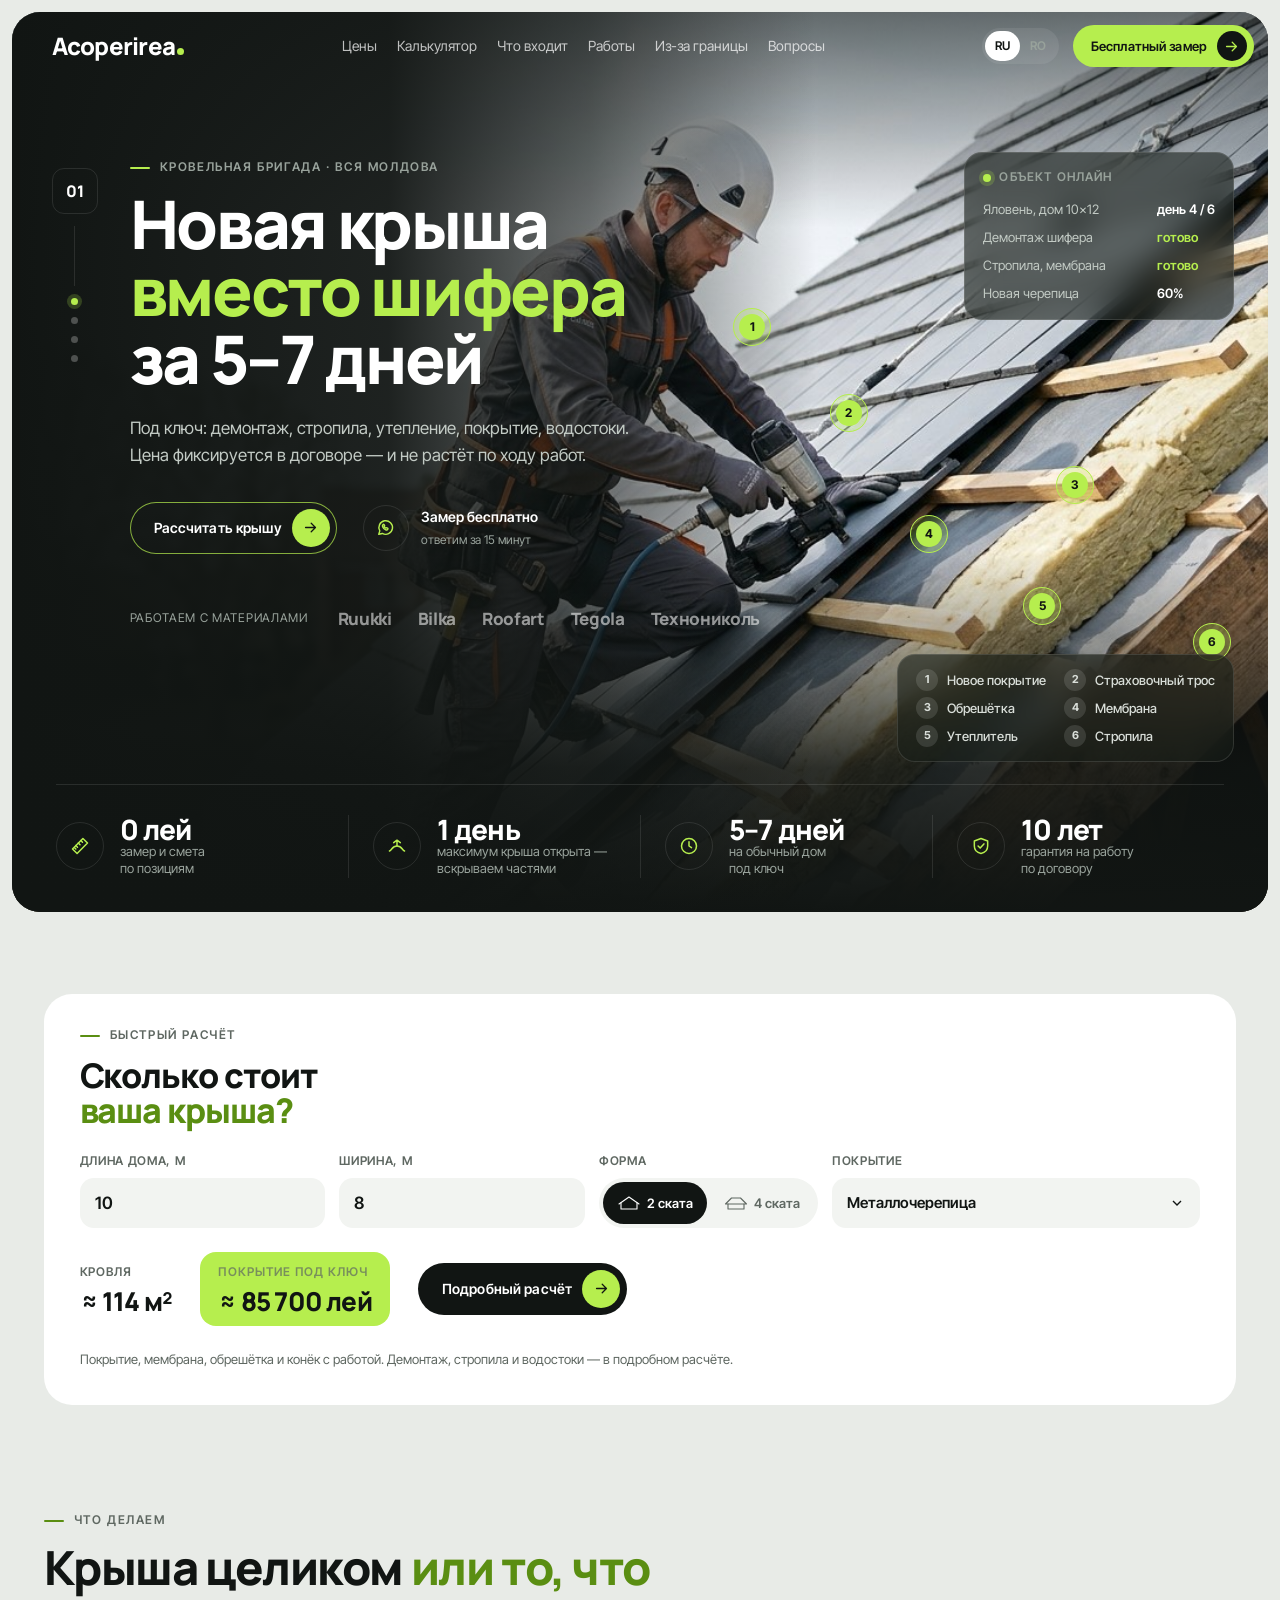
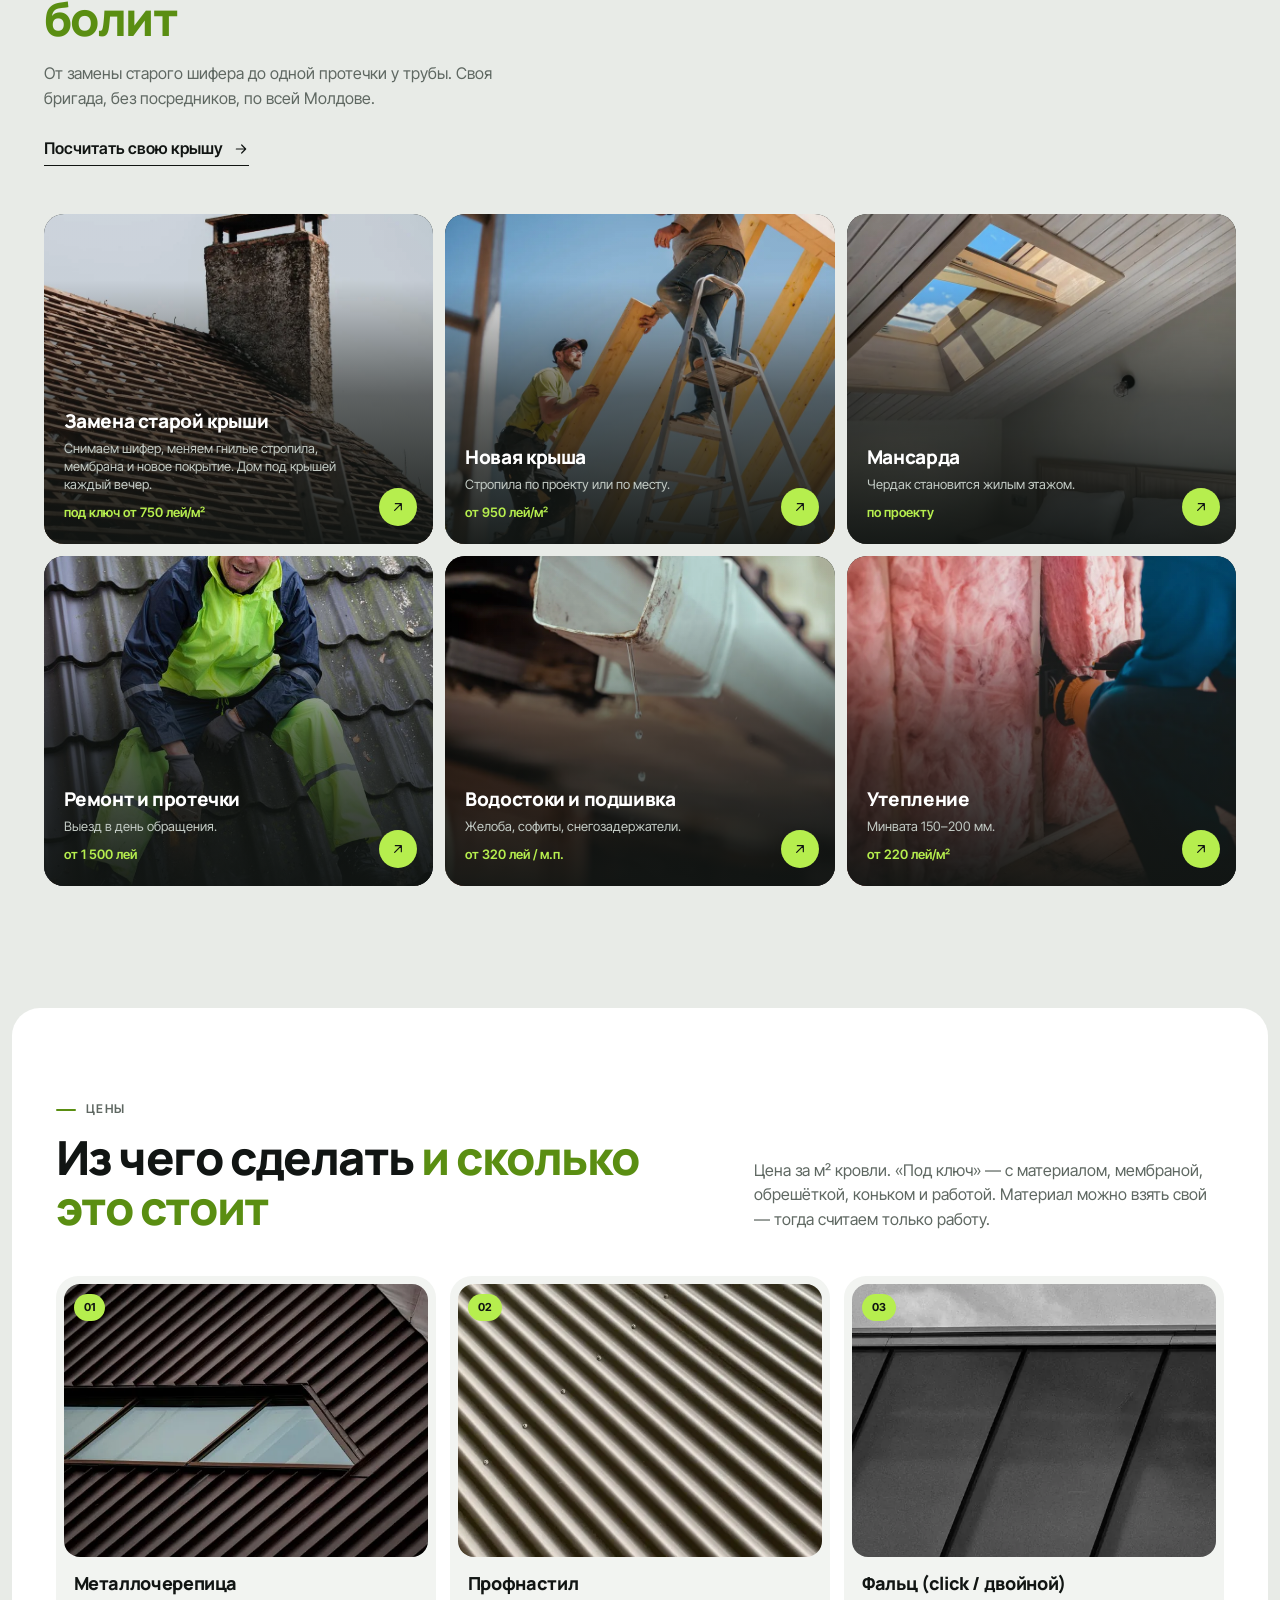
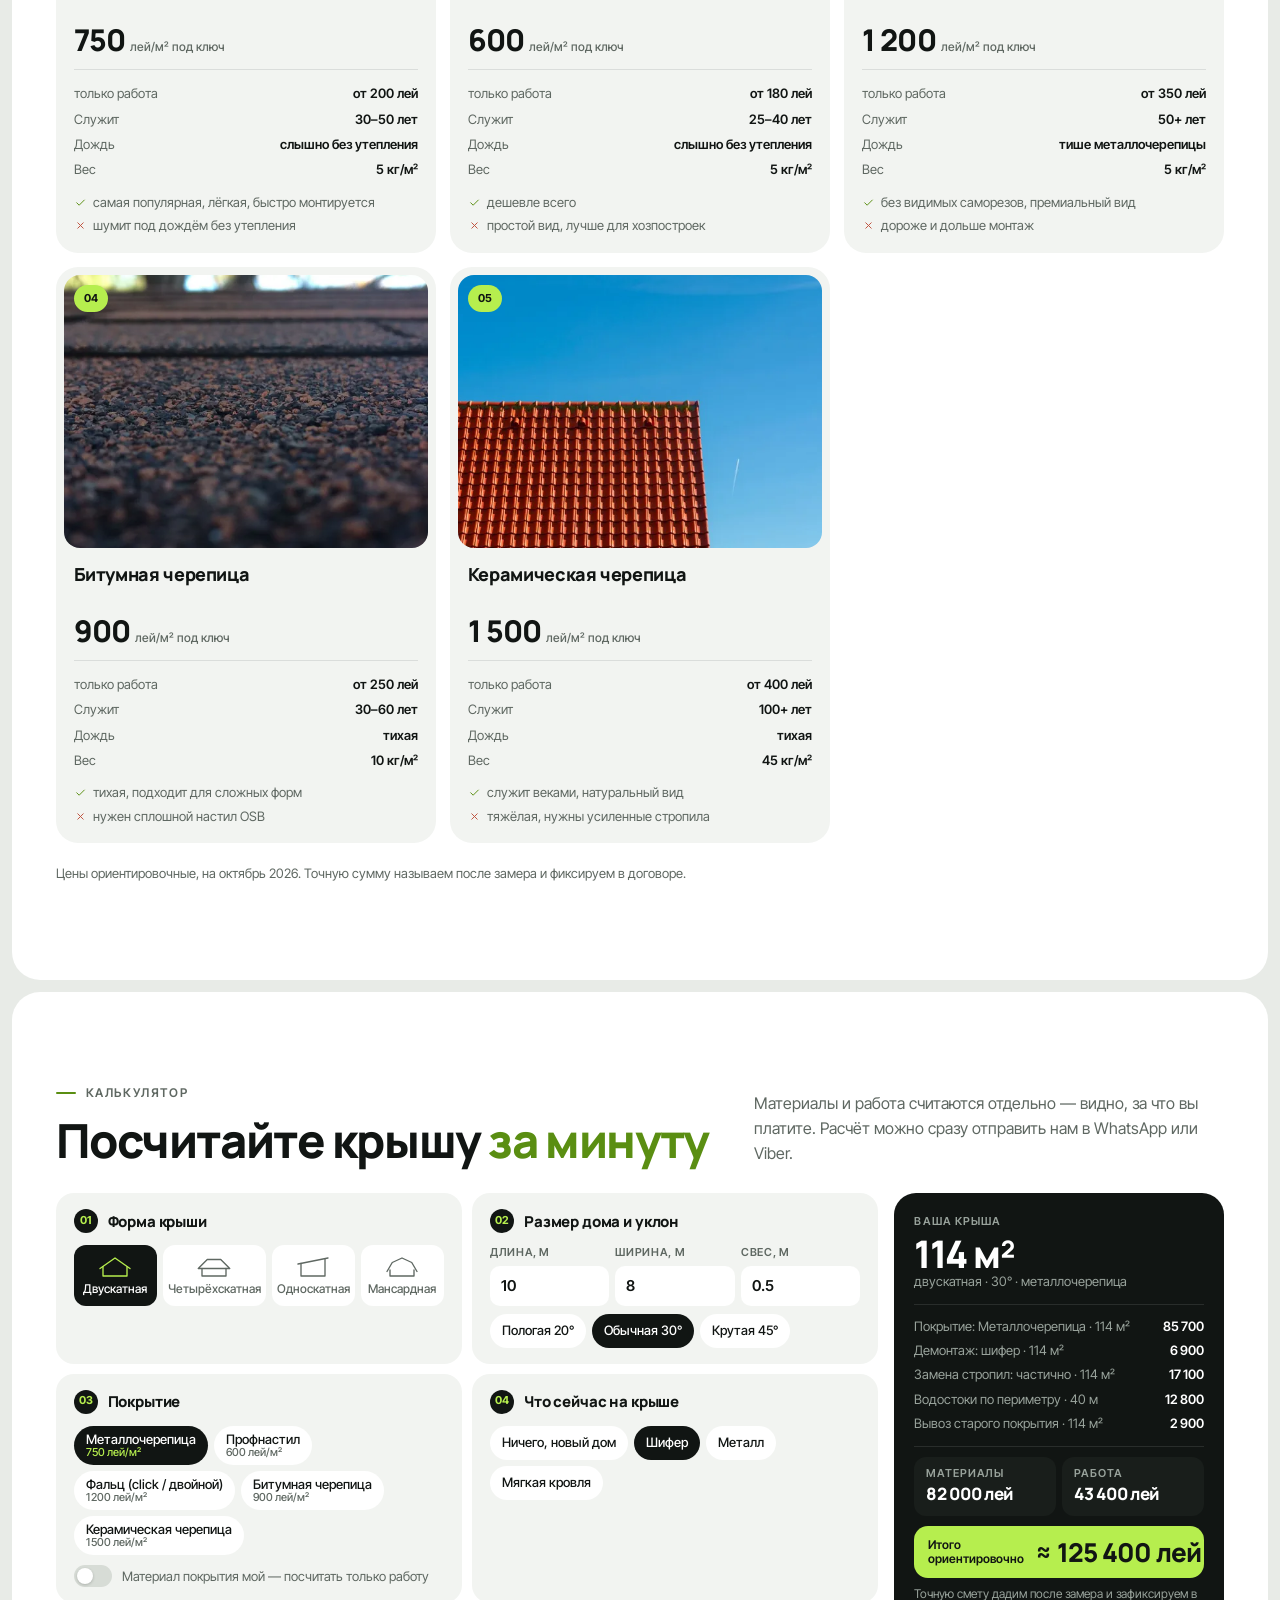
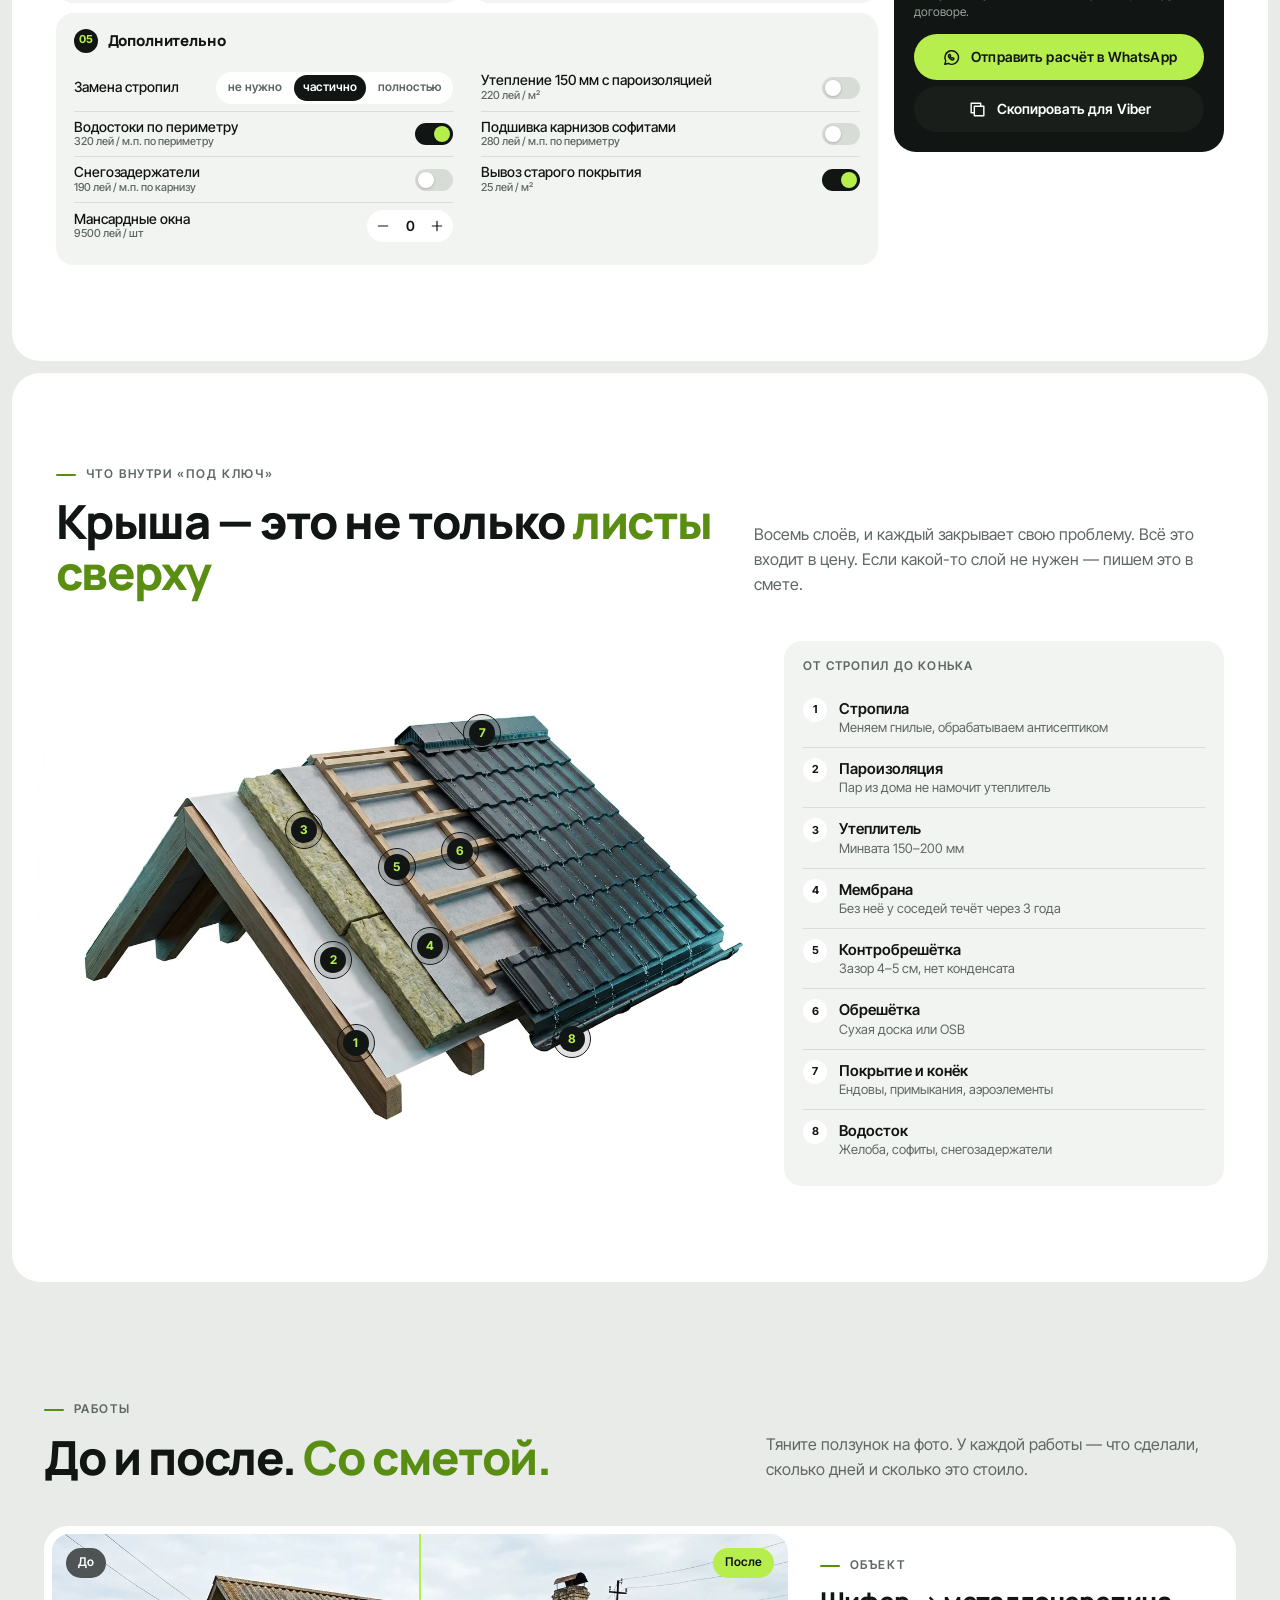
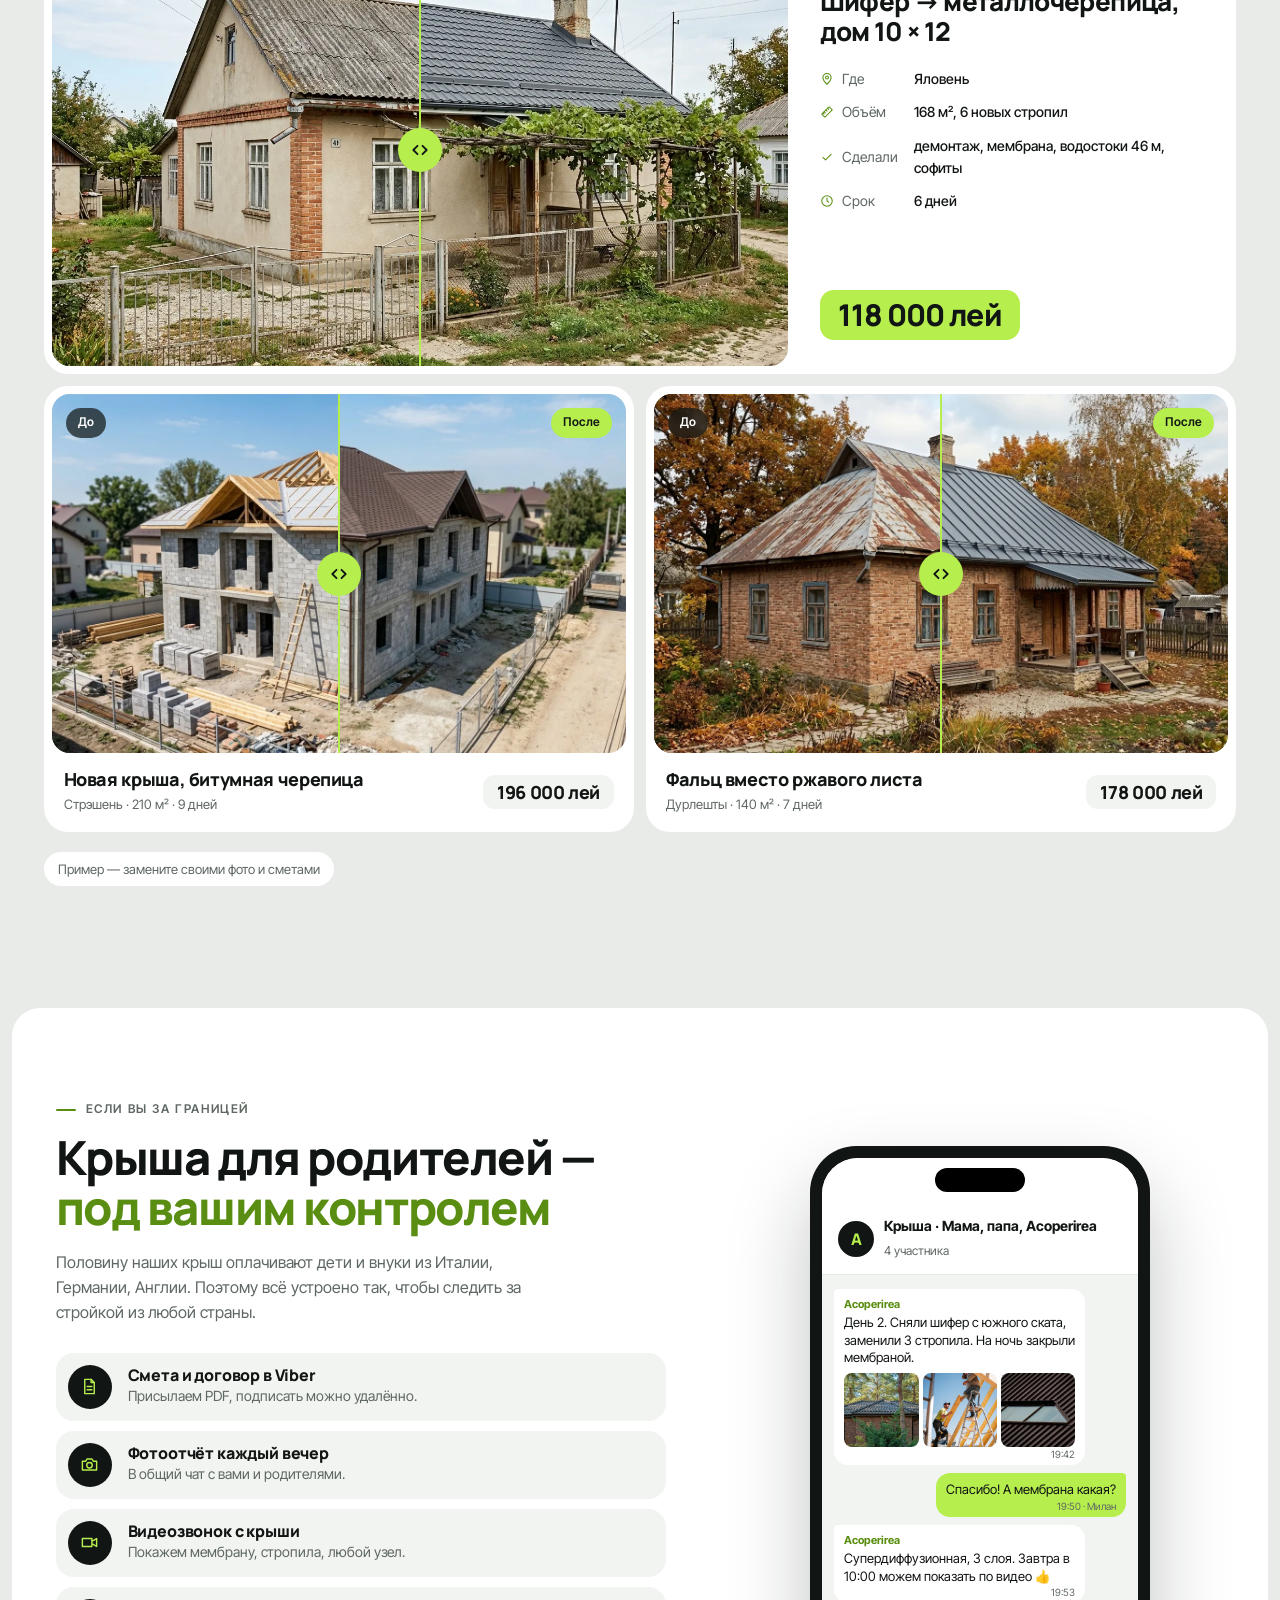
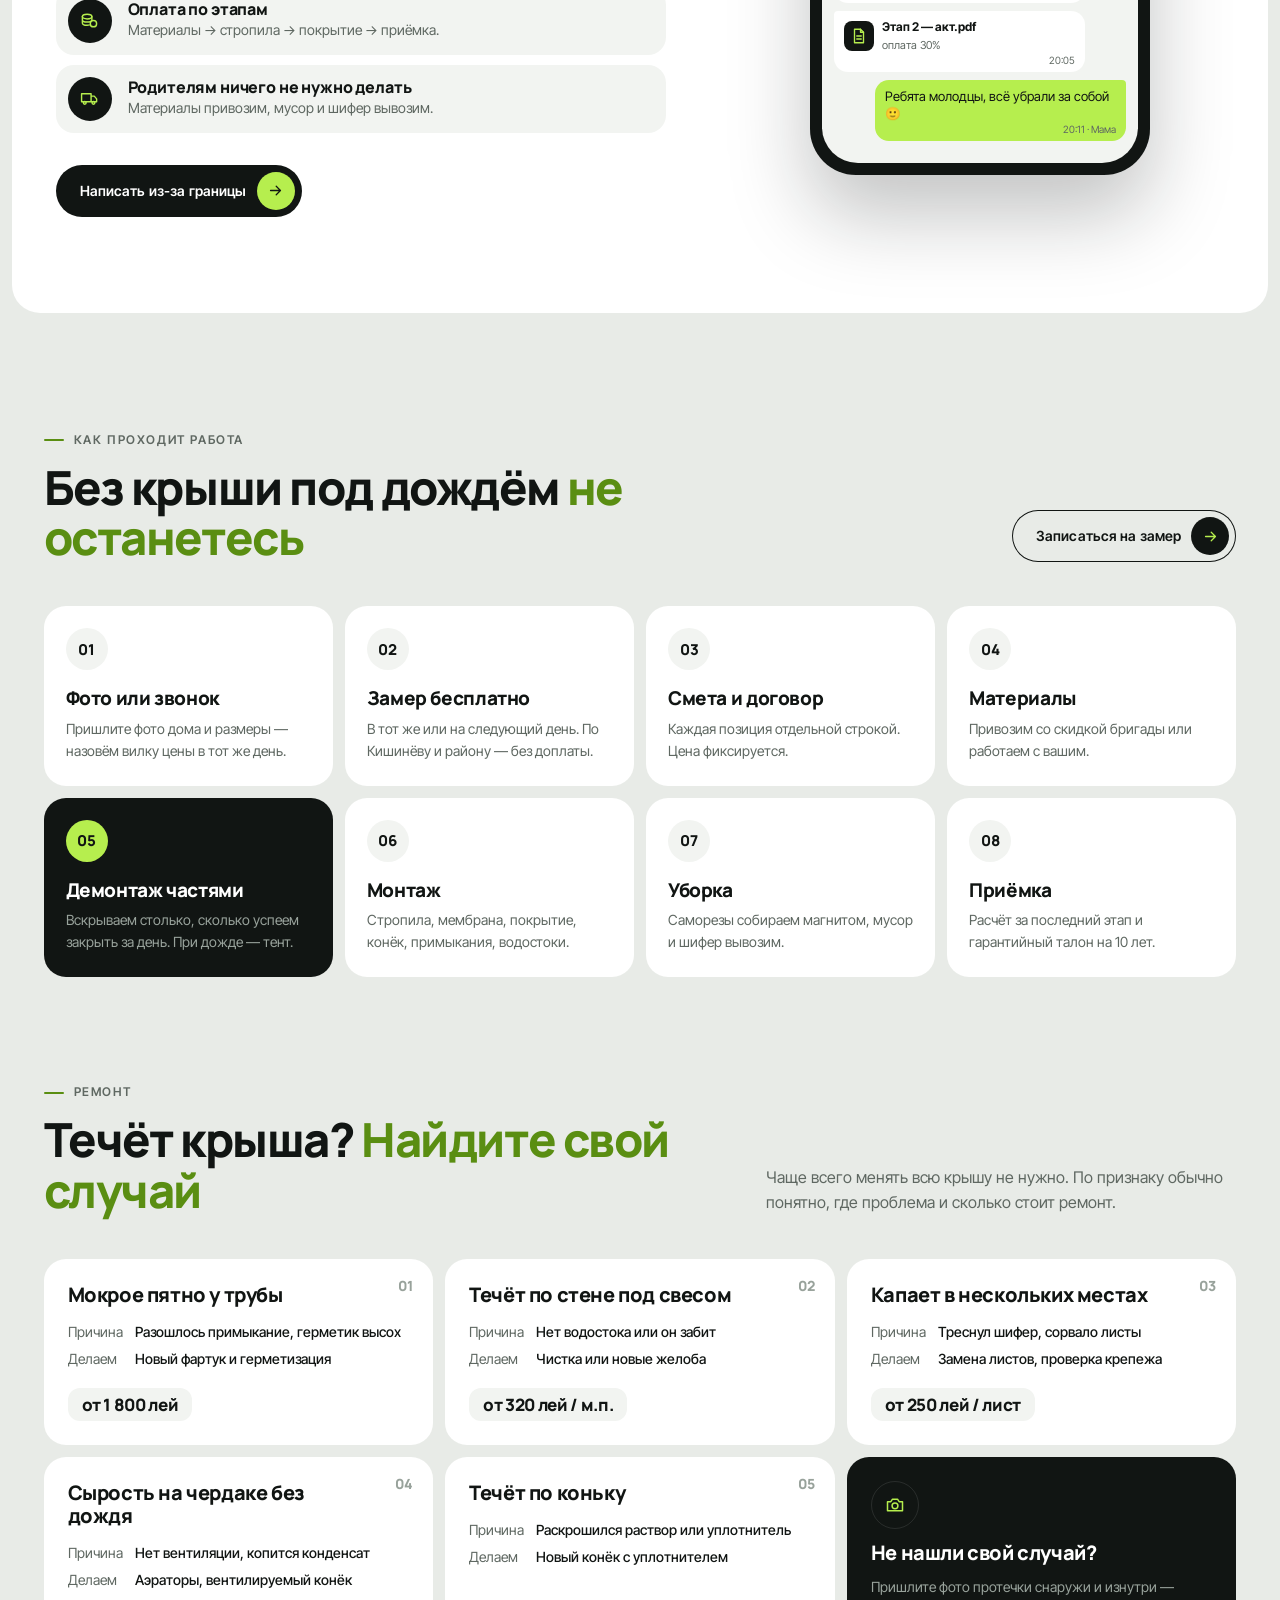
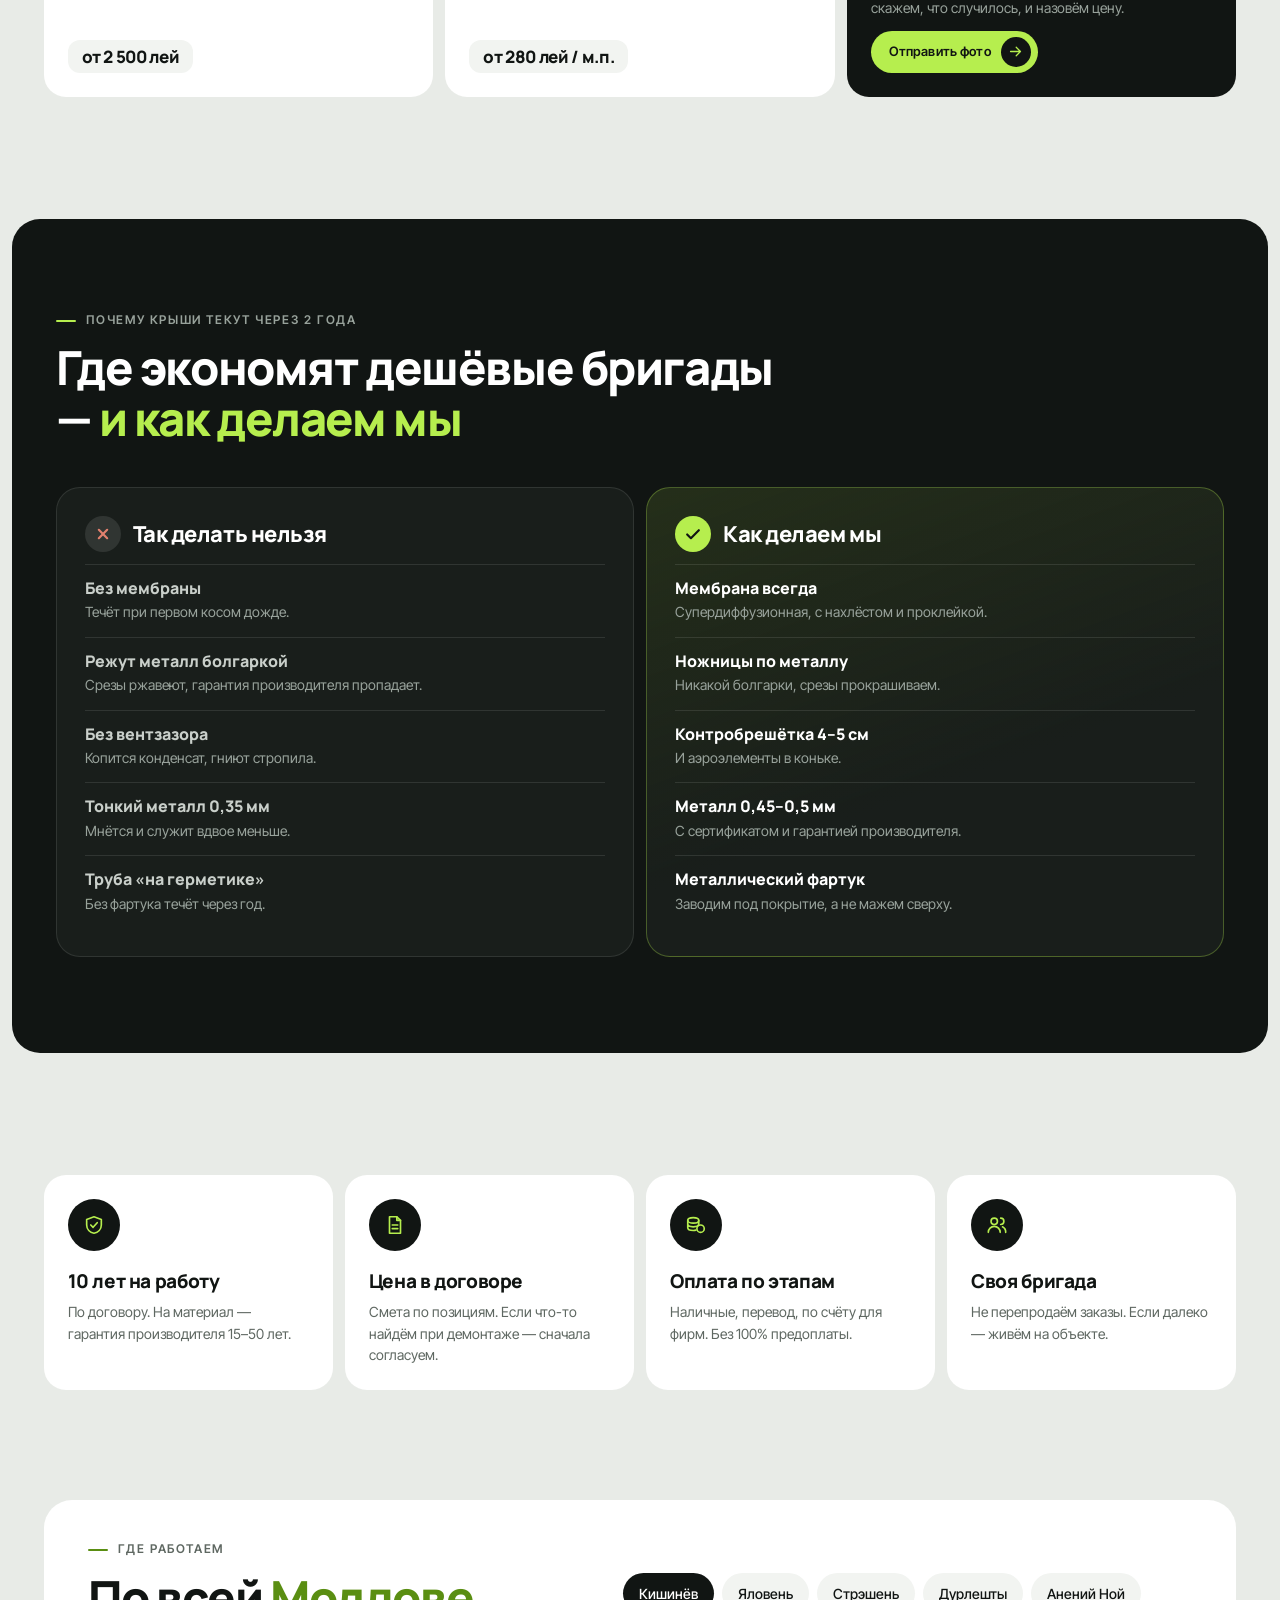
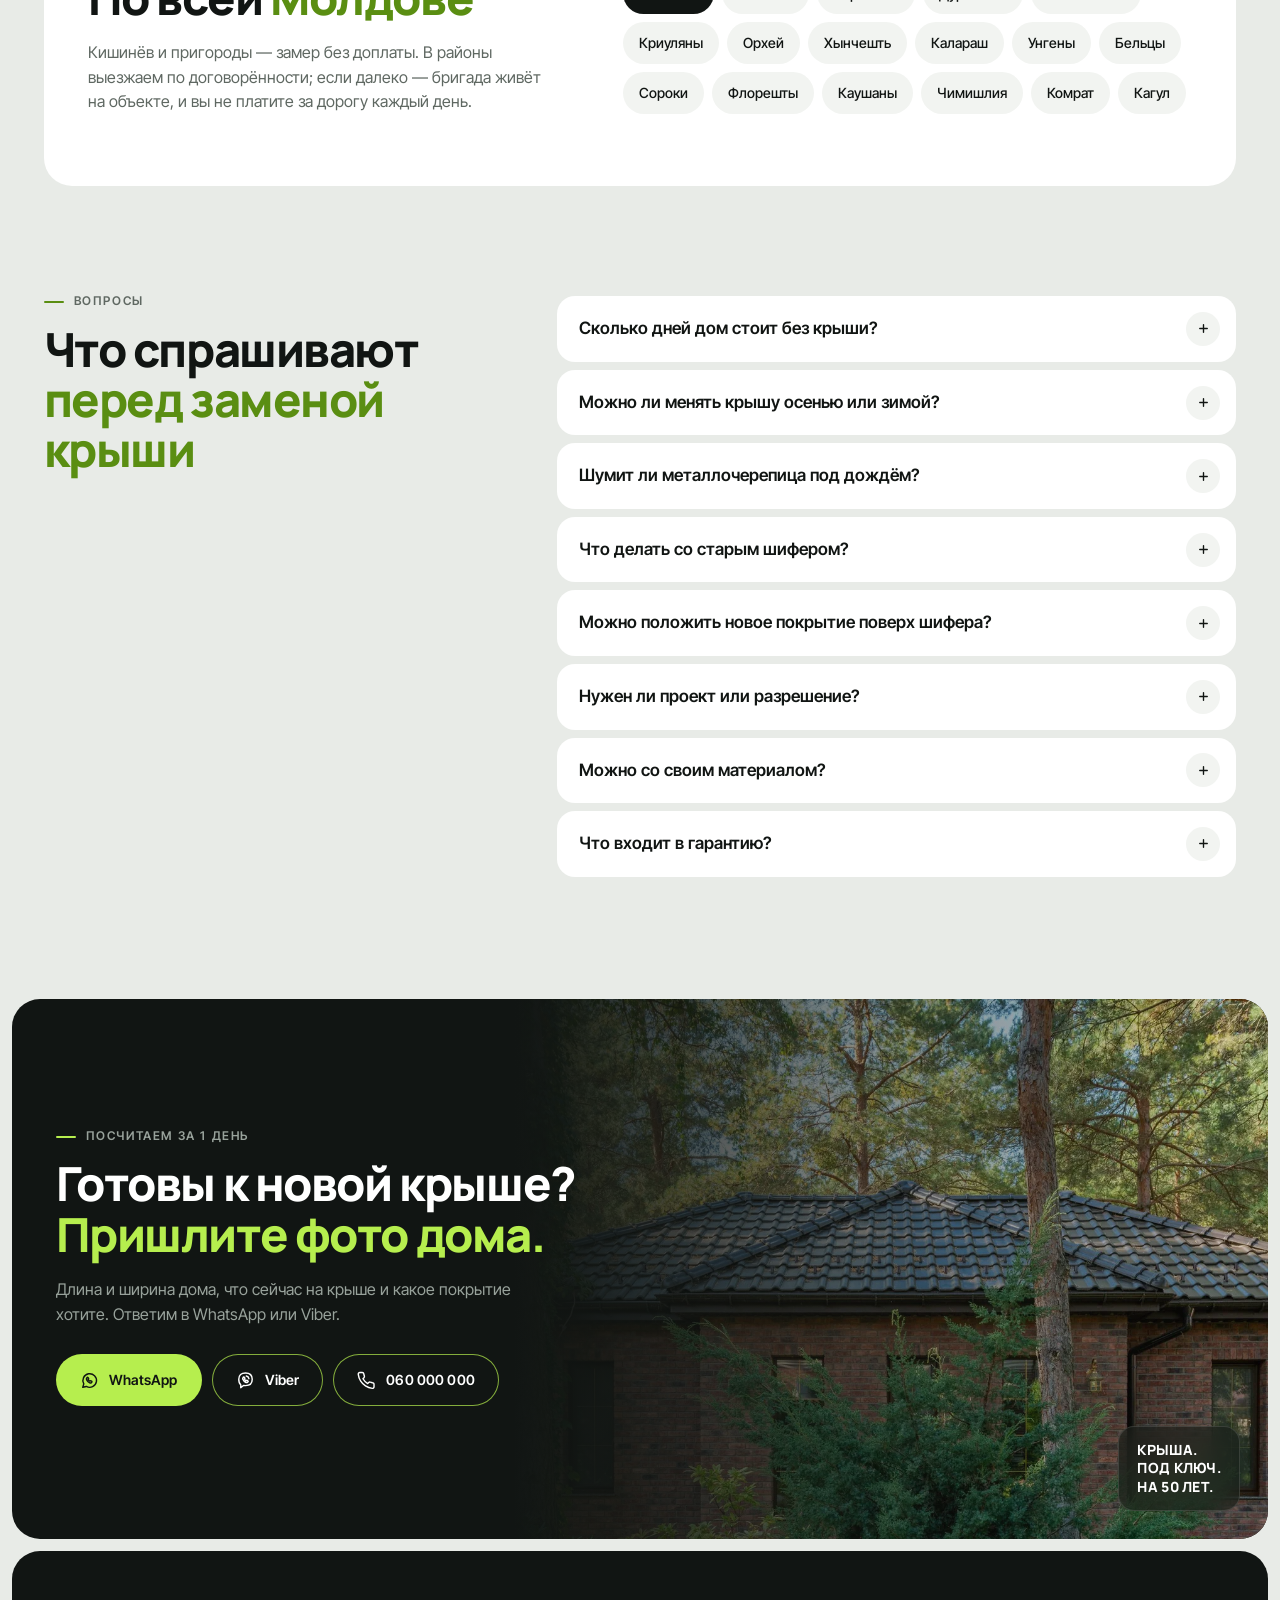
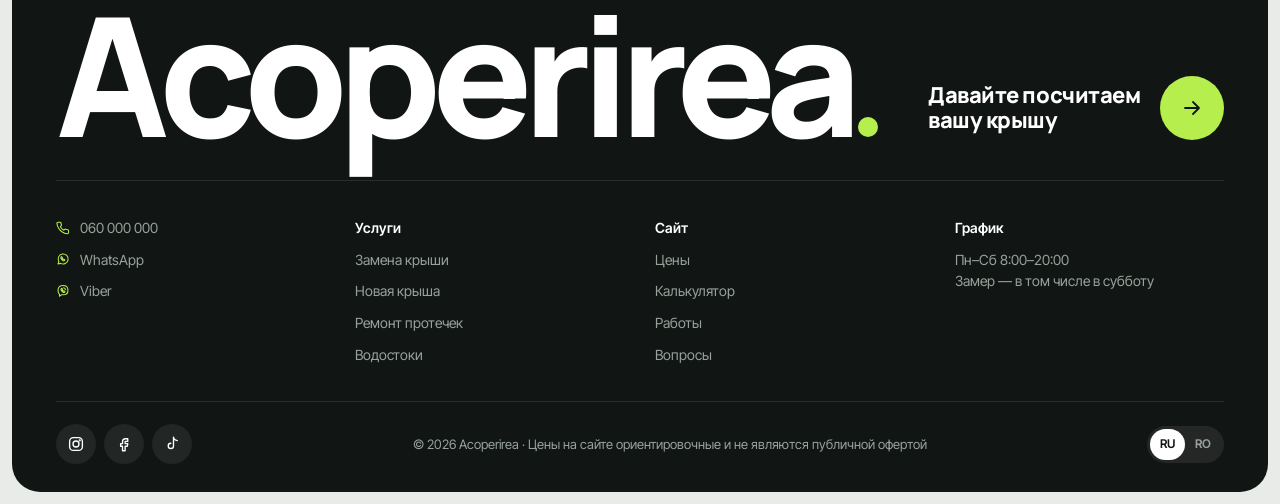
<file: index.html>
<!doctype html>
<html lang="ru">
<head>
<meta charset="utf-8">
<meta name="viewport" content="width=device-width,initial-scale=1">
<title>Замена крыши под ключ за 5–7 дней — Acoperirea · 060 000 000</title>
<meta name="description" content="Новая крыша вместо старого шифера: демонтаж, стропила, утепление, металлочерепица, фальц или битумная черепица, водостоки. Цена в договоре, гарантия 10 лет, работаем по всей Молдове. Посчитайте крышу на сайте.">
<meta property="og:type" content="website">
<meta property="og:locale" content="ru_RU">
<meta property="og:title" content="Новая крыша за 5–7 дней — Acoperirea">
<meta property="og:description" content="Посчитайте крышу на сайте: форма, размер дома, покрытие. Цена под ключ в договоре, фотоотчёт каждый день, гарантия 10 лет.">
<meta property="og:url" content="https://webonix-md.github.io/krovlya/">
<meta property="og:image" content="https://webonix-md.github.io/krovlya/img/og/og-square-ru-2.jpg">
<meta property="og:image:width" content="1200">
<meta property="og:image:height" content="1200">
<meta name="theme-color" content="#121614">
<link rel="icon" href="favicon.svg" type="image/svg+xml">
<link rel="alternate" hreflang="ru" href="index.html">
<link rel="alternate" hreflang="ro" href="ro.html">
<link rel="preload" href="fonts/Manrope-ExtraBold.woff2" as="font" type="font/woff2" crossorigin>
<link rel="preload" href="fonts/InterTight-Regular.woff2" as="font" type="font/woff2" crossorigin>
<link rel="preload" href="img/hero-house.jpg" as="image">
<link rel="stylesheet" href="style.css?v=23">
<script type="application/ld+json">
{"@context":"https://schema.org","@type":"RoofingContractor","name":"Acoperirea","description":"Кровельные работы под ключ: замена крыши, новые крыши, мансарды, водостоки. Вся Молдова","telephone":"+37360000000","priceRange":"от 600 MDL/м²","areaServed":"Moldova","address":{"@type":"PostalAddress","addressLocality":"Chișinău","addressCountry":"MD"},"openingHours":"Mo-Sa 08:00-20:00"}
</script>
</head>
<body>

<!-- ============ ИКОНКИ ============ -->
<svg width="0" height="0" style="position:absolute" aria-hidden="true">
  <symbol id="i-arrow" viewBox="0 0 24 24"><path d="M5 12h14M13 6l6 6-6 6"/></symbol>
  <symbol id="i-ne" viewBox="0 0 24 24"><path d="M7 17L17 7M8 7h9v9"/></symbol>
  <symbol id="i-plus" viewBox="0 0 24 24"><path d="M12 5v14M5 12h14"/></symbol>
  <symbol id="i-minus" viewBox="0 0 24 24"><path d="M5 12h14"/></symbol>
  <symbol id="i-menu" viewBox="0 0 24 24"><path d="M4 8h16M4 16h16"/></symbol>
  <symbol id="i-check" viewBox="0 0 24 24"><path d="M5 12.5l4.5 4.5L19 7.5"/></symbol>
  <symbol id="i-x" viewBox="0 0 24 24"><path d="M7 7l10 10M17 7L7 17"/></symbol>
  <symbol id="i-play" viewBox="0 0 24 24"><path d="M8 5.5v13l10-6.5z"/></symbol>
  <symbol id="i-phone" viewBox="0 0 24 24"><path d="M21.5 16.9v3a2 2 0 0 1-2.2 2 19.8 19.8 0 0 1-8.6-3.1 19.5 19.5 0 0 1-6-6A19.8 19.8 0 0 1 1.6 4.2 2 2 0 0 1 3.6 2h3a2 2 0 0 1 2 1.7c.1.9.4 1.8.7 2.7a2 2 0 0 1-.5 2.1L7.5 9.8a16 16 0 0 0 6 6l1.3-1.3a2 2 0 0 1 2.1-.4c.9.3 1.8.6 2.7.7a2 2 0 0 1 1.9 2.1z"/></symbol>
  <symbol id="i-wa" viewBox="0 0 24 24"><path d="M3.5 20.5l1.3-4.2A8.6 8.6 0 1 1 8 19.5z"/><path d="M9 8.2c.3-.3.7-.3 1 0l.8 1.1c.2.3.2.7-.1 1l-.4.4c.4.9 1.2 1.7 2.1 2.1l.4-.4c.3-.3.7-.3 1-.1l1.1.8c.3.3.3.7 0 1l-.6.6c-.5.5-1.3.6-2 .3a7.4 7.4 0 0 1-4-4c-.3-.7-.2-1.5.3-2z"/></symbol>
  <symbol id="i-viber" viewBox="0 0 24 24"><path d="M12 2.5c5.2 0 8.5 2.4 8.5 8s-3.3 8-8.5 8c-.9 0-1.7-.1-2.5-.2L6 21v-3.5c-1.8-1.3-2.5-3.6-2.5-7 0-5.6 3.3-8 8.5-8z"/><path d="M9.3 7.7c.3-.3.7-.3 1 0l.8 1.1c.2.3.2.7-.1 1l-.4.4c.4.9 1.2 1.7 2.1 2.1l.4-.4c.3-.3.7-.3 1-.1l1.1.8c.3.3.3.7 0 1l-.6.6c-.5.5-1.3.6-2 .3a7.4 7.4 0 0 1-4-4c-.3-.7-.2-1.5.3-2zM13 6.4a4 4 0 0 1 3.3 3.3"/></symbol>
  <symbol id="i-ruler" viewBox="0 0 24 24"><path d="M3 15.5L15.5 3 21 8.5 8.5 21z"/><path d="M7 11.5l2 2M10 8.5l2 2M13 5.5l2 2M5.5 14l1.5 1.5"/></symbol>
  <symbol id="i-clock" viewBox="0 0 24 24"><circle cx="12" cy="12" r="9"/><path d="M12 7v5l3 2"/></symbol>
  <symbol id="i-shield" viewBox="0 0 24 24"><path d="M12 3l8 3v6c0 4.5-3.4 8-8 9-4.6-1-8-4.5-8-9V6z"/><path d="M8.5 12l2.5 2.5 4.5-5"/></symbol>
  <symbol id="i-tarp" viewBox="0 0 24 24"><path d="M3 18c3-1 3-6 9-6s6 5 9 6"/><path d="M12 12V5M8 8l4-3 4 3"/></symbol>
  <symbol id="i-doc" viewBox="0 0 24 24"><path d="M6 3h8l4 4v14H6z"/><path d="M14 3v4h4M9 12h6M9 16h6"/></symbol>
  <symbol id="i-coins" viewBox="0 0 24 24"><ellipse cx="9" cy="7" rx="6" ry="3"/><path d="M3 7v4c0 1.7 2.7 3 6 3s6-1.3 6-3V7M3 11v4c0 1.7 2.7 3 6 3 1 0 2-.1 2.8-.4"/><circle cx="17" cy="16" r="4"/></symbol>
  <symbol id="i-team" viewBox="0 0 24 24"><circle cx="9" cy="8" r="3.5"/><path d="M2.5 20a6.5 6.5 0 0 1 13 0M16 4.5a3.5 3.5 0 0 1 0 7M18 14a6.5 6.5 0 0 1 3.5 6"/></symbol>
  <symbol id="i-camera" viewBox="0 0 24 24"><path d="M3 8h4l2-3h6l2 3h4v11H3z"/><circle cx="12" cy="13" r="3.5"/></symbol>
  <symbol id="i-video" viewBox="0 0 24 24"><path d="M3 7h12v10H3zM15 10.5l6-3.5v10l-6-3.5"/></symbol>
  <symbol id="i-truck" viewBox="0 0 24 24"><path d="M2 6h12v10H2zM14 9h4l3 3.5V16h-7"/><circle cx="6" cy="17.5" r="1.8"/><circle cx="17" cy="17.5" r="1.8"/></symbol>
  <symbol id="i-copy" viewBox="0 0 24 24"><path d="M8 8h12v12H8z"/><path d="M16 8V4H4v12h4"/></symbol>
  <symbol id="i-pin" viewBox="0 0 24 24"><path d="M12 21s7-6.2 7-11.5a7 7 0 0 0-14 0C5 14.8 12 21 12 21z"/><circle cx="12" cy="9.5" r="2.5"/></symbol>
  <symbol id="i-insta" viewBox="0 0 24 24"><rect x="3.5" y="3.5" width="17" height="17" rx="5"/><circle cx="12" cy="12" r="4"/><circle cx="17" cy="7" r=".6"/></symbol>
  <symbol id="i-fb" viewBox="0 0 24 24"><path d="M14 8.5h3V5h-3a4 4 0 0 0-4 4v2.5H7.5V15H10v6h3.5v-6h3l.5-3.5h-3.5V9a.5.5 0 0 1 .5-.5z"/></symbol>
  <symbol id="i-tiktok" viewBox="0 0 24 24"><path d="M14 3v11.5a3.5 3.5 0 1 1-3.5-3.5M14 3c.5 2.7 2.3 4.3 5 4.5"/></symbol>
  <symbol id="r-gable" viewBox="0 0 48 32"><path d="M4 18L24 4l20 14"/><path d="M8 15.5V28h32V15.5"/></symbol>
  <symbol id="r-hip" viewBox="0 0 48 32"><path d="M3 18L15 6h18l12 12z"/><path d="M8 18v10h32V18"/></symbol>
  <symbol id="r-mono" viewBox="0 0 48 32"><path d="M4 12L44 4"/><path d="M8 11.2V28h32V5.8"/></symbol>
  <symbol id="r-mansard" viewBox="0 0 48 32"><path d="M4 22l7-12 13-6 13 6 7 12"/><path d="M8 20v8h32v-8"/></symbol>
</svg>

<!-- ============ ШАПКА ============ -->
<header class="hdr" id="top">
  <div class="hdr__in">
    <a class="logo" href="#top" aria-label="Acoperirea — на главную">Acoperirea<i></i></a>
    <nav class="nav" id="nav" aria-label="Меню">
      <a href="#prices">Цены</a>
      <a href="#calc">Калькулятор</a>
      <a href="#pie">Что входит</a>
      <a href="#works">Работы</a>
      <a href="#abroad">Из-за границы</a>
      <a href="#faq">Вопросы</a>
    </nav>
    <div class="hdr__act">
      <div class="lang"><a class="is-on" href="index.html" hreflang="ru">RU</a><a href="ro.html" hreflang="ro">RO</a></div>
      <a class="hdr__tel" href="tel:+37360000000"><svg><use href="#i-phone"/></svg>060 000 000</a>
      <a class="btn btn--lime btn--sm hdr__cta" data-wa="hero" href="https://wa.me/37360000000" target="_blank" rel="noopener">Бесплатный замер<span class="btn__ic"><svg><use href="#i-arrow"/></svg></span></a>
      <button class="burger" id="burger" aria-label="Меню" aria-expanded="false"><svg><use href="#i-menu"/></svg></button>
    </div>
  </div>
</header>

<main>

<!-- ============ 1. ПЕРВЫЙ ЭКРАН ============ -->
<section class="hero panel panel--dark" id="hero">
  <figure class="hero__img">
    <img src="img/hero-house.jpg" width="1376" height="768" alt="Кровельщик со страховкой укладывает новое покрытие, видны обрешётка, утеплитель и стропила">
  </figure>
  <svg class="hero__lines" aria-hidden="true"></svg>

  <div class="hero__rail" aria-hidden="true"><b>01</b><span></span><i class="is-on"></i><i></i><i></i><i></i></div>

  <div class="hero__body">
    <p class="kick">Кровельная бригада · вся Молдова</p>
    <h1 class="hero__title">Новая крыша <em>вместо шифера</em> за 5–7 дней</h1>
    <p class="hero__sub">Под ключ: демонтаж, стропила, утепление, покрытие, водостоки. Цена фиксируется в договоре — и не растёт по ходу работ.</p>
    <div class="hero__btns">
      <a class="btn btn--outline" href="#calc">Рассчитать крышу<span class="btn__ic"><svg><use href="#i-arrow"/></svg></span></a>
      <a class="play" data-wa="hero" href="https://wa.me/37360000000" target="_blank" rel="noopener"><span><svg><use href="#i-wa"/></svg></span>Замер бесплатно<small>ответим за 15 минут</small></a>
    </div>
    <div class="hero__brands"><span>Работаем с материалами</span><b>Ruukki</b><b>Bilka</b><b>Roofart</b><b>Tegola</b><b>Технониколь</b></div>
  </div>

  <!-- стеклянные карточки на фото -->
  <div class="glass glass--status" aria-hidden="true">
    <p class="glass__hd"><i></i>Объект онлайн</p>
    <dl>
      <dt>Яловень, дом 10×12</dt><dd>день 4 / 6</dd>
      <dt>Демонтаж шифера</dt><dd class="ok">готово</dd>
      <dt>Стропила, мембрана</dt><dd class="ok">готово</dd>
      <dt>Новая черепица</dt><dd>60%</dd>
    </dl>
  </div>
  <ol class="glass glass--list">
    <li class="callout" data-x="68" data-y="35"><b>1</b><strong>Новое покрытие</strong></li>
    <li class="callout" data-x="74" data-y="44.5"><b>2</b><strong>Страховочный трос</strong></li>
    <li class="callout" data-x="88" data-y="52.5"><b>3</b><strong>Обрешётка</strong></li>
    <li class="callout" data-x="79" data-y="58"><b>4</b><strong>Мембрана</strong></li>
    <li class="callout" data-x="86" data-y="66"><b>5</b><strong>Утеплитель</strong></li>
    <li class="callout" data-x="96.5" data-y="70"><b>6</b><strong>Стропила</strong></li>
  </ol>

  <div class="stats">
    <div class="stat"><span class="stat__ic"><svg><use href="#i-ruler"/></svg></span><b>0 лей</b><small>замер и смета<br>по позициям</small></div>
    <div class="stat"><span class="stat__ic"><svg><use href="#i-tarp"/></svg></span><b>1 день</b><small>максимум крыша открыта —<br>вскрываем частями</small></div>
    <div class="stat"><span class="stat__ic"><svg><use href="#i-clock"/></svg></span><b>5–7 дней</b><small>на обычный дом<br>под ключ</small></div>
    <div class="stat"><span class="stat__ic"><svg><use href="#i-shield"/></svg></span><b>10 лет</b><small>гарантия на работу<br>по договору</small></div>
  </div>
</section>

<!-- ============ МИНИ-РАСЧЁТ ============ -->
<section class="quick" aria-label="Быстрый расчёт">
  <div class="wrap">
    <div class="quick__card" id="qcalc">
      <div class="quick__t">
        <p class="kick kick--dark">Быстрый расчёт</p>
        <h2>Сколько стоит <em>ваша крыша?</em></h2>
      </div>
      <div class="quick__f">
        <label class="fld"><span>Длина дома, м</span><input type="number" id="qL" value="10" min="4" max="40" step="0.5" inputmode="decimal"></label>
        <label class="fld"><span>Ширина, м</span><input type="number" id="qW" value="8" min="4" max="30" step="0.5" inputmode="decimal"></label>
        <div class="fld"><span>Форма</span>
          <div class="seg" role="radiogroup" aria-label="Форма крыши">
            <button type="button" class="is-on" data-qshape="gable" aria-pressed="true"><svg><use href="#r-gable"/></svg>2 ската</button>
            <button type="button" data-qshape="hip" aria-pressed="false"><svg><use href="#r-hip"/></svg>4 ската</button>
          </div>
        </div>
        <label class="fld fld--sel"><span>Покрытие</span><select id="qCov"></select></label>
      </div>
      <div class="quick__res">
        <div><span>Кровля</span><b id="qArea">≈ 114 м²</b></div>
        <div class="quick__sum"><span>Покрытие под ключ</span><b id="qSum">≈ 85 700 лей</b></div>
        <a class="btn btn--dark" href="#calc">Подробный расчёт<span class="btn__ic"><svg><use href="#i-arrow"/></svg></span></a>
      </div>
      <p class="quick__note">Покрытие, мембрана, обрешётка и конёк с работой. Демонтаж, стропила и водостоки — в подробном расчёте.</p>
    </div>
  </div>
</section>

<!-- ============ 3. ЧТО ДЕЛАЕМ ============ -->
<section class="sec" id="services">
  <div class="wrap svc">
    <div class="svc__intro">
      <p class="kick kick--dark">Что делаем</p>
      <h2 class="h2">Крыша целиком <em>или то, что болит</em></h2>
      <p class="lead">От замены старого шифера до одной протечки у трубы. Своя бригада, без посредников, по всей Молдове.</p>
      <a class="link" href="#calc">Посчитать свою крышу<svg><use href="#i-arrow"/></svg></a>
    </div>
    <div class="svc__grid">
      <article class="card card--big"><img src="img/svc-repair.webp" alt="Старая черепичная крыша с трубой во время ремонта" loading="lazy" width="900" height="700"><div class="card__b"><h3>Замена старой крыши</h3><p>Снимаем шифер, меняем гнилые стропила, мембрана и новое покрытие. Дом под крышей каждый вечер.</p><span class="card__price">под ключ от 750 лей/м²</span></div><span class="card__go"><svg><use href="#i-ne"/></svg></span></article>
      <article class="card"><img src="img/svc-new.webp" alt="Монтаж стропильной системы на новом доме" loading="lazy" width="900" height="1100"><div class="card__b"><h3>Новая крыша</h3><p>Стропила по проекту или по месту.</p><span class="card__price">от 950 лей/м²</span></div><span class="card__go"><svg><use href="#i-ne"/></svg></span></article>
      <article class="card"><img src="img/svc-mansard.webp" alt="Мансарда с мансардным окном" loading="lazy" width="900" height="700"><div class="card__b"><h3>Мансарда</h3><p>Чердак становится жилым этажом.</p><span class="card__price">по проекту</span></div><span class="card__go"><svg><use href="#i-ne"/></svg></span></article>
      <article class="card"><img src="img/svc-replace.jpg" alt="Старая черепичная крыша с трубой во время ремонта" loading="lazy" width="900" height="700"><div class="card__b"><h3>Ремонт и протечки</h3><p>Выезд в день обращения.</p><span class="card__price">от 1 500 лей</span></div><span class="card__go"><svg><use href="#i-ne"/></svg></span></article>
      <article class="card"><img src="img/svc-gutters.webp" alt="Водосточный желоб под краем крыши" loading="lazy" width="900" height="1100"><div class="card__b"><h3>Водостоки и подшивка</h3><p>Желоба, софиты, снегозадержатели.</p><span class="card__price">от 320 лей / м.п.</span></div><span class="card__go"><svg><use href="#i-ne"/></svg></span></article>
      <article class="card"><img src="img/svc-insulation.webp" alt="Монтаж утеплителя между балками" loading="lazy" width="900" height="700"><div class="card__b"><h3>Утепление</h3><p>Минвата 150–200 мм.</p><span class="card__price">от 220 лей/м²</span></div><span class="card__go"><svg><use href="#i-ne"/></svg></span></article>
    </div>
  </div>
</section>

<!-- ============ 4. ПОКРЫТИЯ ============ -->
<section class="panel panel--light sec sec--prices" id="prices">
  <div class="wrap wrap--full">
    <div class="head">
      <div><p class="kick kick--dark">Цены</p><h2 class="h2">Из чего сделать <em>и сколько это стоит</em></h2></div>
      <p class="lead">Цена за м² кровли. «Под ключ» — с материалом, мембраной, обрешёткой, коньком и работой. Материал можно взять свой — тогда считаем только работу.</p>
    </div>
    <div class="cmp" id="cmp"></div>
    <p class="note">Цены ориентировочные, на октябрь 2026. Точную сумму называем после замера и фиксируем в договоре.</p>
  </div>
</section>

<!-- ============ 5. КАЛЬКУЛЯТОР ============ -->
<section class="panel panel--light sec sec--calc" id="calc">
  <div class="wrap">
    <div class="head">
      <div><p class="kick kick--dark">Калькулятор</p><h2 class="h2">Посчитайте крышу <em>за минуту</em></h2></div>
      <p class="lead">Материалы и работа считаются отдельно — видно, за что вы платите. Расчёт можно сразу отправить нам в WhatsApp или Viber.</p>
    </div>
    <div class="calc">
      <div class="calc__form">
        <div class="cstep">
          <p class="cstep__t"><b>01</b>Форма крыши</p>
          <div class="shapes" role="radiogroup" aria-label="Форма крыши">
            <button type="button" class="shape is-on" data-shape="gable" aria-pressed="true"><svg><use href="#r-gable"/></svg><span>Двускатная</span></button>
            <button type="button" class="shape" data-shape="hip" aria-pressed="false"><svg><use href="#r-hip"/></svg><span>Четырёхскатная</span></button>
            <button type="button" class="shape" data-shape="mono" aria-pressed="false"><svg><use href="#r-mono"/></svg><span>Односкатная</span></button>
            <button type="button" class="shape" data-shape="mansard" aria-pressed="false"><svg><use href="#r-mansard"/></svg><span>Мансардная</span></button>
          </div>
        </div>
        <div class="cstep">
          <p class="cstep__t"><b>02</b>Размер дома и уклон</p>
          <div class="cgrid">
            <label class="fld"><span>Длина, м</span><input type="number" id="cL" value="10" min="4" max="40" step="0.5" inputmode="decimal"></label>
            <label class="fld"><span>Ширина, м</span><input type="number" id="cW" value="8" min="4" max="30" step="0.5" inputmode="decimal"></label>
            <label class="fld"><span>Свес, м</span><input type="number" id="cO" value="0.5" min="0" max="1.2" step="0.1" inputmode="decimal"></label>
          </div>
          <div class="chips" id="slopes" role="radiogroup" aria-label="Уклон крыши"></div>
        </div>
        <div class="cstep">
          <p class="cstep__t"><b>03</b>Покрытие</p>
          <div class="chips" id="covs" role="radiogroup" aria-label="Покрытие"></div>
          <label class="tgl"><input type="checkbox" id="ownMat"><span></span>Материал покрытия мой — посчитать только работу</label>
        </div>
        <div class="cstep">
          <p class="cstep__t"><b>04</b>Что сейчас на крыше</p>
          <div class="chips" id="olds" role="radiogroup" aria-label="Что сейчас на крыше"></div>
        </div>
        <div class="cstep cstep--wide">
          <p class="cstep__t"><b>05</b>Дополнительно</p>
          <div class="opts" id="opts"></div>
        </div>
      </div>
      <aside class="calc__res" aria-live="polite">
        <div class="bill">
          <div class="bill__top">
            <span class="bill__cap">Ваша крыша</span>
            <b class="bill__area" id="rArea">114 м²</b>
            <span class="bill__meta" id="rMeta">двускатная · 30° · металлочерепица</span>
          </div>
          <ul class="bill__lines" id="rLines"></ul>
          <div class="bill__split">
            <div><span>Материалы</span><b id="rMat">—</b></div>
            <div><span>Работа</span><b id="rWork">—</b></div>
          </div>
          <div class="bill__sum"><span>Итого ориентировочно</span><b id="rSum">—</b></div>
          <p class="bill__note" id="rNote">Точную смету дадим после замера и зафиксируем в договоре.</p>
          <a class="btn btn--lime btn--full" id="sendWa" href="https://wa.me/37360000000" target="_blank" rel="noopener"><svg><use href="#i-wa"/></svg>Отправить расчёт в WhatsApp</a>
          <button type="button" class="btn btn--ghost btn--full" id="copyCalc"><svg><use href="#i-copy"/></svg><span>Скопировать для Viber</span></button>
        </div>
      </aside>
    </div>
  </div>
</section>

<!-- ============ 6. КРОВЕЛЬНЫЙ ПИРОГ ============ -->
<section class="panel panel--light panel--pie sec" id="pie">
  <div class="wrap">
    <div class="head">
      <div><p class="kick kick--dark">Что внутри «под ключ»</p><h2 class="h2">Крыша — это не только <em>листы сверху</em></h2></div>
      <p class="lead">Восемь слоёв, и каждый закрывает свою проблему. Всё это входит в цену. Если какой-то слой не нужен — пишем это в смете.</p>
    </div>
    <div class="pie" id="pieStage">
      <svg class="pie__lines" aria-hidden="true"></svg>
      <figure class="pie__img"><img src="img/pie-cutaway.webp" width="1312" height="816" alt="Скатная крыша в разрезе: стропила, пароизоляция, утеплитель, мембрана, обрешётка, металлочерепица" loading="lazy"></figure>
      <div class="glass glass--layers">
        <p class="glass__hd">От стропил до конька</p>
        <ol class="layers">
          <li class="layer" data-x="43" data-y="78"><b>1</b><div><strong>Стропила</strong><p>Меняем гнилые, обрабатываем антисептиком</p></div></li>
          <li class="layer" data-x="40" data-y="60"><b>2</b><div><strong>Пароизоляция</strong><p>Пар из дома не намочит утеплитель</p></div></li>
          <li class="layer" data-x="36" data-y="32"><b>3</b><div><strong>Утеплитель</strong><p>Минвата 150–200 мм</p></div></li>
          <li class="layer" data-x="53" data-y="57"><b>4</b><div><strong>Мембрана</strong><p>Без неё у соседей течёт через 3 года</p></div></li>
          <li class="layer" data-x="48.5" data-y="40"><b>5</b><div><strong>Контробрешётка</strong><p>Зазор 4–5 см, нет конденсата</p></div></li>
          <li class="layer" data-x="57" data-y="36.5"><b>6</b><div><strong>Обрешётка</strong><p>Сухая доска или OSB</p></div></li>
          <li class="layer" data-x="60" data-y="11"><b>7</b><div><strong>Покрытие и конёк</strong><p>Ендовы, примыкания, аэроэлементы</p></div></li>
          <li class="layer" data-x="72" data-y="77"><b>8</b><div><strong>Водосток</strong><p>Желоба, софиты, снегозадержатели</p></div></li>
        </ol>
      </div>
    </div>
  </div>
</section>

<!-- ============ 7. РАБОТЫ ============ -->
<section class="sec" id="works">
  <div class="wrap">
    <div class="head">
      <div><p class="kick kick--dark">Работы</p><h2 class="h2">До и после. <em>Со сметой.</em></h2></div>
      <p class="lead">Тяните ползунок на фото. У каждой работы — что сделали, сколько дней и сколько это стоило.</p>
    </div>
    <div class="works">
      <article class="work work--big">
        <div class="ba" style="--p:50%">
          <img src="img/work-1-after.webp" alt="Дом после замены шифера на металлочерепицу и новых водостоков" loading="lazy" width="1376" height="768">
          <img class="ba__before" src="img/work-1-before.webp" alt="Тот же дом со старой шиферной крышей" loading="lazy" width="1376" height="768">
          <span class="ba__tag ba__tag--l">До</span><span class="ba__tag ba__tag--r">После</span>
          <input class="ba__range" type="range" min="0" max="100" value="50" aria-label="Сравнить до и после">
          <span class="ba__handle" aria-hidden="true"></span>
        </div>
        <div class="work__spec">
          <p class="kick kick--dark">Объект</p>
          <h3>Шифер → металлочерепица, дом 10 × 12</h3>
          <dl>
            <dt><svg><use href="#i-pin"/></svg>Где</dt><dd>Яловень</dd>
            <dt><svg><use href="#i-ruler"/></svg>Объём</dt><dd>168 м², 6 новых стропил</dd>
            <dt><svg><use href="#i-check"/></svg>Сделали</dt><dd>демонтаж, мембрана, водостоки 46 м, софиты</dd>
            <dt><svg><use href="#i-clock"/></svg>Срок</dt><dd>6 дней</dd>
          </dl>
          <p class="work__price">118 000 лей</p>
        </div>
      </article>
      <article class="work">
        <div class="ba" style="--p:50%">
          <img src="img/work-2-after.webp" alt="Двухэтажный дом с новой четырёхскатной крышей из коричневой битумной черепицы" loading="lazy" width="1376" height="768">
          <img class="ba__before" src="img/work-2-before.webp" alt="Тот же дом со стропилами до кровельных работ" loading="lazy" width="1376" height="768">
          <span class="ba__tag ba__tag--l">До</span><span class="ba__tag ba__tag--r">После</span>
          <input class="ba__range" type="range" min="0" max="100" value="50" aria-label="Сравнить до и после">
          <span class="ba__handle" aria-hidden="true"></span>
        </div>
        <div class="work__row"><div><h3>Новая крыша, битумная черепица</h3><p>Стрэшень · 210 м² · 9 дней</p></div><b>196 000 лей</b></div>
      </article>
      <article class="work">
        <div class="ba" style="--p:50%">
          <img src="img/work-3-after.webp" alt="Кирпичный дом с новой фальцевой крышей" loading="lazy" width="1376" height="768">
          <img class="ba__before" src="img/work-3-before.webp" alt="Тот же дом со старой ржавой крышей" loading="lazy" width="1376" height="768">
          <span class="ba__tag ba__tag--l">До</span><span class="ba__tag ba__tag--r">После</span>
          <input class="ba__range" type="range" min="0" max="100" value="50" aria-label="Сравнить до и после">
          <span class="ba__handle" aria-hidden="true"></span>
        </div>
        <div class="work__row"><div><h3>Фальц вместо ржавого листа</h3><p>Дурлешты · 140 м² · 7 дней</p></div><b>178 000 лей</b></div>
      </article>
    </div>
    <p class="note note--tag">Пример — замените своими фото и сметами</p>
  </div>
</section>

<!-- ============ 8. ЗА ГРАНИЦЕЙ ============ -->
<section class="panel panel--light sec" id="abroad">
  <div class="wrap abroad">
    <div>
      <p class="kick kick--dark">Если вы за границей</p>
      <h2 class="h2">Крыша для родителей — <em>под вашим контролем</em></h2>
      <p class="lead lead--flush">Половину наших крыш оплачивают дети и внуки из Италии, Германии, Англии. Поэтому всё устроено так, чтобы следить за стройкой из любой страны.</p>
      <ul class="feat">
        <li><span class="stat__ic"><svg><use href="#i-doc"/></svg></span><div><strong>Смета и договор в Viber</strong><p>Присылаем PDF, подписать можно удалённо.</p></div></li>
        <li><span class="stat__ic"><svg><use href="#i-camera"/></svg></span><div><strong>Фотоотчёт каждый вечер</strong><p>В общий чат с вами и родителями.</p></div></li>
        <li><span class="stat__ic"><svg><use href="#i-video"/></svg></span><div><strong>Видеозвонок с крыши</strong><p>Покажем мембрану, стропила, любой узел.</p></div></li>
        <li><span class="stat__ic"><svg><use href="#i-coins"/></svg></span><div><strong>Оплата по этапам</strong><p>Материалы → стропила → покрытие → приёмка.</p></div></li>
        <li><span class="stat__ic"><svg><use href="#i-truck"/></svg></span><div><strong>Родителям ничего не нужно делать</strong><p>Материалы привозим, мусор и шифер вывозим.</p></div></li>
      </ul>
      <a class="btn btn--dark" data-wa="abroad" href="https://wa.me/37360000000" target="_blank" rel="noopener">Написать из-за границы<span class="btn__ic"><svg><use href="#i-arrow"/></svg></span></a>
    </div>
    <div class="phone" aria-hidden="true">
      <div class="phone__scr">
        <div class="chat__hd"><span class="chat__ava">A</span><div><b>Крыша · Мама, папа, Acoperirea</b><small>4 участника</small></div></div>
        <div class="chat__body">
          <div class="msg msg--in"><span class="msg__who">Acoperirea</span>День 2. Сняли шифер с южного ската, заменили 3 стропила. На ночь закрыли мембраной.<div class="msg__pics"><i></i><i></i><i></i></div><time>19:42</time></div>
          <div class="msg msg--out">Спасибо! А мембрана какая?<time>19:50 · Милан</time></div>
          <div class="msg msg--in"><span class="msg__who">Acoperirea</span>Супердиффузионная, 3 слоя. Завтра в 10:00 можем показать по видео 👍<time>19:53</time></div>
          <div class="msg msg--in msg--file"><svg><use href="#i-doc"/></svg><div><b>Этап 2 — акт.pdf</b><small>оплата 30%</small></div><time>20:05</time></div>
          <div class="msg msg--out">Ребята молодцы, всё убрали за собой 🙂<time>20:11 · Мама</time></div>
        </div>
      </div>
    </div>
  </div>
</section>

<!-- ============ 9. КАК ПРОХОДИТ ============ -->
<section class="sec" id="process">
  <div class="wrap">
    <div class="head">
      <div><p class="kick kick--dark">Как проходит работа</p><h2 class="h2">Без крыши под дождём <em>не останетесь</em></h2></div>
      <a class="btn btn--outline-dark" data-wa="hero" href="https://wa.me/37360000000" target="_blank" rel="noopener">Записаться на замер<span class="btn__ic"><svg><use href="#i-arrow"/></svg></span></a>
    </div>
    <ol class="steps">
      <li class="step"><b>01</b><h3>Фото или звонок</h3><p>Пришлите фото дома и размеры — назовём вилку цены в тот же день.</p></li>
      <li class="step"><b>02</b><h3>Замер бесплатно</h3><p>В тот же или на следующий день. По Кишинёву и району — без доплаты.</p></li>
      <li class="step"><b>03</b><h3>Смета и договор</h3><p>Каждая позиция отдельной строкой. Цена фиксируется.</p></li>
      <li class="step"><b>04</b><h3>Материалы</h3><p>Привозим со скидкой бригады или работаем с вашим.</p></li>
      <li class="step step--hl"><b>05</b><h3>Демонтаж частями</h3><p>Вскрываем столько, сколько успеем закрыть за день. При дожде — тент.</p></li>
      <li class="step"><b>06</b><h3>Монтаж</h3><p>Стропила, мембрана, покрытие, конёк, примыкания, водостоки.</p></li>
      <li class="step"><b>07</b><h3>Уборка</h3><p>Саморезы собираем магнитом, мусор и шифер вывозим.</p></li>
      <li class="step"><b>08</b><h3>Приёмка</h3><p>Расчёт за последний этап и гарантийный талон на 10 лет.</p></li>
    </ol>
  </div>
</section>

<!-- ============ 10. ТЕЧЁТ КРЫША ============ -->
<section class="sec sec--top0" id="leaks">
  <div class="wrap">
    <div class="head">
      <div><p class="kick kick--dark">Ремонт</p><h2 class="h2">Течёт крыша? <em>Найдите свой случай</em></h2></div>
      <p class="lead">Чаще всего менять всю крышу не нужно. По признаку обычно понятно, где проблема и сколько стоит ремонт.</p>
    </div>
    <div class="leaks">
      <article class="leak"><span class="leak__n">01</span><h3>Мокрое пятно у трубы</h3><dl><dt>Причина</dt><dd>Разошлось примыкание, герметик высох</dd><dt>Делаем</dt><dd>Новый фартук и герметизация</dd></dl><b>от 1 800 лей</b></article>
      <article class="leak"><span class="leak__n">02</span><h3>Течёт по стене под свесом</h3><dl><dt>Причина</dt><dd>Нет водостока или он забит</dd><dt>Делаем</dt><dd>Чистка или новые желоба</dd></dl><b>от 320 лей / м.п.</b></article>
      <article class="leak"><span class="leak__n">03</span><h3>Капает в нескольких местах</h3><dl><dt>Причина</dt><dd>Треснул шифер, сорвало листы</dd><dt>Делаем</dt><dd>Замена листов, проверка крепежа</dd></dl><b>от 250 лей / лист</b></article>
      <article class="leak"><span class="leak__n">04</span><h3>Сырость на чердаке без дождя</h3><dl><dt>Причина</dt><dd>Нет вентиляции, копится конденсат</dd><dt>Делаем</dt><dd>Аэраторы, вентилируемый конёк</dd></dl><b>от 2 500 лей</b></article>
      <article class="leak"><span class="leak__n">05</span><h3>Течёт по коньку</h3><dl><dt>Причина</dt><dd>Раскрошился раствор или уплотнитель</dd><dt>Делаем</dt><dd>Новый конёк с уплотнителем</dd></dl><b>от 280 лей / м.п.</b></article>
      <a class="leak leak--cta" data-wa="leak" href="https://wa.me/37360000000" target="_blank" rel="noopener"><span class="stat__ic"><svg><use href="#i-camera"/></svg></span><h3>Не нашли свой случай?</h3><p>Пришлите фото протечки снаружи и изнутри — скажем, что случилось, и назовём цену.</p><span class="btn btn--lime btn--sm">Отправить фото<span class="btn__ic"><svg><use href="#i-arrow"/></svg></span></span></a>
    </div>
  </div>
</section>

<!-- ============ 11. ОШИБКИ ============ -->
<section class="panel panel--dark sec" id="mistakes">
  <div class="wrap">
    <div class="head">
      <div><p class="kick">Почему крыши текут через 2 года</p><h2 class="h2">Где экономят дешёвые бригады — <em>и как делаем мы</em></h2></div>
    </div>
    <div class="vs">
      <div class="vs__col vs__col--bad">
        <p class="vs__t"><svg><use href="#i-x"/></svg>Так делать нельзя</p>
        <ul>
          <li><strong>Без мембраны</strong>Течёт при первом косом дожде.</li>
          <li><strong>Режут металл болгаркой</strong>Срезы ржавеют, гарантия производителя пропадает.</li>
          <li><strong>Без вентзазора</strong>Копится конденсат, гниют стропила.</li>
          <li><strong>Тонкий металл 0,35 мм</strong>Мнётся и служит вдвое меньше.</li>
          <li><strong>Труба «на герметике»</strong>Без фартука течёт через год.</li>
        </ul>
      </div>
      <div class="vs__col vs__col--good">
        <p class="vs__t"><svg><use href="#i-check"/></svg>Как делаем мы</p>
        <ul>
          <li><strong>Мембрана всегда</strong>Супердиффузионная, с нахлёстом и проклейкой.</li>
          <li><strong>Ножницы по металлу</strong>Никакой болгарки, срезы прокрашиваем.</li>
          <li><strong>Контробрешётка 4–5 см</strong>И аэроэлементы в коньке.</li>
          <li><strong>Металл 0,45–0,5 мм</strong>С сертификатом и гарантией производителя.</li>
          <li><strong>Металлический фартук</strong>Заводим под покрытие, а не мажем сверху.</li>
        </ul>
      </div>
    </div>
  </div>
</section>

<!-- ============ 12. ГАРАНТИЯ И ОПЛАТА ============ -->
<section class="sec" id="terms">
  <div class="wrap">
    <div class="terms">
      <div class="term"><span class="stat__ic"><svg><use href="#i-shield"/></svg></span><h3>10 лет на работу</h3><p>По договору. На материал — гарантия производителя 15–50 лет.</p></div>
      <div class="term"><span class="stat__ic"><svg><use href="#i-doc"/></svg></span><h3>Цена в договоре</h3><p>Смета по позициям. Если что-то найдём при демонтаже — сначала согласуем.</p></div>
      <div class="term"><span class="stat__ic"><svg><use href="#i-coins"/></svg></span><h3>Оплата по этапам</h3><p>Наличные, перевод, по счёту для фирм. Без 100% предоплаты.</p></div>
      <div class="term"><span class="stat__ic"><svg><use href="#i-team"/></svg></span><h3>Своя бригада</h3><p>Не перепродаём заказы. Если далеко — живём на объекте.</p></div>
    </div>
  </div>
</section>

<!-- ============ 13. ГДЕ РАБОТАЕМ ============ -->
<section class="sec sec--top0" id="area">
  <div class="wrap">
    <div class="area">
      <div><p class="kick kick--dark">Где работаем</p><h2 class="h2">По всей <em>Молдове</em></h2><p class="lead lead--flush">Кишинёв и пригороды — замер без доплаты. В районы выезжаем по договорённости; если далеко — бригада живёт на объекте, и вы не платите за дорогу каждый день.</p></div>
      <ul class="towns"><li class="is-main">Кишинёв</li><li>Яловень</li><li>Стрэшень</li><li>Дурлешты</li><li>Анений Ной</li><li>Криуляны</li><li>Орхей</li><li>Хынчешть</li><li>Калараш</li><li>Унгены</li><li>Бельцы</li><li>Сороки</li><li>Флорешты</li><li>Каушаны</li><li>Чимишлия</li><li>Комрат</li><li>Кагул</li></ul>
    </div>
  </div>
</section>

<!-- ============ 14. ВОПРОСЫ ============ -->
<section class="sec sec--top0" id="faq">
  <div class="wrap faq">
    <div><p class="kick kick--dark">Вопросы</p><h2 class="h2">Что спрашивают <em>перед заменой крыши</em></h2></div>
    <div class="qa">
      <details><summary>Сколько дней дом стоит без крыши?</summary><p>Нисколько. Мы вскрываем крышу частями — ровно столько, сколько успеваем закрыть мембраной или покрытием за день. Если обещают дождь, накрываем тентом.</p></details>
      <details><summary>Можно ли менять крышу осенью или зимой?</summary><p>Да, металл и профнастил монтируют при любой погоде, кроме сильного ветра и гололёда. Мягкую черепицу кладём при температуре от +5 °C. Зимой бывает быстрее записаться и дешевле материалы.</p></details>
      <details><summary>Шумит ли металлочерепица под дождём?</summary><p>Без утепления — да, слышно. С утеплителем 150–200 мм и мансардой дождь почти не слышен. Если важна тишина, советуем битумную черепицу.</p></details>
      <details><summary>Что делать со старым шифером?</summary><p>Старый шифер содержит асбест, его нельзя бить и жечь. Мы снимаем его целыми листами, складываем и вывозим на полигон. Это отдельная строка в смете.</p></details>
      <details><summary>Можно положить новое покрытие поверх шифера?</summary><p>Технически можно, но мы не советуем: под шифером не видно гнилых стропил, крыша становится тяжелее, а без вентзазора появляется конденсат. Демонтаж стоит около 60 лей за м² — это 5–7% от цены крыши.</p></details>
      <details><summary>Нужен ли проект или разрешение?</summary><p>Для замены покрытия без изменения формы крыши разрешение обычно не требуется. Если меняете форму, высоту или делаете мансарду — подскажем, к кому обратиться в примэрии.</p></details>
      <details><summary>Можно со своим материалом?</summary><p>Да. В калькуляторе отметьте «материал мой» — посчитаем только работу. Перед монтажом проверим толщину металла и комплект доборных элементов.</p></details>
      <details><summary>Что входит в гарантию?</summary><p>Протечки по нашей вине, отрыв листов и водостоков, дефекты примыканий — 10 лет по договору. Приезжаем и исправляем бесплатно. Гарантию на сам материал даёт производитель.</p></details>
    </div>
  </div>
</section>

<!-- ============ 15. ФИНАЛ ============ -->
<section class="panel panel--dark final" id="contacts">
  <img class="final__bg" src="img/svc-replace.webp" alt="" loading="lazy" width="1200" height="900">
  <div class="final__in">
    <p class="kick">Посчитаем за 1 день</p>
    <h2 class="h2">Готовы к новой крыше? <em>Пришлите фото дома.</em></h2>
    <p class="lead lead--flush">Длина и ширина дома, что сейчас на крыше и какое покрытие хотите. Ответим в WhatsApp или Viber.</p>
    <div class="final__btns">
      <a class="btn btn--lime" data-wa="final" href="https://wa.me/37360000000" target="_blank" rel="noopener"><svg><use href="#i-wa"/></svg>WhatsApp</a>
      <a class="btn btn--outline" href="viber://chat?number=%2B37360000000"><svg><use href="#i-viber"/></svg>Viber</a>
      <a class="btn btn--outline" href="tel:+37360000000"><svg><use href="#i-phone"/></svg>060 000 000</a>
    </div>
  </div>
  <p class="final__tag" aria-hidden="true">Крыша.<br>Под ключ.<br>На 50 лет.</p>
</section>

</main>

<footer class="ftr panel panel--dark">
  <div class="ftr__top">
    <p class="ftr__logo">Acoperirea<i></i></p>
    <div class="ftr__cta"><p>Давайте посчитаем<br>вашу крышу</p><a class="btn__ic btn__ic--lg" data-wa="final" href="https://wa.me/37360000000" target="_blank" rel="noopener" aria-label="Написать в WhatsApp"><svg><use href="#i-arrow"/></svg></a></div>
  </div>
  <div class="ftr__cols">
    <div><a href="tel:+37360000000"><svg><use href="#i-phone"/></svg>060 000 000</a><a href="https://wa.me/37360000000" target="_blank" rel="noopener"><svg><use href="#i-wa"/></svg>WhatsApp</a><a href="viber://chat?number=%2B37360000000"><svg><use href="#i-viber"/></svg>Viber</a></div>
    <div><p class="ftr__h">Услуги</p><a href="#services">Замена крыши</a><a href="#services">Новая крыша</a><a href="#leaks">Ремонт протечек</a><a href="#services">Водостоки</a></div>
    <div><p class="ftr__h">Сайт</p><a href="#prices">Цены</a><a href="#calc">Калькулятор</a><a href="#works">Работы</a><a href="#faq">Вопросы</a></div>
    <div><p class="ftr__h">График</p><p>Пн–Сб 8:00–20:00<br>Замер — в том числе в субботу</p></div>
  </div>
  <div class="ftr__bot">
    <div class="ftr__soc"><a href="#" aria-label="Instagram"><svg><use href="#i-insta"/></svg></a><a href="#" aria-label="Facebook"><svg><use href="#i-fb"/></svg></a><a href="#" aria-label="TikTok"><svg><use href="#i-tiktok"/></svg></a></div>
    <span>© 2026 Acoperirea · Цены на сайте ориентировочные и не являются публичной офертой</span>
    <div class="lang"><a class="is-on" href="index.html" hreflang="ru">RU</a><a href="ro.html" hreflang="ro">RO</a></div>
  </div>
</footer>

<div class="mbar">
  <a href="tel:+37360000000"><svg><use href="#i-phone"/></svg>Позвонить</a>
  <a class="mbar__wa" data-wa="mbar" href="https://wa.me/37360000000" target="_blank" rel="noopener"><svg><use href="#i-wa"/></svg>WhatsApp</a>
</div>

<!-- ============ ДАННЫЕ КАЛЬКУЛЯТОРА (цены правятся здесь) ============ -->
<script type="application/json" id="calc-data">
{
  "phone": "37360000000",
  "currency": "лей",
  "minOrder": 15000,
  "covers": [
    {"id": "metal", "name": "Металлочерепица", "turnkey": 750, "work": 200, "life": "30–50 лет", "noise": "слышно без утепления", "weight": "5 кг/м²", "img": "img/cov-metal.webp", "pro": "самая популярная, лёгкая, быстро монтируется", "con": "шумит под дождём без утепления"},
    {"id": "prof", "name": "Профнастил", "turnkey": 600, "work": 180, "life": "25–40 лет", "noise": "слышно без утепления", "weight": "5 кг/м²", "img": "img/cov-profnastil.webp", "pro": "дешевле всего", "con": "простой вид, лучше для хозпостроек"},
    {"id": "falt", "name": "Фальц (click / двойной)", "turnkey": 1200, "work": 350, "life": "50+ лет", "noise": "тише металлочерепицы", "weight": "5 кг/м²", "img": "img/cov-falt.webp", "pro": "без видимых саморезов, премиальный вид", "con": "дороже и дольше монтаж"},
    {"id": "shingle", "name": "Битумная черепица", "turnkey": 900, "work": 250, "life": "30–60 лет", "noise": "тихая", "weight": "10 кг/м²", "img": "img/cov-shingle.webp", "pro": "тихая, подходит для сложных форм", "con": "нужен сплошной настил OSB"},
    {"id": "ceramic", "name": "Керамическая черепица", "turnkey": 1500, "work": 400, "life": "100+ лет", "noise": "тихая", "weight": "45 кг/м²", "img": "img/cov-ceramic.webp", "pro": "служит веками, натуральный вид", "con": "тяжёлая, нужны усиленные стропила"}
  ],
  "shapes": [
    {"id": "gable", "name": "двускатная", "k": 1.0},
    {"id": "hip", "name": "четырёхскатная", "k": 1.06},
    {"id": "mono", "name": "односкатная", "k": 1.0},
    {"id": "mansard", "name": "мансардная", "k": 1.25}
  ],
  "slopes": [
    {"deg": 20, "name": "Пологая 20°"},
    {"deg": 30, "name": "Обычная 30°", "def": true},
    {"deg": 45, "name": "Крутая 45°"}
  ],
  "olds": [
    {"id": "none", "name": "Ничего, новый дом", "mat": 0, "work": 0},
    {"id": "slate", "name": "Шифер", "mat": 0, "work": 60, "def": true},
    {"id": "metal", "name": "Металл", "mat": 0, "work": 40},
    {"id": "soft", "name": "Мягкая кровля", "mat": 0, "work": 50}
  ],
  "options": [
    {"id": "rafters", "name": "Замена стропил", "type": "choice", "unit": "m2", "choices": [
      {"name": "не нужно", "mat": 0, "work": 0},
      {"name": "частично", "mat": 90, "work": 60, "def": true},
      {"name": "полностью", "mat": 260, "work": 160}
    ]},
    {"id": "insul", "name": "Утепление 150 мм с пароизоляцией", "type": "check", "unit": "m2", "mat": 140, "work": 80},
    {"id": "gutters", "name": "Водостоки по периметру", "type": "check", "unit": "perimeter", "mat": 220, "work": 100, "def": true},
    {"id": "soffit", "name": "Подшивка карнизов софитами", "type": "check", "unit": "perimeter", "mat": 170, "work": 110},
    {"id": "snow", "name": "Снегозадержатели", "type": "check", "unit": "eaves", "mat": 130, "work": 60},
    {"id": "haul", "name": "Вывоз старого покрытия", "type": "check", "unit": "m2old", "mat": 0, "work": 25, "def": true},
    {"id": "windows", "name": "Мансардные окна", "type": "count", "unit": "pcs", "mat": 7500, "work": 2000}
  ]
}
</script>
<script src="main.js?v=12" defer></script>
</body>
</html>
</file>
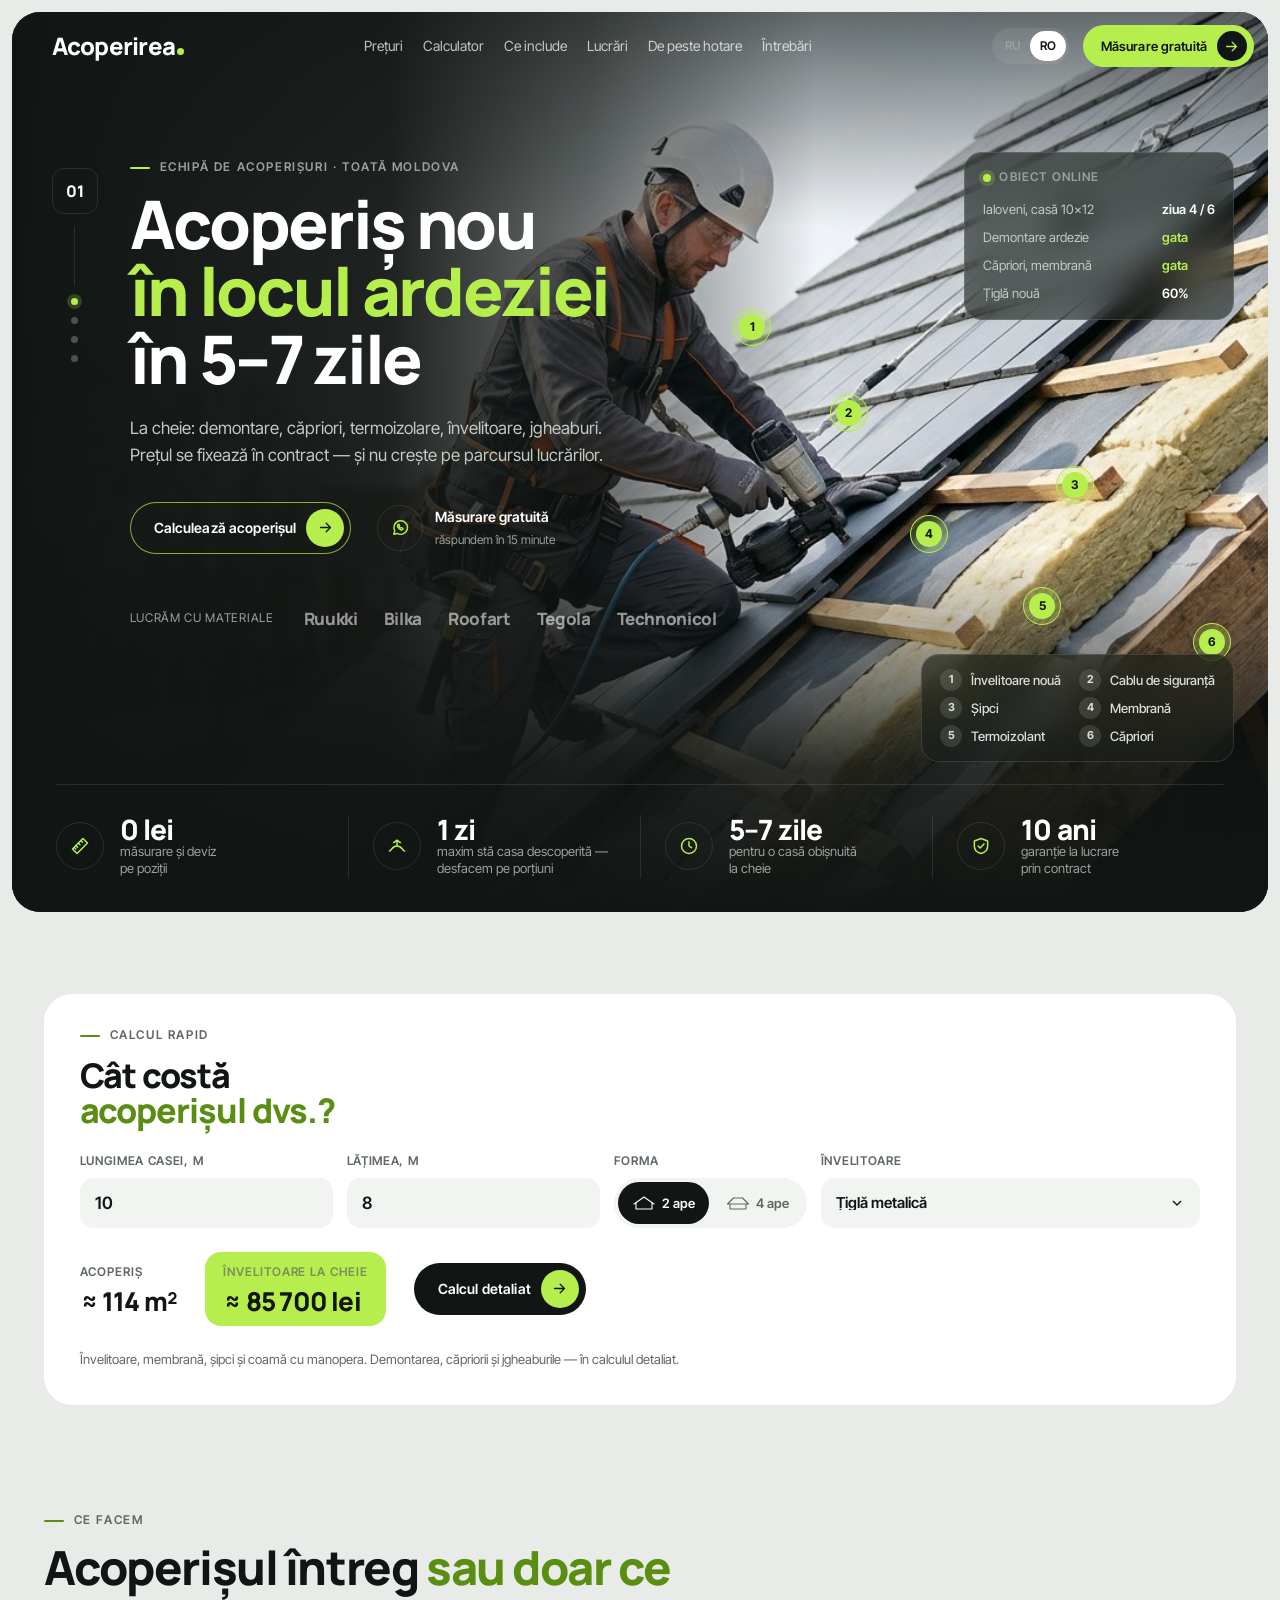
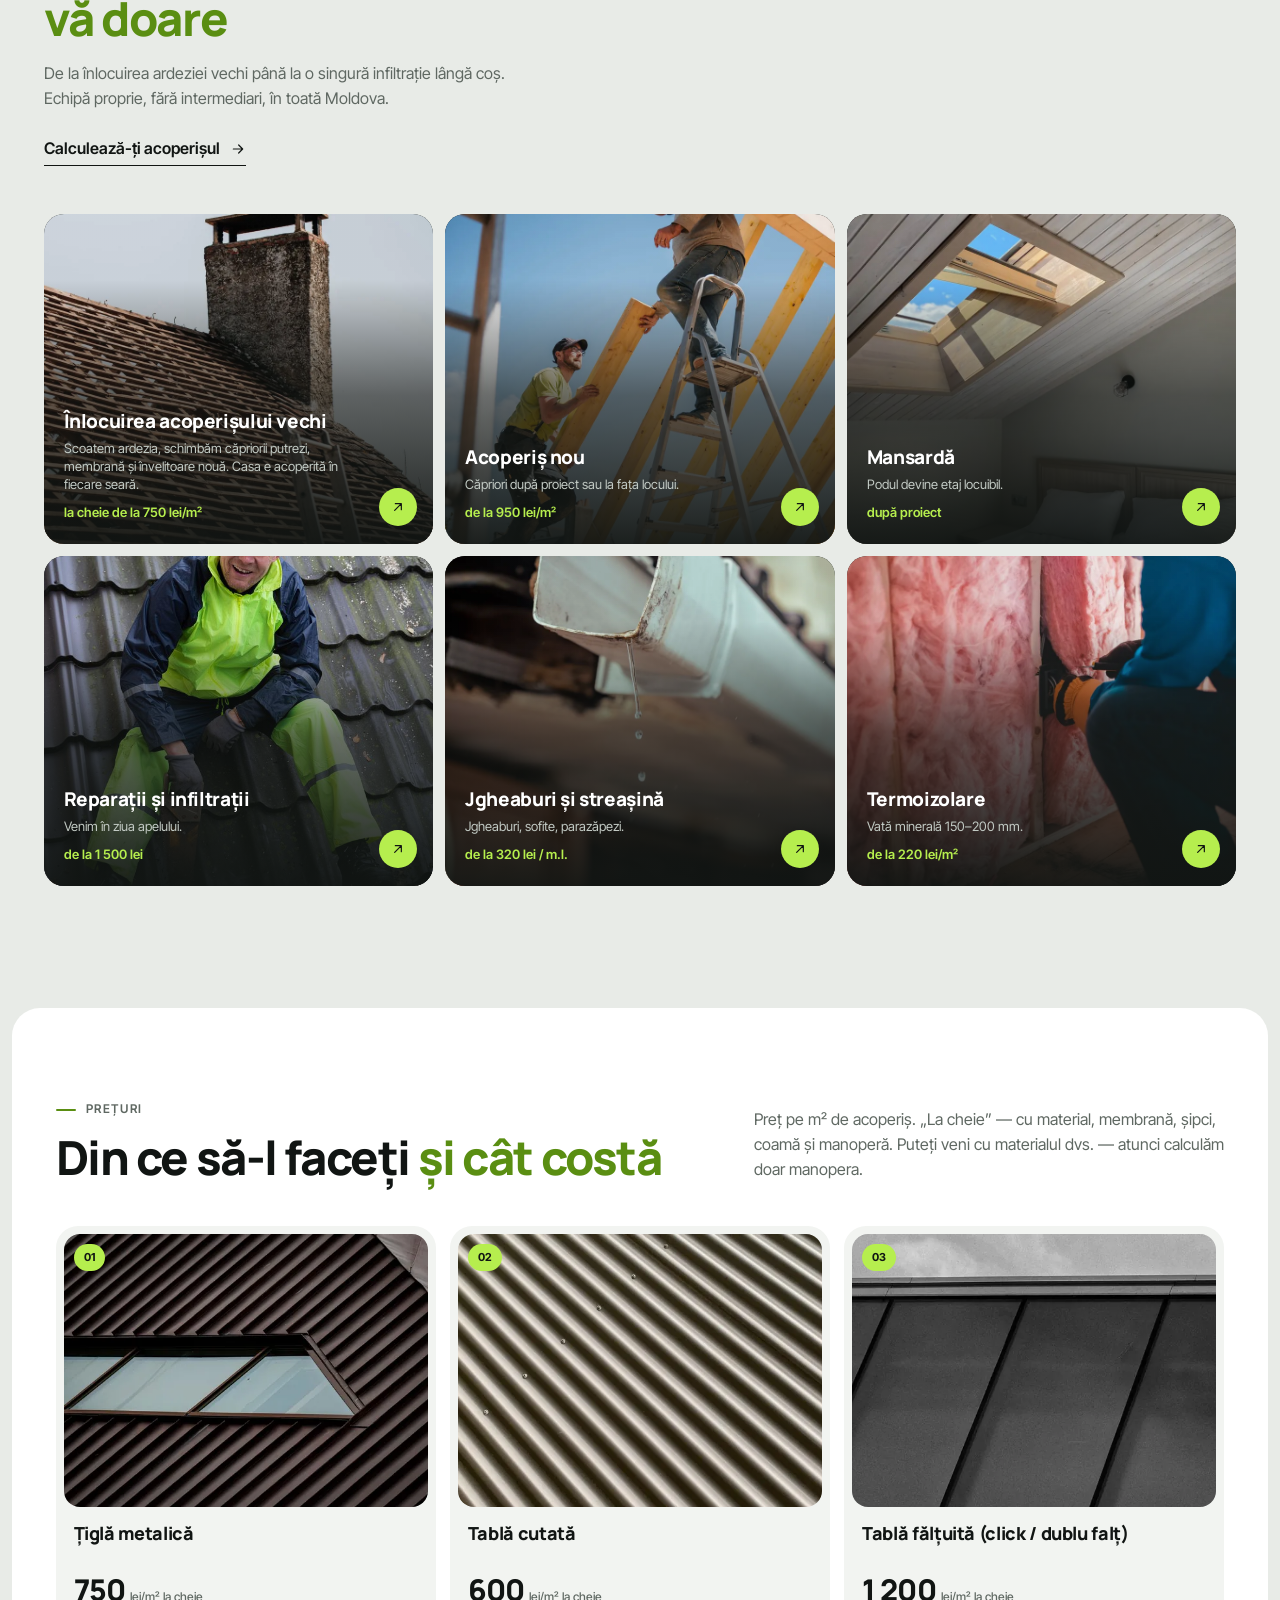
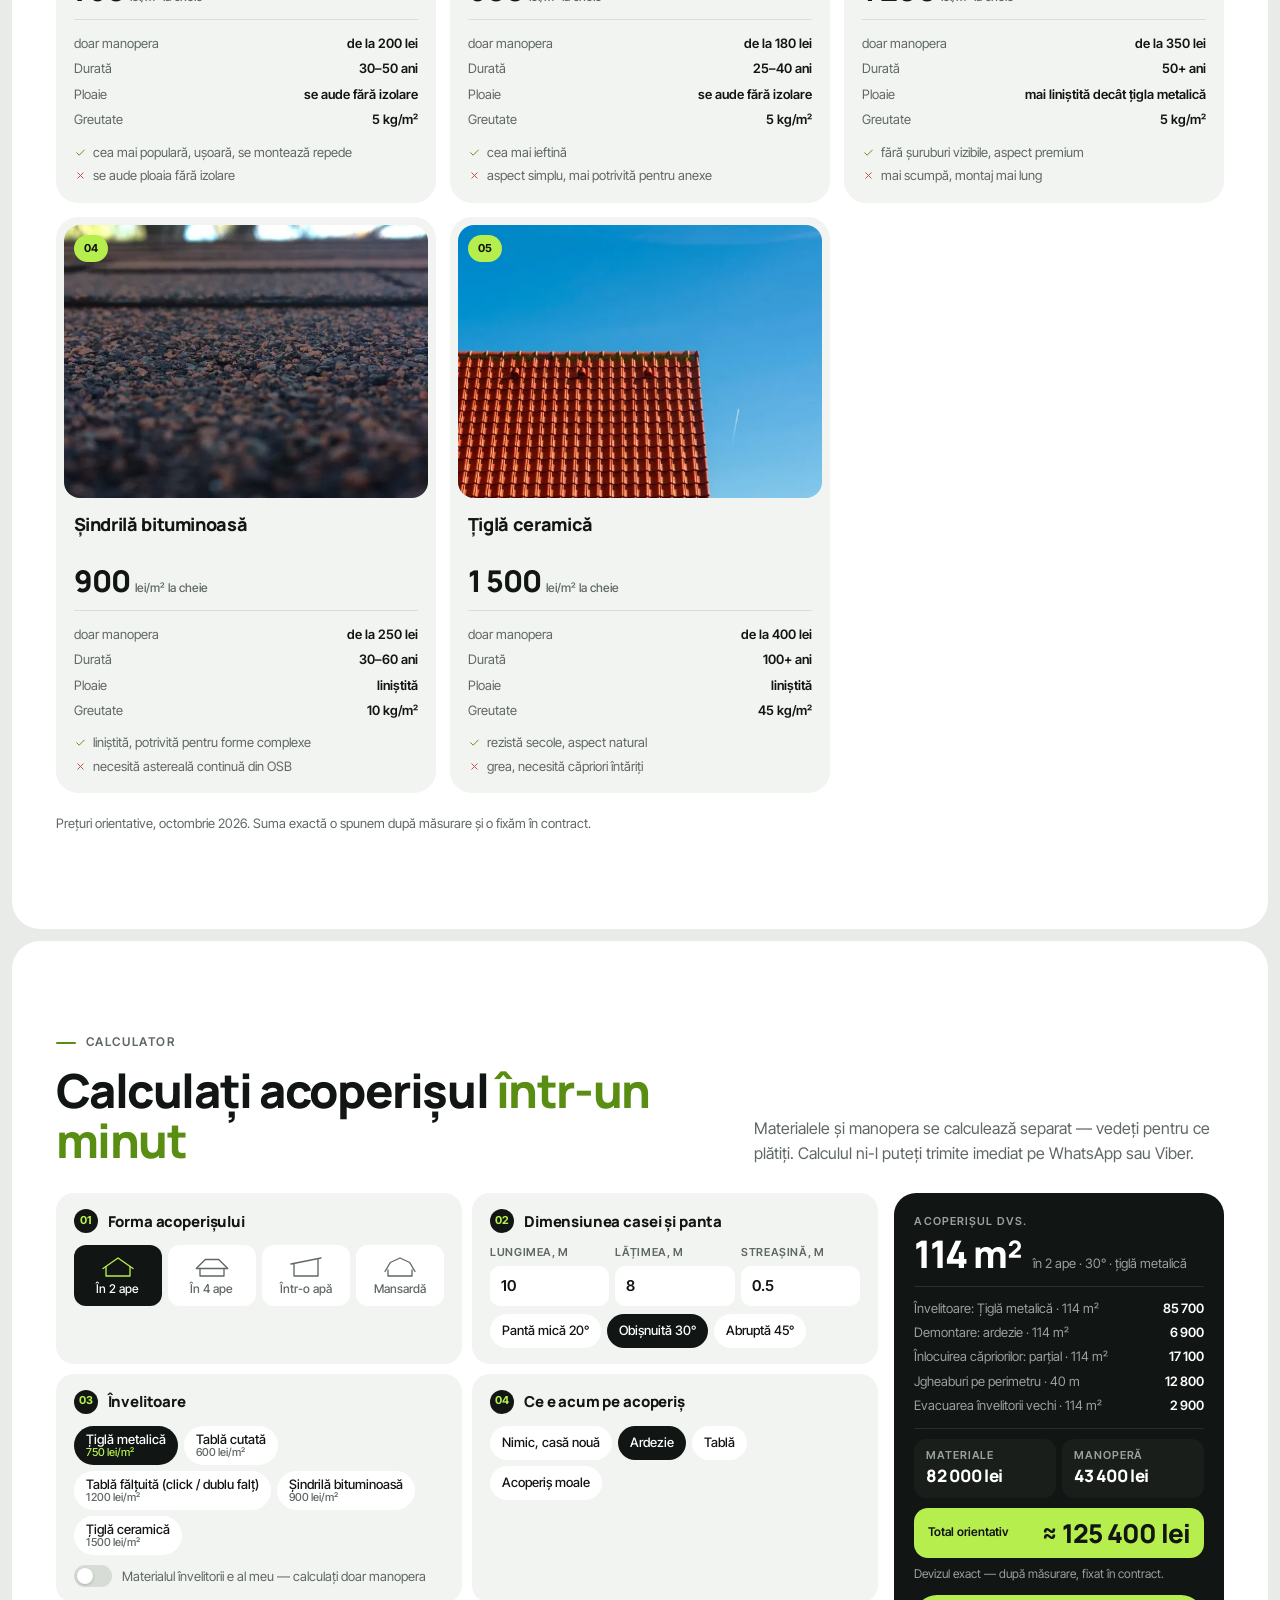
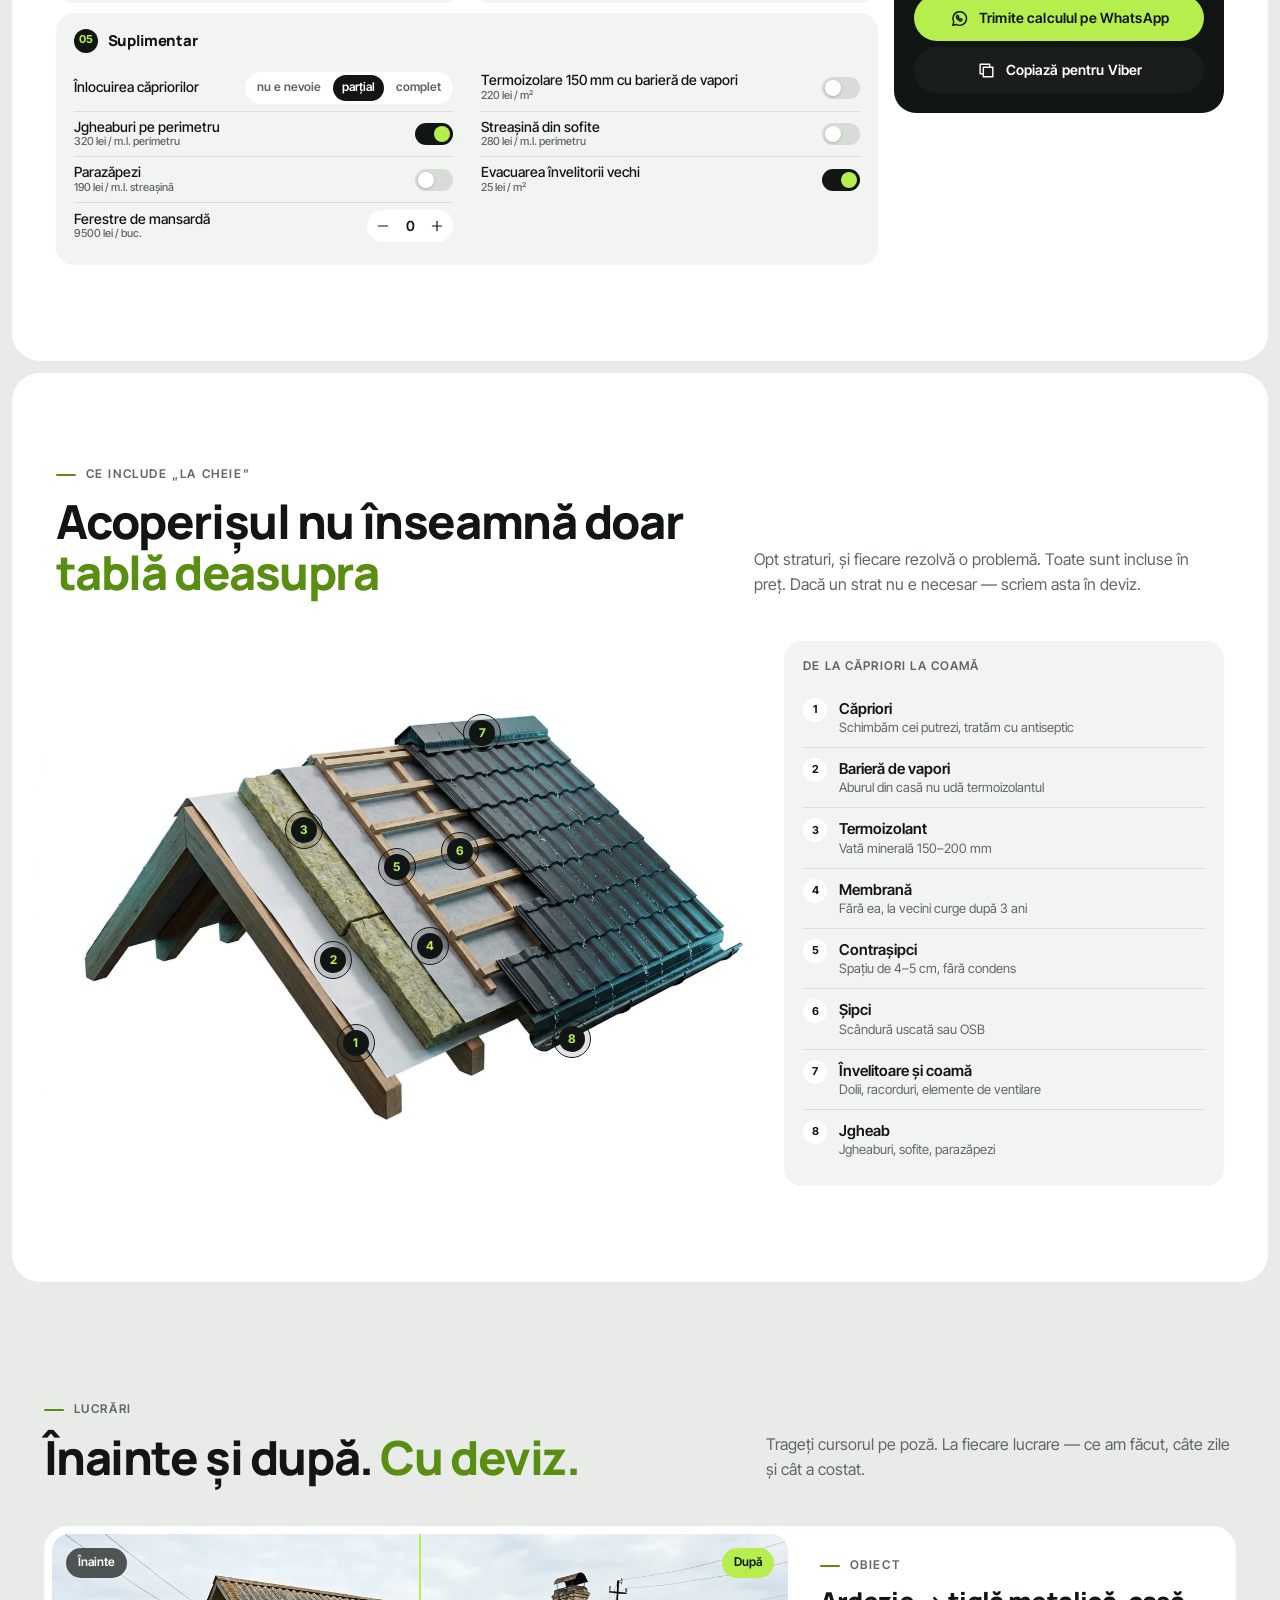
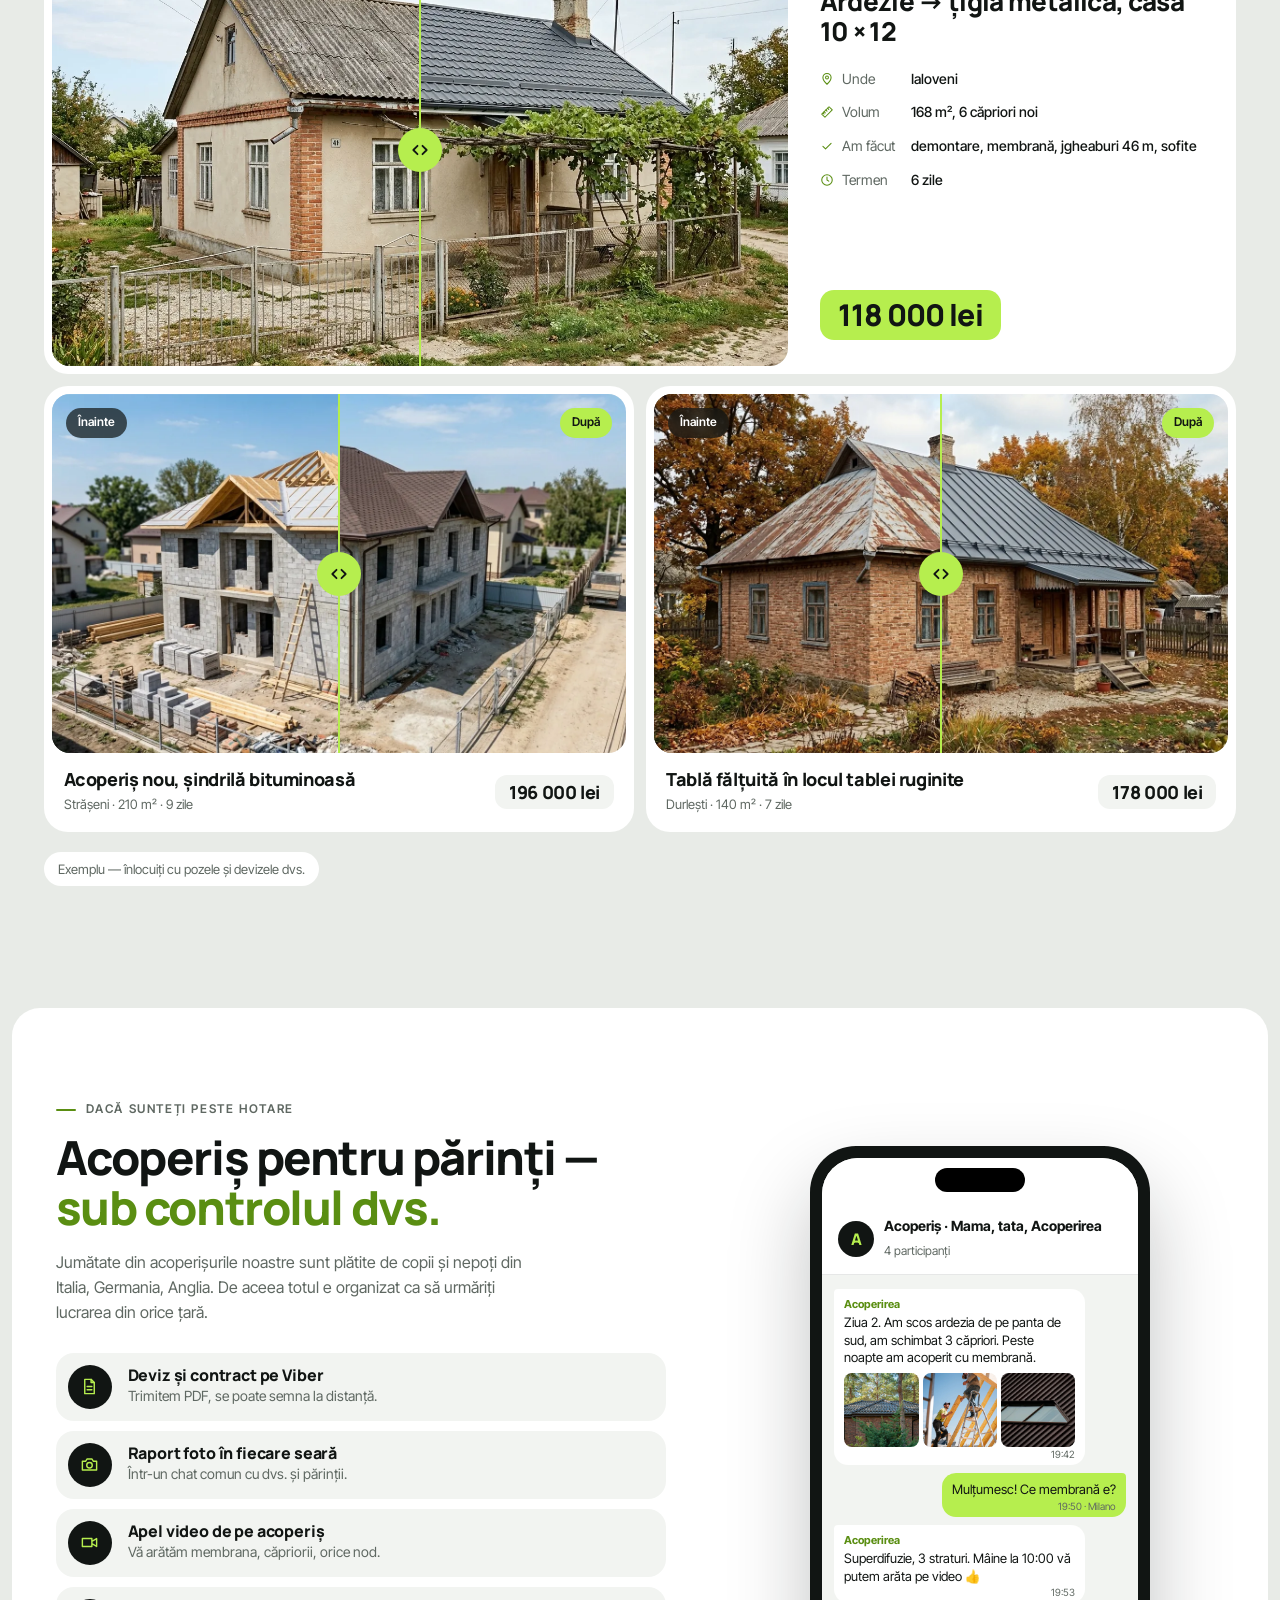
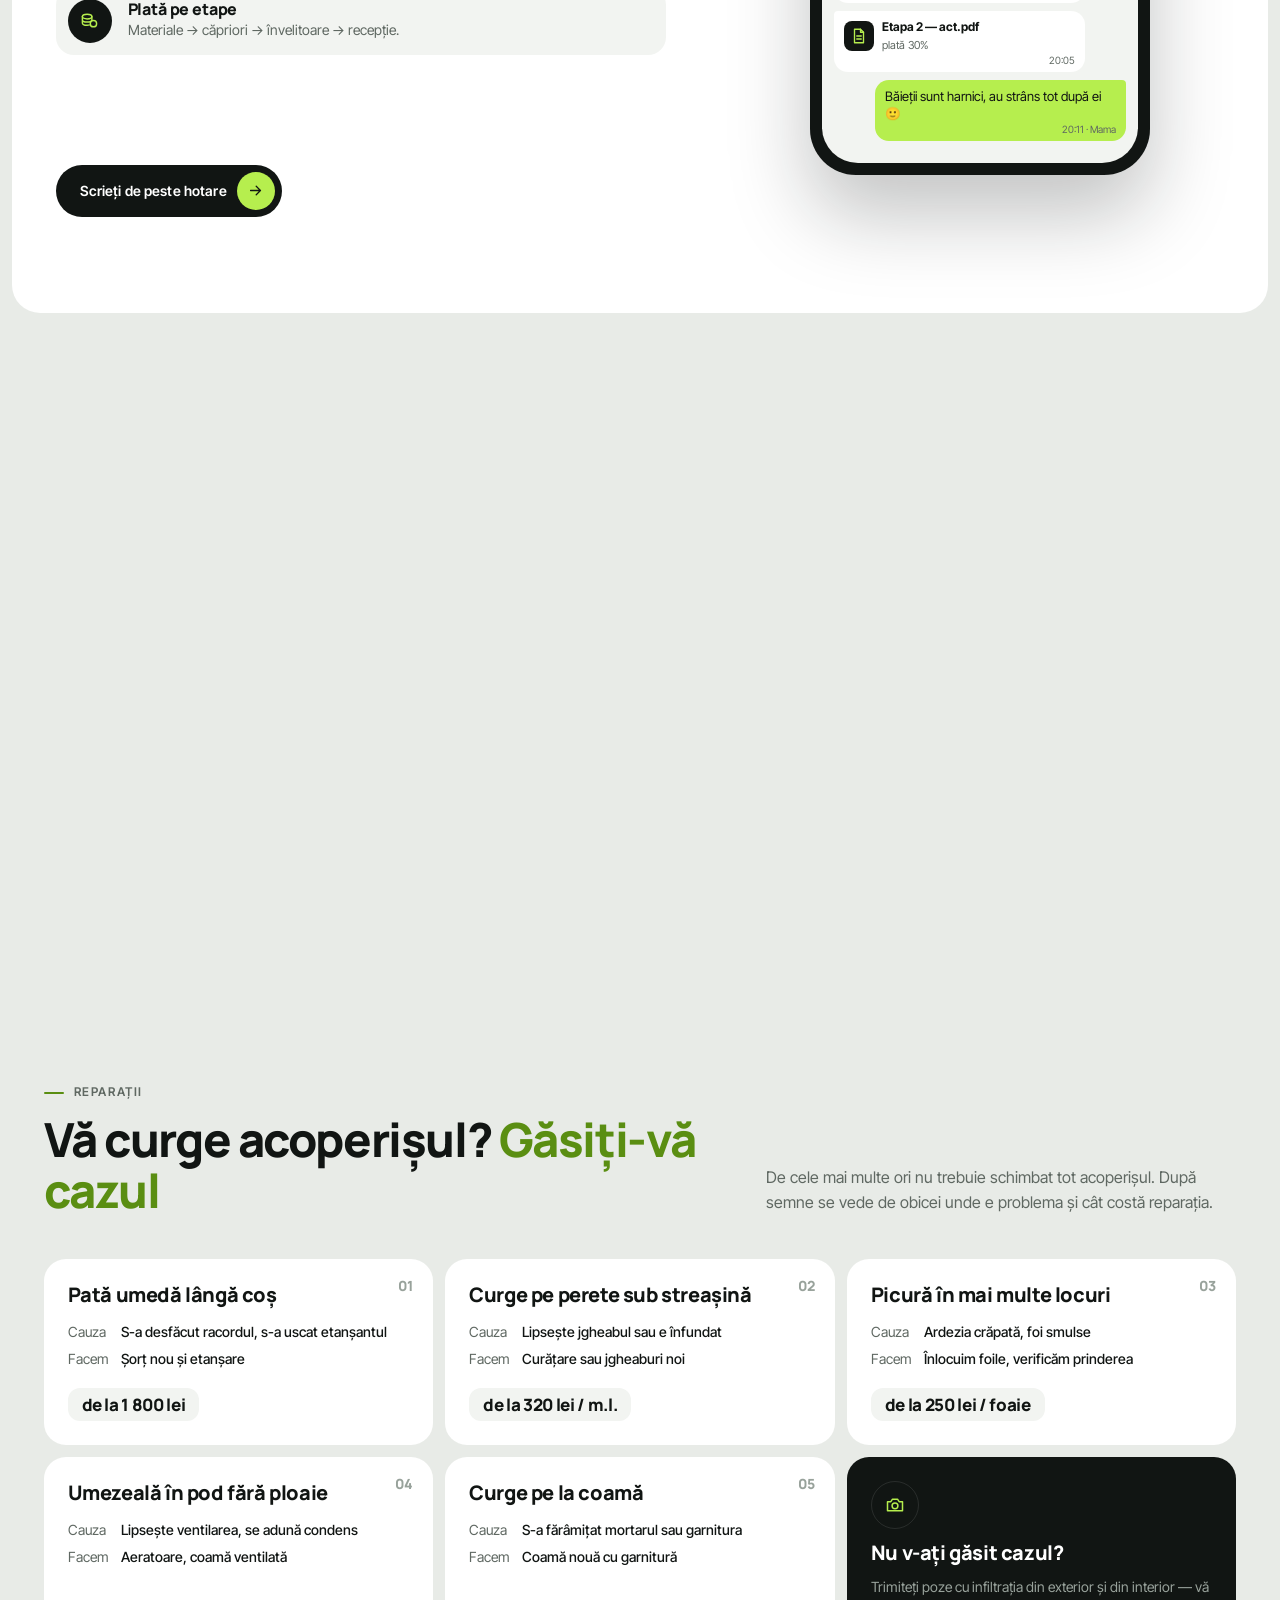
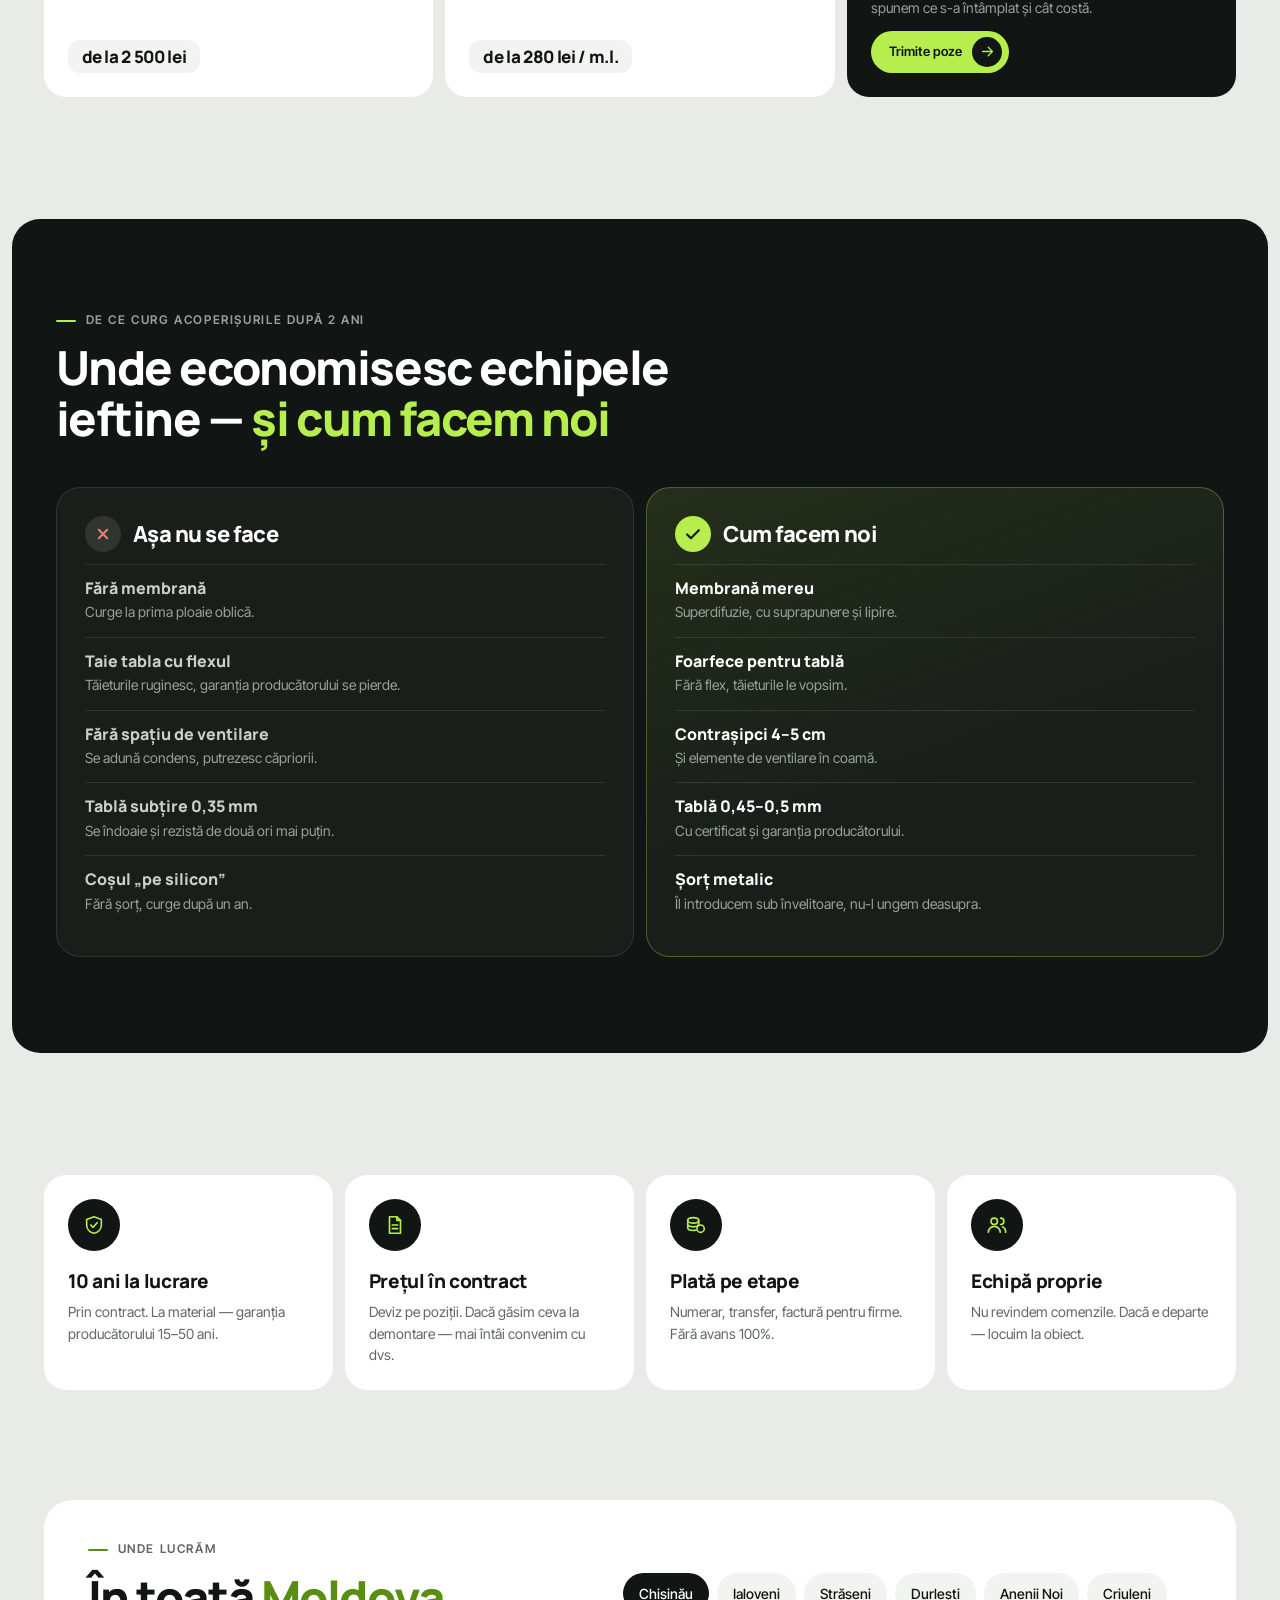
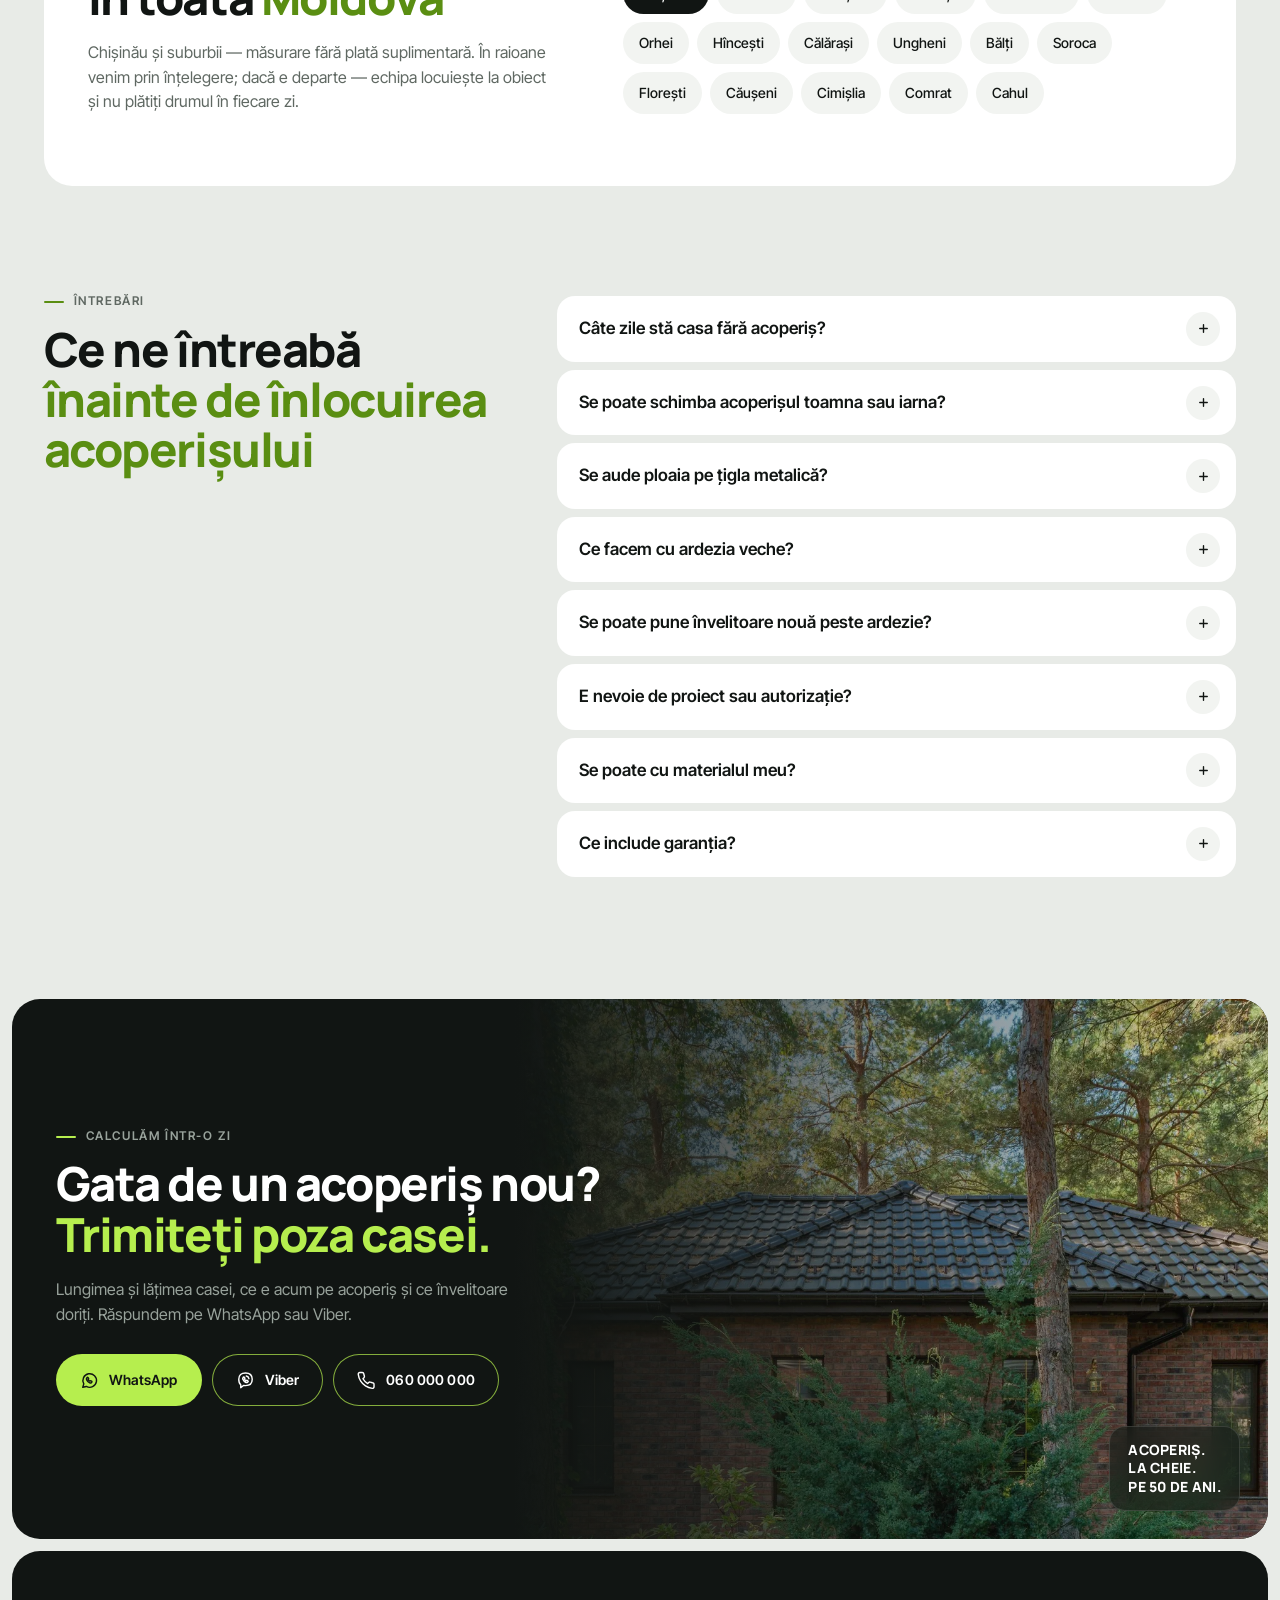
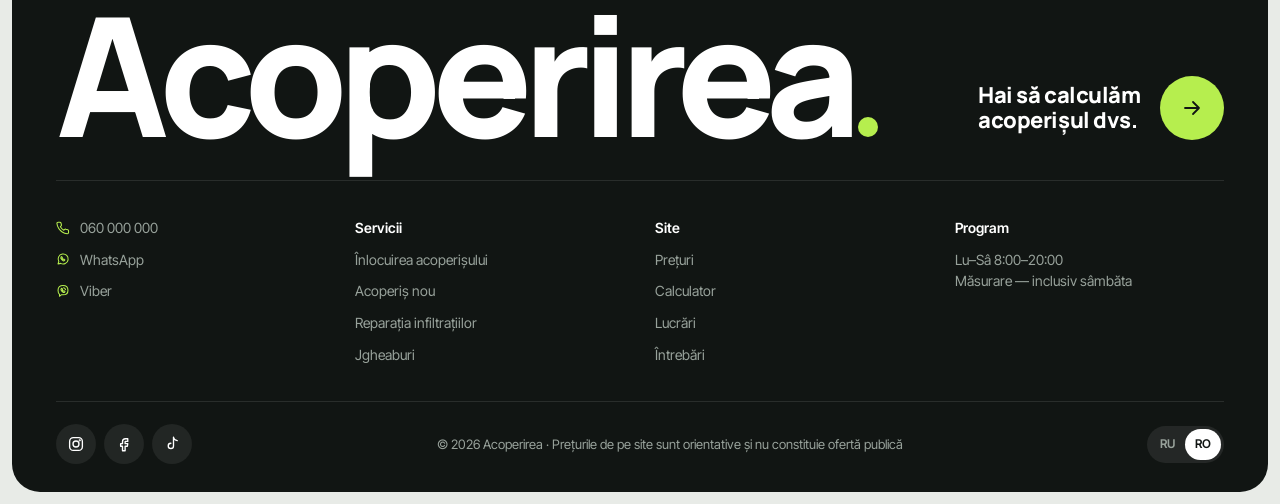
<file: ro.html>
<!doctype html>
<html lang="ro">
<head>
<meta charset="utf-8">
<meta name="viewport" content="width=device-width,initial-scale=1">
<title>Acoperiș nou la cheie în 5–7 zile — Acoperirea · 060 000 000</title>
<meta name="description" content="Acoperiș nou în locul ardeziei vechi: demontare, căpriori, termoizolare, țiglă metalică, tablă fălțuită sau șindrilă bituminoasă, jgheaburi. Preț fixat în contract, garanție 10 ani, lucrăm în toată Moldova. Calculați acoperișul pe site.">
<meta property="og:type" content="website">
<meta property="og:locale" content="ro_RO">
<meta property="og:title" content="Acoperiș nou în 5–7 zile — Acoperirea">
<meta property="og:description" content="Calculați acoperișul pe site: forma, dimensiunea casei, învelitoarea. Preț la cheie în contract, raport foto zilnic, garanție 10 ani.">
<meta property="og:url" content="https://webonix-md.github.io/krovlya/ro.html">
<meta property="og:image" content="https://webonix-md.github.io/krovlya/img/og/og-square-ro-2.jpg">
<meta property="og:image:width" content="1200">
<meta property="og:image:height" content="1200">
<meta name="theme-color" content="#121614">
<link rel="icon" href="favicon.svg" type="image/svg+xml">
<link rel="alternate" hreflang="ru" href="index.html">
<link rel="alternate" hreflang="ro" href="ro.html">
<link rel="preload" href="fonts/Manrope-ExtraBold.woff2" as="font" type="font/woff2" crossorigin>
<link rel="preload" href="fonts/InterTight-Regular.woff2" as="font" type="font/woff2" crossorigin>
<link rel="preload" href="img/hero-house.jpg" as="image">
<link rel="stylesheet" href="style.css?v=23">
<script type="application/ld+json">
{"@context":"https://schema.org","@type":"RoofingContractor","name":"Acoperirea","description":"Lucrări de acoperiș la cheie: înlocuirea acoperișului, acoperișuri noi, mansarde, jgheaburi. Toată Moldova","telephone":"+37360000000","priceRange":"de la 600 MDL/m²","areaServed":"Moldova","address":{"@type":"PostalAddress","addressLocality":"Chișinău","addressCountry":"MD"},"openingHours":"Mo-Sa 08:00-20:00"}
</script>
</head>
<body>

<!-- ============ ИКОНКИ ============ -->
<svg width="0" height="0" style="position:absolute" aria-hidden="true">
  <symbol id="i-arrow" viewBox="0 0 24 24"><path d="M5 12h14M13 6l6 6-6 6"/></symbol>
  <symbol id="i-ne" viewBox="0 0 24 24"><path d="M7 17L17 7M8 7h9v9"/></symbol>
  <symbol id="i-plus" viewBox="0 0 24 24"><path d="M12 5v14M5 12h14"/></symbol>
  <symbol id="i-minus" viewBox="0 0 24 24"><path d="M5 12h14"/></symbol>
  <symbol id="i-menu" viewBox="0 0 24 24"><path d="M4 8h16M4 16h16"/></symbol>
  <symbol id="i-check" viewBox="0 0 24 24"><path d="M5 12.5l4.5 4.5L19 7.5"/></symbol>
  <symbol id="i-x" viewBox="0 0 24 24"><path d="M7 7l10 10M17 7L7 17"/></symbol>
  <symbol id="i-play" viewBox="0 0 24 24"><path d="M8 5.5v13l10-6.5z"/></symbol>
  <symbol id="i-phone" viewBox="0 0 24 24"><path d="M21.5 16.9v3a2 2 0 0 1-2.2 2 19.8 19.8 0 0 1-8.6-3.1 19.5 19.5 0 0 1-6-6A19.8 19.8 0 0 1 1.6 4.2 2 2 0 0 1 3.6 2h3a2 2 0 0 1 2 1.7c.1.9.4 1.8.7 2.7a2 2 0 0 1-.5 2.1L7.5 9.8a16 16 0 0 0 6 6l1.3-1.3a2 2 0 0 1 2.1-.4c.9.3 1.8.6 2.7.7a2 2 0 0 1 1.9 2.1z"/></symbol>
  <symbol id="i-wa" viewBox="0 0 24 24"><path d="M3.5 20.5l1.3-4.2A8.6 8.6 0 1 1 8 19.5z"/><path d="M9 8.2c.3-.3.7-.3 1 0l.8 1.1c.2.3.2.7-.1 1l-.4.4c.4.9 1.2 1.7 2.1 2.1l.4-.4c.3-.3.7-.3 1-.1l1.1.8c.3.3.3.7 0 1l-.6.6c-.5.5-1.3.6-2 .3a7.4 7.4 0 0 1-4-4c-.3-.7-.2-1.5.3-2z"/></symbol>
  <symbol id="i-viber" viewBox="0 0 24 24"><path d="M12 2.5c5.2 0 8.5 2.4 8.5 8s-3.3 8-8.5 8c-.9 0-1.7-.1-2.5-.2L6 21v-3.5c-1.8-1.3-2.5-3.6-2.5-7 0-5.6 3.3-8 8.5-8z"/><path d="M9.3 7.7c.3-.3.7-.3 1 0l.8 1.1c.2.3.2.7-.1 1l-.4.4c.4.9 1.2 1.7 2.1 2.1l.4-.4c.3-.3.7-.3 1-.1l1.1.8c.3.3.3.7 0 1l-.6.6c-.5.5-1.3.6-2 .3a7.4 7.4 0 0 1-4-4c-.3-.7-.2-1.5.3-2zM13 6.4a4 4 0 0 1 3.3 3.3"/></symbol>
  <symbol id="i-ruler" viewBox="0 0 24 24"><path d="M3 15.5L15.5 3 21 8.5 8.5 21z"/><path d="M7 11.5l2 2M10 8.5l2 2M13 5.5l2 2M5.5 14l1.5 1.5"/></symbol>
  <symbol id="i-clock" viewBox="0 0 24 24"><circle cx="12" cy="12" r="9"/><path d="M12 7v5l3 2"/></symbol>
  <symbol id="i-shield" viewBox="0 0 24 24"><path d="M12 3l8 3v6c0 4.5-3.4 8-8 9-4.6-1-8-4.5-8-9V6z"/><path d="M8.5 12l2.5 2.5 4.5-5"/></symbol>
  <symbol id="i-tarp" viewBox="0 0 24 24"><path d="M3 18c3-1 3-6 9-6s6 5 9 6"/><path d="M12 12V5M8 8l4-3 4 3"/></symbol>
  <symbol id="i-doc" viewBox="0 0 24 24"><path d="M6 3h8l4 4v14H6z"/><path d="M14 3v4h4M9 12h6M9 16h6"/></symbol>
  <symbol id="i-coins" viewBox="0 0 24 24"><ellipse cx="9" cy="7" rx="6" ry="3"/><path d="M3 7v4c0 1.7 2.7 3 6 3s6-1.3 6-3V7M3 11v4c0 1.7 2.7 3 6 3 1 0 2-.1 2.8-.4"/><circle cx="17" cy="16" r="4"/></symbol>
  <symbol id="i-team" viewBox="0 0 24 24"><circle cx="9" cy="8" r="3.5"/><path d="M2.5 20a6.5 6.5 0 0 1 13 0M16 4.5a3.5 3.5 0 0 1 0 7M18 14a6.5 6.5 0 0 1 3.5 6"/></symbol>
  <symbol id="i-camera" viewBox="0 0 24 24"><path d="M3 8h4l2-3h6l2 3h4v11H3z"/><circle cx="12" cy="13" r="3.5"/></symbol>
  <symbol id="i-video" viewBox="0 0 24 24"><path d="M3 7h12v10H3zM15 10.5l6-3.5v10l-6-3.5"/></symbol>
  <symbol id="i-truck" viewBox="0 0 24 24"><path d="M2 6h12v10H2zM14 9h4l3 3.5V16h-7"/><circle cx="6" cy="17.5" r="1.8"/><circle cx="17" cy="17.5" r="1.8"/></symbol>
  <symbol id="i-copy" viewBox="0 0 24 24"><path d="M8 8h12v12H8z"/><path d="M16 8V4H4v12h4"/></symbol>
  <symbol id="i-pin" viewBox="0 0 24 24"><path d="M12 21s7-6.2 7-11.5a7 7 0 0 0-14 0C5 14.8 12 21 12 21z"/><circle cx="12" cy="9.5" r="2.5"/></symbol>
  <symbol id="i-insta" viewBox="0 0 24 24"><rect x="3.5" y="3.5" width="17" height="17" rx="5"/><circle cx="12" cy="12" r="4"/><circle cx="17" cy="7" r=".6"/></symbol>
  <symbol id="i-fb" viewBox="0 0 24 24"><path d="M14 8.5h3V5h-3a4 4 0 0 0-4 4v2.5H7.5V15H10v6h3.5v-6h3l.5-3.5h-3.5V9a.5.5 0 0 1 .5-.5z"/></symbol>
  <symbol id="i-tiktok" viewBox="0 0 24 24"><path d="M14 3v11.5a3.5 3.5 0 1 1-3.5-3.5M14 3c.5 2.7 2.3 4.3 5 4.5"/></symbol>
  <symbol id="r-gable" viewBox="0 0 48 32"><path d="M4 18L24 4l20 14"/><path d="M8 15.5V28h32V15.5"/></symbol>
  <symbol id="r-hip" viewBox="0 0 48 32"><path d="M3 18L15 6h18l12 12z"/><path d="M8 18v10h32V18"/></symbol>
  <symbol id="r-mono" viewBox="0 0 48 32"><path d="M4 12L44 4"/><path d="M8 11.2V28h32V5.8"/></symbol>
  <symbol id="r-mansard" viewBox="0 0 48 32"><path d="M4 22l7-12 13-6 13 6 7 12"/><path d="M8 20v8h32v-8"/></symbol>
</svg>

<!-- ============ ШАПКА ============ -->
<header class="hdr" id="top">
  <div class="hdr__in">
    <a class="logo" href="#top" aria-label="Acoperirea — pagina principală">Acoperirea<i></i></a>
    <nav class="nav" id="nav" aria-label="Meniu">
      <a href="#prices">Prețuri</a>
      <a href="#calc">Calculator</a>
      <a href="#pie">Ce include</a>
      <a href="#works">Lucrări</a>
      <a href="#abroad">De peste hotare</a>
      <a href="#faq">Întrebări</a>
    </nav>
    <div class="hdr__act">
      <div class="lang"><a href="index.html" hreflang="ru">RU</a><a class="is-on" href="ro.html" hreflang="ro">RO</a></div>
      <a class="hdr__tel" href="tel:+37360000000"><svg><use href="#i-phone"/></svg>060 000 000</a>
      <a class="btn btn--lime btn--sm hdr__cta" data-wa="hero" href="https://wa.me/37360000000" target="_blank" rel="noopener">Măsurare gratuită<span class="btn__ic"><svg><use href="#i-arrow"/></svg></span></a>
      <button class="burger" id="burger" aria-label="Meniu" aria-expanded="false"><svg><use href="#i-menu"/></svg></button>
    </div>
  </div>
</header>

<main>

<!-- ============ 1. ПЕРВЫЙ ЭКРАН ============ -->
<section class="hero panel panel--dark" id="hero">
  <figure class="hero__img">
    <img src="img/hero-house.jpg" width="1376" height="768" alt="Acoperișar asigurat montează învelitoarea nouă; se văd șipcile, termoizolantul și căpriorii">
  </figure>
  <svg class="hero__lines" aria-hidden="true"></svg>

  <div class="hero__rail" aria-hidden="true"><b>01</b><span></span><i class="is-on"></i><i></i><i></i><i></i></div>

  <div class="hero__body">
    <p class="kick">Echipă de acoperișuri · toată Moldova</p>
    <h1 class="hero__title">Acoperiș nou <em>în locul ardeziei</em> în 5–7 zile</h1>
    <p class="hero__sub">La cheie: demontare, căpriori, termoizolare, învelitoare, jgheaburi. Prețul se fixează în contract — și nu crește pe parcursul lucrărilor.</p>
    <div class="hero__btns">
      <a class="btn btn--outline" href="#calc">Calculează acoperișul<span class="btn__ic"><svg><use href="#i-arrow"/></svg></span></a>
      <a class="play" data-wa="hero" href="https://wa.me/37360000000" target="_blank" rel="noopener"><span><svg><use href="#i-wa"/></svg></span>Măsurare gratuită<small>răspundem în 15 minute</small></a>
    </div>
    <div class="hero__brands"><span>Lucrăm cu materiale</span><b>Ruukki</b><b>Bilka</b><b>Roofart</b><b>Tegola</b><b>Technonicol</b></div>
  </div>

  <!-- стеклянные карточки на фото -->
  <div class="glass glass--status" aria-hidden="true">
    <p class="glass__hd"><i></i>Obiect online</p>
    <dl>
      <dt>Ialoveni, casă 10×12</dt><dd>ziua 4 / 6</dd>
      <dt>Demontare ardezie</dt><dd class="ok">gata</dd>
      <dt>Căpriori, membrană</dt><dd class="ok">gata</dd>
      <dt>Țiglă nouă</dt><dd>60%</dd>
    </dl>
  </div>
  <ol class="glass glass--list">
    <li class="callout" data-x="68" data-y="35"><b>1</b><strong>Învelitoare nouă</strong></li>
    <li class="callout" data-x="74" data-y="44.5"><b>2</b><strong>Cablu de siguranță</strong></li>
    <li class="callout" data-x="88" data-y="52.5"><b>3</b><strong>Șipci</strong></li>
    <li class="callout" data-x="79" data-y="58"><b>4</b><strong>Membrană</strong></li>
    <li class="callout" data-x="86" data-y="66"><b>5</b><strong>Termoizolant</strong></li>
    <li class="callout" data-x="96.5" data-y="70"><b>6</b><strong>Căpriori</strong></li>
  </ol>

  <div class="stats">
    <div class="stat"><span class="stat__ic"><svg><use href="#i-ruler"/></svg></span><b>0 lei</b><small>măsurare și deviz<br>pe poziții</small></div>
    <div class="stat"><span class="stat__ic"><svg><use href="#i-tarp"/></svg></span><b>1 zi</b><small>maxim stă casa descoperită —<br>desfacem pe porțiuni</small></div>
    <div class="stat"><span class="stat__ic"><svg><use href="#i-clock"/></svg></span><b>5–7 zile</b><small>pentru o casă obișnuită<br>la cheie</small></div>
    <div class="stat"><span class="stat__ic"><svg><use href="#i-shield"/></svg></span><b>10 ani</b><small>garanție la lucrare<br>prin contract</small></div>
  </div>
</section>

<!-- ============ МИНИ-РАСЧЁТ ============ -->
<section class="quick" aria-label="Calcul rapid">
  <div class="wrap">
    <div class="quick__card" id="qcalc">
      <div class="quick__t">
        <p class="kick kick--dark">Calcul rapid</p>
        <h2>Cât costă <em>acoperișul dvs.?</em></h2>
      </div>
      <div class="quick__f">
        <label class="fld"><span>Lungimea casei, m</span><input type="number" id="qL" value="10" min="4" max="40" step="0.5" inputmode="decimal"></label>
        <label class="fld"><span>Lățimea, m</span><input type="number" id="qW" value="8" min="4" max="30" step="0.5" inputmode="decimal"></label>
        <div class="fld"><span>Forma</span>
          <div class="seg" role="radiogroup" aria-label="Forma acoperișului">
            <button type="button" class="is-on" data-qshape="gable" aria-pressed="true"><svg><use href="#r-gable"/></svg>2 ape</button>
            <button type="button" data-qshape="hip" aria-pressed="false"><svg><use href="#r-hip"/></svg>4 ape</button>
          </div>
        </div>
        <label class="fld fld--sel"><span>Învelitoare</span><select id="qCov"></select></label>
      </div>
      <div class="quick__res">
        <div><span>Acoperiș</span><b id="qArea">≈ 114 m²</b></div>
        <div class="quick__sum"><span>Învelitoare la cheie</span><b id="qSum">≈ 85 700 lei</b></div>
        <a class="btn btn--dark" href="#calc">Calcul detaliat<span class="btn__ic"><svg><use href="#i-arrow"/></svg></span></a>
      </div>
      <p class="quick__note">Învelitoare, membrană, șipci și coamă cu manopera. Demontarea, căpriorii și jgheaburile — în calculul detaliat.</p>
    </div>
  </div>
</section>

<!-- ============ 3. ЧТО ДЕЛАЕМ ============ -->
<section class="sec" id="services">
  <div class="wrap svc">
    <div class="svc__intro">
      <p class="kick kick--dark">Ce facem</p>
      <h2 class="h2">Acoperișul întreg <em>sau doar ce vă doare</em></h2>
      <p class="lead">De la înlocuirea ardeziei vechi până la o singură infiltrație lângă coș. Echipă proprie, fără intermediari, în toată Moldova.</p>
      <a class="link" href="#calc">Calculează-ți acoperișul<svg><use href="#i-arrow"/></svg></a>
    </div>
    <div class="svc__grid">
      <article class="card card--big"><img src="img/svc-repair.webp" alt="Acoperiș vechi din țiglă cu coș, în timpul reparației" loading="lazy" width="900" height="700"><div class="card__b"><h3>Înlocuirea acoperișului vechi</h3><p>Scoatem ardezia, schimbăm căpriorii putrezi, membrană și învelitoare nouă. Casa e acoperită în fiecare seară.</p><span class="card__price">la cheie de la 750 lei/m²</span></div><span class="card__go"><svg><use href="#i-ne"/></svg></span></article>
      <article class="card"><img src="img/svc-new.webp" alt="Montarea căpriorilor la o casă nouă" loading="lazy" width="900" height="1100"><div class="card__b"><h3>Acoperiș nou</h3><p>Căpriori după proiect sau la fața locului.</p><span class="card__price">de la 950 lei/m²</span></div><span class="card__go"><svg><use href="#i-ne"/></svg></span></article>
      <article class="card"><img src="img/svc-mansard.webp" alt="Mansardă cu fereastră de mansardă" loading="lazy" width="900" height="700"><div class="card__b"><h3>Mansardă</h3><p>Podul devine etaj locuibil.</p><span class="card__price">după proiect</span></div><span class="card__go"><svg><use href="#i-ne"/></svg></span></article>
      <article class="card"><img src="img/svc-replace.jpg" alt="Acoperiș vechi din țiglă cu coș, în timpul reparației" loading="lazy" width="900" height="700"><div class="card__b"><h3>Reparații și infiltrații</h3><p>Venim în ziua apelului.</p><span class="card__price">de la 1 500 lei</span></div><span class="card__go"><svg><use href="#i-ne"/></svg></span></article>
      <article class="card"><img src="img/svc-gutters.webp" alt="Jgheab sub marginea acoperișului" loading="lazy" width="900" height="1100"><div class="card__b"><h3>Jgheaburi și streașină</h3><p>Jgheaburi, sofite, parazăpezi.</p><span class="card__price">de la 320 lei / m.l.</span></div><span class="card__go"><svg><use href="#i-ne"/></svg></span></article>
      <article class="card"><img src="img/svc-insulation.webp" alt="Montarea termoizolantului între grinzi" loading="lazy" width="900" height="700"><div class="card__b"><h3>Termoizolare</h3><p>Vată minerală 150–200 mm.</p><span class="card__price">de la 220 lei/m²</span></div><span class="card__go"><svg><use href="#i-ne"/></svg></span></article>
    </div>
  </div>
</section>

<!-- ============ 4. ПОКРЫТИЯ ============ -->
<section class="panel panel--light sec sec--prices" id="prices">
  <div class="wrap wrap--full">
    <div class="head">
      <div><p class="kick kick--dark">Prețuri</p><h2 class="h2">Din ce să-l faceți <em>și cât costă</em></h2></div>
      <p class="lead">Preț pe m² de acoperiș. „La cheie” — cu material, membrană, șipci, coamă și manoperă. Puteți veni cu materialul dvs. — atunci calculăm doar manopera.</p>
    </div>
    <div class="cmp" id="cmp"></div>
    <p class="note">Prețuri orientative, octombrie 2026. Suma exactă o spunem după măsurare și o fixăm în contract.</p>
  </div>
</section>

<!-- ============ 5. КАЛЬКУЛЯТОР ============ -->
<section class="panel panel--light sec sec--calc" id="calc">
  <div class="wrap">
    <div class="head">
      <div><p class="kick kick--dark">Calculator</p><h2 class="h2">Calculați acoperișul <em>într-un minut</em></h2></div>
      <p class="lead">Materialele și manopera se calculează separat — vedeți pentru ce plătiți. Calculul ni-l puteți trimite imediat pe WhatsApp sau Viber.</p>
    </div>
    <div class="calc">
      <div class="calc__form">
        <div class="cstep">
          <p class="cstep__t"><b>01</b>Forma acoperișului</p>
          <div class="shapes" role="radiogroup" aria-label="Forma acoperișului">
            <button type="button" class="shape is-on" data-shape="gable" aria-pressed="true"><svg><use href="#r-gable"/></svg><span>În 2 ape</span></button>
            <button type="button" class="shape" data-shape="hip" aria-pressed="false"><svg><use href="#r-hip"/></svg><span>În 4 ape</span></button>
            <button type="button" class="shape" data-shape="mono" aria-pressed="false"><svg><use href="#r-mono"/></svg><span>Într-o apă</span></button>
            <button type="button" class="shape" data-shape="mansard" aria-pressed="false"><svg><use href="#r-mansard"/></svg><span>Mansardă</span></button>
          </div>
        </div>
        <div class="cstep">
          <p class="cstep__t"><b>02</b>Dimensiunea casei și panta</p>
          <div class="cgrid">
            <label class="fld"><span>Lungimea, m</span><input type="number" id="cL" value="10" min="4" max="40" step="0.5" inputmode="decimal"></label>
            <label class="fld"><span>Lățimea, m</span><input type="number" id="cW" value="8" min="4" max="30" step="0.5" inputmode="decimal"></label>
            <label class="fld"><span>Streașină, m</span><input type="number" id="cO" value="0.5" min="0" max="1.2" step="0.1" inputmode="decimal"></label>
          </div>
          <div class="chips" id="slopes" role="radiogroup" aria-label="Panta acoperișului"></div>
        </div>
        <div class="cstep">
          <p class="cstep__t"><b>03</b>Învelitoare</p>
          <div class="chips" id="covs" role="radiogroup" aria-label="Învelitoare"></div>
          <label class="tgl"><input type="checkbox" id="ownMat"><span></span>Materialul învelitorii e al meu — calculați doar manopera</label>
        </div>
        <div class="cstep">
          <p class="cstep__t"><b>04</b>Ce e acum pe acoperiș</p>
          <div class="chips" id="olds" role="radiogroup" aria-label="Ce e acum pe acoperiș"></div>
        </div>
        <div class="cstep cstep--wide">
          <p class="cstep__t"><b>05</b>Suplimentar</p>
          <div class="opts" id="opts"></div>
        </div>
      </div>
      <aside class="calc__res" aria-live="polite">
        <div class="bill">
          <div class="bill__top">
            <span class="bill__cap">Acoperișul dvs.</span>
            <b class="bill__area" id="rArea">114 m²</b>
            <span class="bill__meta" id="rMeta">în 2 ape · 30° · țiglă metalică</span>
          </div>
          <ul class="bill__lines" id="rLines"></ul>
          <div class="bill__split">
            <div><span>Materiale</span><b id="rMat">—</b></div>
            <div><span>Manoperă</span><b id="rWork">—</b></div>
          </div>
          <div class="bill__sum"><span>Total orientativ</span><b id="rSum">—</b></div>
          <p class="bill__note" id="rNote">Devizul exact — după măsurare, fixat în contract.</p>
          <a class="btn btn--lime btn--full" id="sendWa" href="https://wa.me/37360000000" target="_blank" rel="noopener"><svg><use href="#i-wa"/></svg>Trimite calculul pe WhatsApp</a>
          <button type="button" class="btn btn--ghost btn--full" id="copyCalc"><svg><use href="#i-copy"/></svg><span>Copiază pentru Viber</span></button>
        </div>
      </aside>
    </div>
  </div>
</section>

<!-- ============ 6. КРОВЕЛЬНЫЙ ПИРОГ ============ -->
<section class="panel panel--light panel--pie sec" id="pie">
  <div class="wrap">
    <div class="head">
      <div><p class="kick kick--dark">Ce include „la cheie”</p><h2 class="h2">Acoperișul nu înseamnă doar <em>tablă deasupra</em></h2></div>
      <p class="lead">Opt straturi, și fiecare rezolvă o problemă. Toate sunt incluse în preț. Dacă un strat nu e necesar — scriem asta în deviz.</p>
    </div>
    <div class="pie" id="pieStage">
      <svg class="pie__lines" aria-hidden="true"></svg>
      <figure class="pie__img"><img src="img/pie-cutaway.webp" width="1312" height="816" alt="Acoperiș în secțiune: căpriori, barieră de vapori, termoizolant, membrană, șipci, țiglă metalică" loading="lazy"></figure>
      <div class="glass glass--layers">
        <p class="glass__hd">De la căpriori la coamă</p>
        <ol class="layers">
          <li class="layer" data-x="43" data-y="78"><b>1</b><div><strong>Căpriori</strong><p>Schimbăm cei putrezi, tratăm cu antiseptic</p></div></li>
          <li class="layer" data-x="40" data-y="60"><b>2</b><div><strong>Barieră de vapori</strong><p>Aburul din casă nu udă termoizolantul</p></div></li>
          <li class="layer" data-x="36" data-y="32"><b>3</b><div><strong>Termoizolant</strong><p>Vată minerală 150–200 mm</p></div></li>
          <li class="layer" data-x="53" data-y="57"><b>4</b><div><strong>Membrană</strong><p>Fără ea, la vecini curge după 3 ani</p></div></li>
          <li class="layer" data-x="48.5" data-y="40"><b>5</b><div><strong>Contrașipci</strong><p>Spațiu de 4–5 cm, fără condens</p></div></li>
          <li class="layer" data-x="57" data-y="36.5"><b>6</b><div><strong>Șipci</strong><p>Scândură uscată sau OSB</p></div></li>
          <li class="layer" data-x="60" data-y="11"><b>7</b><div><strong>Învelitoare și coamă</strong><p>Dolii, racorduri, elemente de ventilare</p></div></li>
          <li class="layer" data-x="72" data-y="77"><b>8</b><div><strong>Jgheab</strong><p>Jgheaburi, sofite, parazăpezi</p></div></li>
        </ol>
      </div>
    </div>
  </div>
</section>

<!-- ============ 7. РАБОТЫ ============ -->
<section class="sec" id="works">
  <div class="wrap">
    <div class="head">
      <div><p class="kick kick--dark">Lucrări</p><h2 class="h2">Înainte și după. <em>Cu deviz.</em></h2></div>
      <p class="lead">Trageți cursorul pe poză. La fiecare lucrare — ce am făcut, câte zile și cât a costat.</p>
    </div>
    <div class="works">
      <article class="work work--big">
        <div class="ba" style="--p:50%">
          <img src="img/work-1-after.webp" alt="Casa după înlocuirea ardeziei cu țiglă metalică și jgheaburi noi" loading="lazy" width="1376" height="768">
          <img class="ba__before" src="img/work-1-before.webp" alt="Aceeași casă cu acoperișul vechi din ardezie" loading="lazy" width="1376" height="768">
          <span class="ba__tag ba__tag--l">Înainte</span><span class="ba__tag ba__tag--r">După</span>
          <input class="ba__range" type="range" min="0" max="100" value="50" aria-label="Comparați înainte și după">
          <span class="ba__handle" aria-hidden="true"></span>
        </div>
        <div class="work__spec">
          <p class="kick kick--dark">Obiect</p>
          <h3>Ardezie → țiglă metalică, casă 10 × 12</h3>
          <dl>
            <dt><svg><use href="#i-pin"/></svg>Unde</dt><dd>Ialoveni</dd>
            <dt><svg><use href="#i-ruler"/></svg>Volum</dt><dd>168 m², 6 căpriori noi</dd>
            <dt><svg><use href="#i-check"/></svg>Am făcut</dt><dd>demontare, membrană, jgheaburi 46 m, sofite</dd>
            <dt><svg><use href="#i-clock"/></svg>Termen</dt><dd>6 zile</dd>
          </dl>
          <p class="work__price">118 000 lei</p>
        </div>
      </article>
      <article class="work">
        <div class="ba" style="--p:50%">
          <img src="img/work-2-after.webp" alt="Casă cu etaj și acoperiș nou în 4 ape din șindrilă bituminoasă maro" loading="lazy" width="1376" height="768">
          <img class="ba__before" src="img/work-2-before.webp" alt="Aceeași casă cu căpriorii, înainte de lucrări" loading="lazy" width="1376" height="768">
          <span class="ba__tag ba__tag--l">Înainte</span><span class="ba__tag ba__tag--r">După</span>
          <input class="ba__range" type="range" min="0" max="100" value="50" aria-label="Comparați înainte și după">
          <span class="ba__handle" aria-hidden="true"></span>
        </div>
        <div class="work__row"><div><h3>Acoperiș nou, șindrilă bituminoasă</h3><p>Strășeni · 210 m² · 9 zile</p></div><b>196 000 lei</b></div>
      </article>
      <article class="work">
        <div class="ba" style="--p:50%">
          <img src="img/work-3-after.webp" alt="Casă din cărămidă cu acoperiș nou din tablă fălțuită" loading="lazy" width="1376" height="768">
          <img class="ba__before" src="img/work-3-before.webp" alt="Aceeași casă cu acoperișul vechi ruginit" loading="lazy" width="1376" height="768">
          <span class="ba__tag ba__tag--l">Înainte</span><span class="ba__tag ba__tag--r">După</span>
          <input class="ba__range" type="range" min="0" max="100" value="50" aria-label="Comparați înainte și după">
          <span class="ba__handle" aria-hidden="true"></span>
        </div>
        <div class="work__row"><div><h3>Tablă fălțuită în locul tablei ruginite</h3><p>Durlești · 140 m² · 7 zile</p></div><b>178 000 lei</b></div>
      </article>
    </div>
    <p class="note note--tag">Exemplu — înlocuiți cu pozele și devizele dvs.</p>
  </div>
</section>

<!-- ============ 8. ЗА ГРАНИЦЕЙ ============ -->
<section class="panel panel--light sec" id="abroad">
  <div class="wrap abroad">
    <div>
      <p class="kick kick--dark">Dacă sunteți peste hotare</p>
      <h2 class="h2">Acoperiș pentru părinți — <em>sub controlul dvs.</em></h2>
      <p class="lead lead--flush">Jumătate din acoperișurile noastre sunt plătite de copii și nepoți din Italia, Germania, Anglia. De aceea totul e organizat ca să urmăriți lucrarea din orice țară.</p>
      <ul class="feat">
        <li><span class="stat__ic"><svg><use href="#i-doc"/></svg></span><div><strong>Deviz și contract pe Viber</strong><p>Trimitem PDF, se poate semna la distanță.</p></div></li>
        <li><span class="stat__ic"><svg><use href="#i-camera"/></svg></span><div><strong>Raport foto în fiecare seară</strong><p>Într-un chat comun cu dvs. și părinții.</p></div></li>
        <li><span class="stat__ic"><svg><use href="#i-video"/></svg></span><div><strong>Apel video de pe acoperiș</strong><p>Vă arătăm membrana, căpriorii, orice nod.</p></div></li>
        <li><span class="stat__ic"><svg><use href="#i-coins"/></svg></span><div><strong>Plată pe etape</strong><p>Materiale → căpriori → învelitoare → recepție.</p></div></li>
        <li><span class="stat__ic"><svg><use href="#i-truck"/></svg></span><div><strong>Părinții nu trebuie să facă nimic</strong><p>Aducem materialele, scoatem gunoiul și ardezia.</p></div></li>
      </ul>
      <a class="btn btn--dark" data-wa="abroad" href="https://wa.me/37360000000" target="_blank" rel="noopener">Scrieți de peste hotare<span class="btn__ic"><svg><use href="#i-arrow"/></svg></span></a>
    </div>
    <div class="phone" aria-hidden="true">
      <div class="phone__scr">
        <div class="chat__hd"><span class="chat__ava">A</span><div><b>Acoperiș · Mama, tata, Acoperirea</b><small>4 participanți</small></div></div>
        <div class="chat__body">
          <div class="msg msg--in"><span class="msg__who">Acoperirea</span>Ziua 2. Am scos ardezia de pe panta de sud, am schimbat 3 căpriori. Peste noapte am acoperit cu membrană.<div class="msg__pics"><i></i><i></i><i></i></div><time>19:42</time></div>
          <div class="msg msg--out">Mulțumesc! Ce membrană e?<time>19:50 · Milano</time></div>
          <div class="msg msg--in"><span class="msg__who">Acoperirea</span>Superdifuzie, 3 straturi. Mâine la 10:00 vă putem arăta pe video 👍<time>19:53</time></div>
          <div class="msg msg--in msg--file"><svg><use href="#i-doc"/></svg><div><b>Etapa 2 — act.pdf</b><small>plată 30%</small></div><time>20:05</time></div>
          <div class="msg msg--out">Băieții sunt harnici, au strâns tot după ei 🙂<time>20:11 · Mama</time></div>
        </div>
      </div>
    </div>
  </div>
</section>

<!-- ============ 9. КАК ПРОХОДИТ ============ -->
<section class="sec" id="process">
  <div class="wrap">
    <div class="head">
      <div><p class="kick kick--dark">Cum decurge lucrarea</p><h2 class="h2">Nu rămâneți fără acoperiș <em>pe ploaie</em></h2></div>
      <a class="btn btn--outline-dark" data-wa="hero" href="https://wa.me/37360000000" target="_blank" rel="noopener">Programează măsurarea<span class="btn__ic"><svg><use href="#i-arrow"/></svg></span></a>
    </div>
    <ol class="steps">
      <li class="step"><b>01</b><h3>Poză sau apel</h3><p>Trimiteți poza casei și dimensiunile — vă spunem intervalul de preț în aceeași zi.</p></li>
      <li class="step"><b>02</b><h3>Măsurare gratuită</h3><p>În aceeași zi sau a doua zi. În Chișinău și suburbii — fără plată suplimentară.</p></li>
      <li class="step"><b>03</b><h3>Deviz și contract</h3><p>Fiecare poziție pe rând separat. Prețul se fixează.</p></li>
      <li class="step"><b>04</b><h3>Materiale</h3><p>Le aducem cu reducerea echipei sau lucrăm cu ale dvs.</p></li>
      <li class="step step--hl"><b>05</b><h3>Demontare pe porțiuni</h3><p>Desfacem doar cât reușim să acoperim într-o zi. Dacă plouă — prelată.</p></li>
      <li class="step"><b>06</b><h3>Montaj</h3><p>Căpriori, membrană, învelitoare, coamă, racorduri, jgheaburi.</p></li>
      <li class="step"><b>07</b><h3>Curățenie</h3><p>Adunăm șuruburile cu magnetul, scoatem gunoiul și ardezia.</p></li>
      <li class="step"><b>08</b><h3>Recepție</h3><p>Plata ultimei etape și certificat de garanție pe 10 ani.</p></li>
    </ol>
  </div>
</section>

<!-- ============ 10. ТЕЧЁТ КРЫША ============ -->
<section class="sec sec--top0" id="leaks">
  <div class="wrap">
    <div class="head">
      <div><p class="kick kick--dark">Reparații</p><h2 class="h2">Vă curge acoperișul? <em>Găsiți-vă cazul</em></h2></div>
      <p class="lead">De cele mai multe ori nu trebuie schimbat tot acoperișul. După semne se vede de obicei unde e problema și cât costă reparația.</p>
    </div>
    <div class="leaks">
      <article class="leak"><span class="leak__n">01</span><h3>Pată umedă lângă coș</h3><dl><dt>Cauza</dt><dd>S-a desfăcut racordul, s-a uscat etanșantul</dd><dt>Facem</dt><dd>Șorț nou și etanșare</dd></dl><b>de la 1 800 lei</b></article>
      <article class="leak"><span class="leak__n">02</span><h3>Curge pe perete sub streașină</h3><dl><dt>Cauza</dt><dd>Lipsește jgheabul sau e înfundat</dd><dt>Facem</dt><dd>Curățare sau jgheaburi noi</dd></dl><b>de la 320 lei / m.l.</b></article>
      <article class="leak"><span class="leak__n">03</span><h3>Picură în mai multe locuri</h3><dl><dt>Cauza</dt><dd>Ardezia crăpată, foi smulse</dd><dt>Facem</dt><dd>Înlocuim foile, verificăm prinderea</dd></dl><b>de la 250 lei / foaie</b></article>
      <article class="leak"><span class="leak__n">04</span><h3>Umezeală în pod fără ploaie</h3><dl><dt>Cauza</dt><dd>Lipsește ventilarea, se adună condens</dd><dt>Facem</dt><dd>Aeratoare, coamă ventilată</dd></dl><b>de la 2 500 lei</b></article>
      <article class="leak"><span class="leak__n">05</span><h3>Curge pe la coamă</h3><dl><dt>Cauza</dt><dd>S-a fărâmițat mortarul sau garnitura</dd><dt>Facem</dt><dd>Coamă nouă cu garnitură</dd></dl><b>de la 280 lei / m.l.</b></article>
      <a class="leak leak--cta" data-wa="leak" href="https://wa.me/37360000000" target="_blank" rel="noopener"><span class="stat__ic"><svg><use href="#i-camera"/></svg></span><h3>Nu v-ați găsit cazul?</h3><p>Trimiteți poze cu infiltrația din exterior și din interior — vă spunem ce s-a întâmplat și cât costă.</p><span class="btn btn--lime btn--sm">Trimite poze<span class="btn__ic"><svg><use href="#i-arrow"/></svg></span></span></a>
    </div>
  </div>
</section>

<!-- ============ 11. ОШИБКИ ============ -->
<section class="panel panel--dark sec" id="mistakes">
  <div class="wrap">
    <div class="head">
      <div><p class="kick">De ce curg acoperișurile după 2 ani</p><h2 class="h2">Unde economisesc echipele ieftine — <em>și cum facem noi</em></h2></div>
    </div>
    <div class="vs">
      <div class="vs__col vs__col--bad">
        <p class="vs__t"><svg><use href="#i-x"/></svg>Așa nu se face</p>
        <ul>
          <li><strong>Fără membrană</strong>Curge la prima ploaie oblică.</li>
          <li><strong>Taie tabla cu flexul</strong>Tăieturile ruginesc, garanția producătorului se pierde.</li>
          <li><strong>Fără spațiu de ventilare</strong>Se adună condens, putrezesc căpriorii.</li>
          <li><strong>Tablă subțire 0,35 mm</strong>Se îndoaie și rezistă de două ori mai puțin.</li>
          <li><strong>Coșul „pe silicon”</strong>Fără șorț, curge după un an.</li>
        </ul>
      </div>
      <div class="vs__col vs__col--good">
        <p class="vs__t"><svg><use href="#i-check"/></svg>Cum facem noi</p>
        <ul>
          <li><strong>Membrană mereu</strong>Superdifuzie, cu suprapunere și lipire.</li>
          <li><strong>Foarfece pentru tablă</strong>Fără flex, tăieturile le vopsim.</li>
          <li><strong>Contrașipci 4–5 cm</strong>Și elemente de ventilare în coamă.</li>
          <li><strong>Tablă 0,45–0,5 mm</strong>Cu certificat și garanția producătorului.</li>
          <li><strong>Șorț metalic</strong>Îl introducem sub învelitoare, nu-l ungem deasupra.</li>
        </ul>
      </div>
    </div>
  </div>
</section>

<!-- ============ 12. ГАРАНТИЯ И ОПЛАТА ============ -->
<section class="sec" id="terms">
  <div class="wrap">
    <div class="terms">
      <div class="term"><span class="stat__ic"><svg><use href="#i-shield"/></svg></span><h3>10 ani la lucrare</h3><p>Prin contract. La material — garanția producătorului 15–50 ani.</p></div>
      <div class="term"><span class="stat__ic"><svg><use href="#i-doc"/></svg></span><h3>Prețul în contract</h3><p>Deviz pe poziții. Dacă găsim ceva la demontare — mai întâi convenim cu dvs.</p></div>
      <div class="term"><span class="stat__ic"><svg><use href="#i-coins"/></svg></span><h3>Plată pe etape</h3><p>Numerar, transfer, factură pentru firme. Fără avans 100%.</p></div>
      <div class="term"><span class="stat__ic"><svg><use href="#i-team"/></svg></span><h3>Echipă proprie</h3><p>Nu revindem comenzile. Dacă e departe — locuim la obiect.</p></div>
    </div>
  </div>
</section>

<!-- ============ 13. ГДЕ РАБОТАЕМ ============ -->
<section class="sec sec--top0" id="area">
  <div class="wrap">
    <div class="area">
      <div><p class="kick kick--dark">Unde lucrăm</p><h2 class="h2">În toată <em>Moldova</em></h2><p class="lead lead--flush">Chișinău și suburbii — măsurare fără plată suplimentară. În raioane venim prin înțelegere; dacă e departe — echipa locuiește la obiect și nu plătiți drumul în fiecare zi.</p></div>
      <ul class="towns"><li class="is-main">Chișinău</li><li>Ialoveni</li><li>Strășeni</li><li>Durlești</li><li>Anenii Noi</li><li>Criuleni</li><li>Orhei</li><li>Hîncești</li><li>Călărași</li><li>Ungheni</li><li>Bălți</li><li>Soroca</li><li>Florești</li><li>Căușeni</li><li>Cimișlia</li><li>Comrat</li><li>Cahul</li></ul>
    </div>
  </div>
</section>

<!-- ============ 14. ВОПРОСЫ ============ -->
<section class="sec sec--top0" id="faq">
  <div class="wrap faq">
    <div><p class="kick kick--dark">Întrebări</p><h2 class="h2">Ce ne întreabă <em>înainte de înlocuirea acoperișului</em></h2></div>
    <div class="qa">
      <details><summary>Câte zile stă casa fără acoperiș?</summary><p>Nici una. Desfacem acoperișul pe porțiuni — exact cât reușim să acoperim cu membrană sau învelitoare într-o zi. Dacă se anunță ploaie, acoperim cu prelată.</p></details>
      <details><summary>Se poate schimba acoperișul toamna sau iarna?</summary><p>Da, tabla și țigla metalică se montează pe orice vreme, în afară de vânt puternic și polei. Șindrila bituminoasă o punem de la +5 °C. Iarna e mai ușor să vă programați și materialele sunt mai ieftine.</p></details>
      <details><summary>Se aude ploaia pe țigla metalică?</summary><p>Fără termoizolare — da, se aude. Cu termoizolant de 150–200 mm și mansardă ploaia aproape nu se aude. Dacă liniștea e importantă, vă recomandăm șindrila bituminoasă.</p></details>
      <details><summary>Ce facem cu ardezia veche?</summary><p>Ardezia veche conține azbest, nu se sparge și nu se arde. O scoatem în foi întregi, o stivuim și o ducem la poligon. Este un rând separat în deviz.</p></details>
      <details><summary>Se poate pune învelitoare nouă peste ardezie?</summary><p>Tehnic se poate, dar nu vă sfătuim: sub ardezie nu se văd căpriorii putrezi, acoperișul devine mai greu, iar fără spațiu de ventilare apare condens. Demontarea costă cam 60 lei pe m² — 5–7% din prețul acoperișului.</p></details>
      <details><summary>E nevoie de proiect sau autorizație?</summary><p>Pentru înlocuirea învelitorii fără a schimba forma acoperișului, de obicei nu e nevoie de autorizație. Dacă schimbați forma, înălțimea sau faceți mansardă — vă spunem la cine să vă adresați la primărie.</p></details>
      <details><summary>Se poate cu materialul meu?</summary><p>Da. În calculator bifați „materialul e al meu” — calculăm doar manopera. Înainte de montaj verificăm grosimea tablei și setul de accesorii.</p></details>
      <details><summary>Ce include garanția?</summary><p>Infiltrațiile din vina noastră, desprinderea foilor și jgheaburilor, defectele racordurilor — 10 ani prin contract. Venim și reparăm gratuit. Garanția pentru material o dă producătorul.</p></details>
    </div>
  </div>
</section>

<!-- ============ 15. ФИНАЛ ============ -->
<section class="panel panel--dark final" id="contacts">
  <img class="final__bg" src="img/svc-replace.webp" alt="" loading="lazy" width="1200" height="900">
  <div class="final__in">
    <p class="kick">Calculăm într-o zi</p>
    <h2 class="h2">Gata de un acoperiș nou? <em>Trimiteți poza casei.</em></h2>
    <p class="lead lead--flush">Lungimea și lățimea casei, ce e acum pe acoperiș și ce învelitoare doriți. Răspundem pe WhatsApp sau Viber.</p>
    <div class="final__btns">
      <a class="btn btn--lime" data-wa="final" href="https://wa.me/37360000000" target="_blank" rel="noopener"><svg><use href="#i-wa"/></svg>WhatsApp</a>
      <a class="btn btn--outline" href="viber://chat?number=%2B37360000000"><svg><use href="#i-viber"/></svg>Viber</a>
      <a class="btn btn--outline" href="tel:+37360000000"><svg><use href="#i-phone"/></svg>060 000 000</a>
    </div>
  </div>
  <p class="final__tag" aria-hidden="true">Acoperiș.<br>La cheie.<br>Pe 50 de ani.</p>
</section>

</main>

<footer class="ftr panel panel--dark">
  <div class="ftr__top">
    <p class="ftr__logo">Acoperirea<i></i></p>
    <div class="ftr__cta"><p>Hai să calculăm<br>acoperișul dvs.</p><a class="btn__ic btn__ic--lg" data-wa="final" href="https://wa.me/37360000000" target="_blank" rel="noopener" aria-label="Scrieți pe WhatsApp"><svg><use href="#i-arrow"/></svg></a></div>
  </div>
  <div class="ftr__cols">
    <div><a href="tel:+37360000000"><svg><use href="#i-phone"/></svg>060 000 000</a><a href="https://wa.me/37360000000" target="_blank" rel="noopener"><svg><use href="#i-wa"/></svg>WhatsApp</a><a href="viber://chat?number=%2B37360000000"><svg><use href="#i-viber"/></svg>Viber</a></div>
    <div><p class="ftr__h">Servicii</p><a href="#services">Înlocuirea acoperișului</a><a href="#services">Acoperiș nou</a><a href="#leaks">Reparația infiltrațiilor</a><a href="#services">Jgheaburi</a></div>
    <div><p class="ftr__h">Site</p><a href="#prices">Prețuri</a><a href="#calc">Calculator</a><a href="#works">Lucrări</a><a href="#faq">Întrebări</a></div>
    <div><p class="ftr__h">Program</p><p>Lu–Sâ 8:00–20:00<br>Măsurare — inclusiv sâmbăta</p></div>
  </div>
  <div class="ftr__bot">
    <div class="ftr__soc"><a href="#" aria-label="Instagram"><svg><use href="#i-insta"/></svg></a><a href="#" aria-label="Facebook"><svg><use href="#i-fb"/></svg></a><a href="#" aria-label="TikTok"><svg><use href="#i-tiktok"/></svg></a></div>
    <span>© 2026 Acoperirea · Prețurile de pe site sunt orientative și nu constituie ofertă publică</span>
    <div class="lang"><a href="index.html" hreflang="ru">RU</a><a class="is-on" href="ro.html" hreflang="ro">RO</a></div>
  </div>
</footer>

<div class="mbar">
  <a href="tel:+37360000000"><svg><use href="#i-phone"/></svg>Sunați</a>
  <a class="mbar__wa" data-wa="mbar" href="https://wa.me/37360000000" target="_blank" rel="noopener"><svg><use href="#i-wa"/></svg>WhatsApp</a>
</div>

<!-- ============ ДАННЫЕ КАЛЬКУЛЯТОРА (цены правятся здесь) ============ -->
<script type="application/json" id="calc-data">
{
  "phone": "37360000000",
  "currency": "lei",
  "minOrder": 15000,
  "covers": [
    {"id": "metal", "name": "Țiglă metalică", "turnkey": 750, "work": 200, "life": "30–50 ani", "noise": "se aude fără izolare", "weight": "5 kg/m²", "img": "img/cov-metal.webp", "pro": "cea mai populară, ușoară, se montează repede", "con": "se aude ploaia fără izolare"},
    {"id": "prof", "name": "Tablă cutată", "turnkey": 600, "work": 180, "life": "25–40 ani", "noise": "se aude fără izolare", "weight": "5 kg/m²", "img": "img/cov-profnastil.webp", "pro": "cea mai ieftină", "con": "aspect simplu, mai potrivită pentru anexe"},
    {"id": "falt", "name": "Tablă fălțuită (click / dublu falț)", "turnkey": 1200, "work": 350, "life": "50+ ani", "noise": "mai liniștită decât țigla metalică", "weight": "5 kg/m²", "img": "img/cov-falt.webp", "pro": "fără șuruburi vizibile, aspect premium", "con": "mai scumpă, montaj mai lung"},
    {"id": "shingle", "name": "Șindrilă bituminoasă", "turnkey": 900, "work": 250, "life": "30–60 ani", "noise": "liniștită", "weight": "10 kg/m²", "img": "img/cov-shingle.webp", "pro": "liniștită, potrivită pentru forme complexe", "con": "necesită astereală continuă din OSB"},
    {"id": "ceramic", "name": "Țiglă ceramică", "turnkey": 1500, "work": 400, "life": "100+ ani", "noise": "liniștită", "weight": "45 kg/m²", "img": "img/cov-ceramic.webp", "pro": "rezistă secole, aspect natural", "con": "grea, necesită căpriori întăriți"}
  ],
  "shapes": [
    {"id": "gable", "name": "în 2 ape", "k": 1.0},
    {"id": "hip", "name": "în 4 ape", "k": 1.06},
    {"id": "mono", "name": "într-o apă", "k": 1.0},
    {"id": "mansard", "name": "mansardă", "k": 1.25}
  ],
  "slopes": [
    {"deg": 20, "name": "Pantă mică 20°"},
    {"deg": 30, "name": "Obișnuită 30°", "def": true},
    {"deg": 45, "name": "Abruptă 45°"}
  ],
  "olds": [
    {"id": "none", "name": "Nimic, casă nouă", "mat": 0, "work": 0},
    {"id": "slate", "name": "Ardezie", "mat": 0, "work": 60, "def": true},
    {"id": "metal", "name": "Tablă", "mat": 0, "work": 40},
    {"id": "soft", "name": "Acoperiș moale", "mat": 0, "work": 50}
  ],
  "options": [
    {"id": "rafters", "name": "Înlocuirea căpriorilor", "type": "choice", "unit": "m2", "choices": [
      {"name": "nu e nevoie", "mat": 0, "work": 0},
      {"name": "parțial", "mat": 90, "work": 60, "def": true},
      {"name": "complet", "mat": 260, "work": 160}
    ]},
    {"id": "insul", "name": "Termoizolare 150 mm cu barieră de vapori", "type": "check", "unit": "m2", "mat": 140, "work": 80},
    {"id": "gutters", "name": "Jgheaburi pe perimetru", "type": "check", "unit": "perimeter", "mat": 220, "work": 100, "def": true},
    {"id": "soffit", "name": "Streașină din sofite", "type": "check", "unit": "perimeter", "mat": 170, "work": 110},
    {"id": "snow", "name": "Parazăpezi", "type": "check", "unit": "eaves", "mat": 130, "work": 60},
    {"id": "haul", "name": "Evacuarea învelitorii vechi", "type": "check", "unit": "m2old", "mat": 0, "work": 25, "def": true},
    {"id": "windows", "name": "Ferestre de mansardă", "type": "count", "unit": "pcs", "mat": 7500, "work": 2000}
  ]
}
</script>
<script src="main.js?v=12" defer></script>
</body>
</html>
</file>
<file: style.css>
/* ============ Acoperirea — кровля под ключ ============
   Визуал по референсу Anti (industrial): секции-панели со скруглением на светло-сером фоне,
   почти чёрный с зеленцой + лайм, жирные заголовки с лаймовым словом, стеклянные карточки на фото,
   тёмные карточки услуг с круглой стрелкой, кнопки-пилюли с кружком-иконкой. */

@font-face{font-family:Manrope;src:url(fonts/Manrope-Regular.woff2) format("woff2");font-weight:400;font-display:swap}
@font-face{font-family:Manrope;src:url(fonts/Manrope-ExtraBold.woff2) format("woff2");font-weight:800;font-display:swap}
@font-face{font-family:"Inter Tight";src:url(fonts/InterTight-Regular.woff2) format("woff2");font-weight:400;font-display:swap}
@font-face{font-family:"Inter Tight";src:url(fonts/InterTight-Medium.woff2) format("woff2");font-weight:500;font-display:swap}
@font-face{font-family:"Inter Tight";src:url(fonts/InterTight-SemiBold.woff2) format("woff2");font-weight:600;font-display:swap}
@font-face{font-family:"Inter Tight";src:url(fonts/InterTight-Bold.woff2) format("woff2");font-weight:700;font-display:swap}

:root{
  --bg:#E8EBE7;       /* фон страницы между панелями */
  --ink:#111513;      /* почти чёрный с зеленцой */
  --d2:#191E1B;
  --d3:#232A26;
  --lime:#B6EE4E;
  --lime-dk:#5A8E12;  /* лайм на светлом фоне */
  --w:#FFFFFF;
  --soft:#F2F4F1;
  --tx:#111513;
  --mu:#5F6862;
  --mud:#98A29B;      /* приглушённый текст на тёмном */
  --line:rgba(17,21,19,.1);
  --lined:rgba(255,255,255,.1);
  --fh:Manrope,system-ui,sans-serif;
  --ft:"Inter Tight",system-ui,sans-serif;
  --gap:12px;         /* поля вокруг панелей */
  --pad:clamp(16px,3.4vw,56px);
  --hdr:68px;
}
*,*::before,*::after{box-sizing:border-box}
html{scroll-behavior:smooth;scroll-padding-top:calc(var(--hdr) + 30px);-webkit-text-size-adjust:100%}
body{margin:0;background:var(--bg);color:var(--tx);font:400 16px/1.55 var(--ft);-webkit-font-smoothing:antialiased;overflow-x:hidden}
@supports (overflow:clip){html,body{overflow-x:clip}}
img{display:block;max-width:100%;height:auto}
a{color:inherit;text-decoration:none}
button,input,select{font:inherit;color:inherit}
h1,h2,h3,p,ul,ol,dl,dd,figure{margin:0}
ul,ol{padding:0;list-style:none}
svg{width:1em;height:1em;fill:none;stroke:currentColor;stroke-width:1.8;stroke-linecap:round;stroke-linejoin:round;flex:none}
.wrap{max-width:1360px;margin:0 auto;padding:0 var(--pad)}
:focus-visible{outline:2px solid var(--lime);outline-offset:3px}

/* ---------- панели ---------- */
.panel{position:relative;margin:var(--gap);border-radius:28px;overflow:hidden;overflow:clip}
.panel--dark{background:var(--ink);color:var(--w)}
.panel--light{background:var(--w)}

/* ---------- типографика ---------- */
.kick{display:flex;align-items:center;gap:10px;margin-bottom:16px;font:600 11.5px/1 var(--ft);letter-spacing:.14em;text-transform:uppercase;color:var(--mud)}
.kick::before{content:"";width:20px;height:2px;border-radius:2px;background:var(--lime)}
.kick--dark{color:var(--mu)}
.kick--dark::before{background:var(--lime-dk)}
.h2{font:800 clamp(32px,3.7vw,56px)/1.06 var(--fh);letter-spacing:-.03em}
.h2 em{font-style:normal;color:var(--lime-dk)}
.panel--dark .h2 em,.hero__title em,.quick__t em{color:var(--lime)}
.quick__t em{color:var(--lime-dk)}
.lead{max-width:470px;color:var(--mu);font-size:16px}
.panel--dark .lead{color:var(--mud)}
.lead--flush{margin:18px 0 28px}
.head{display:flex;justify-content:space-between;align-items:flex-end;gap:40px;margin-bottom:44px}
.head>div{max-width:720px}
.note{margin-top:20px;font-size:13px;color:var(--mu)}
.note--tag{display:inline-block;padding:7px 14px;border-radius:100px;background:var(--w)}
.link{display:inline-flex;align-items:center;gap:10px;margin-top:26px;font-weight:600;border-bottom:1px solid currentColor;padding-bottom:4px}
.link svg{transition:transform .2s}
.link:hover svg{transform:translateX(4px)}

/* ---------- кнопки ---------- */
.btn{display:inline-flex;align-items:center;justify-content:center;gap:10px;height:52px;padding:0 7px 0 24px;border:0;border-radius:100px;cursor:pointer;white-space:nowrap;font:600 14px/1 var(--ft);letter-spacing:.01em;transition:background .2s,color .2s,box-shadow .2s}
.btn>svg{font-size:19px}
.btn:not(:has(.btn__ic)){padding:0 24px}
.btn__ic{display:inline-grid;place-items:center;width:38px;height:38px;border-radius:50%;transition:transform .25s}
.btn__ic svg{font-size:17px}
.btn:hover .btn__ic{transform:rotate(-45deg)}
.btn--lime{background:var(--lime);color:var(--ink)}
.btn--lime .btn__ic{background:var(--ink);color:var(--lime)}
.btn--lime:hover{background:#C6F56C}
.btn--dark{background:var(--ink);color:var(--w)}
.btn--dark .btn__ic{background:var(--lime);color:var(--ink)}
.btn--dark:hover{background:var(--d3)}
.btn--outline{background:transparent;color:var(--w);box-shadow:inset 0 0 0 1px rgba(182,238,78,.7)}
.btn--outline .btn__ic{background:var(--lime);color:var(--ink)}
.btn--outline:hover{background:rgba(182,238,78,.08)}
.btn--outline-dark{background:transparent;color:var(--ink);box-shadow:inset 0 0 0 1px var(--ink)}
.btn--outline-dark .btn__ic{background:var(--ink);color:var(--lime)}
.btn--ghost{background:var(--soft);color:var(--ink)}
.btn--ghost:hover{background:#E6E9E4}
.btn--sm{height:42px;padding-left:18px;font-size:13px}
.btn--sm .btn__ic{width:30px;height:30px}
.btn--full{width:100%}
.btn__ic--lg{width:64px;height:64px;background:var(--lime);color:var(--ink)}
.btn__ic--lg svg{font-size:24px}
.btn__ic--lg:hover{transform:rotate(-45deg)}

/* ---------- шапка ---------- */
.hdr{position:fixed;top:var(--gap);left:var(--gap);right:var(--gap);z-index:50;height:var(--hdr);border-radius:20px;color:var(--w);transition:background .3s,box-shadow .3s}
.hdr.is-scrolled{background:rgba(17,21,19,.9);backdrop-filter:blur(14px);box-shadow:0 10px 30px rgba(0,0,0,.15)}
.hdr__in{height:100%;display:flex;align-items:center;gap:30px;padding:0 14px 0 calc(var(--pad) - var(--gap) + 8px)}
.logo{display:flex;align-items:baseline;gap:2px;font:800 24px/1 var(--fh);letter-spacing:-.03em}
.logo i{width:7px;height:7px;border-radius:50%;background:var(--lime)}
.nav{display:flex;gap:28px;margin:0 auto;font-size:14px;color:rgba(255,255,255,.72)}
.nav a{position:relative;transition:color .2s}
.nav a:hover{color:var(--w)}
.hdr__act{display:flex;align-items:center;gap:14px}
.lang{display:flex;padding:3px;border-radius:100px;background:rgba(255,255,255,.08);font-size:12px;font-weight:600}
.lang a{padding:6px 10px;border-radius:100px;color:var(--mud)}
.lang a.is-on{background:var(--w);color:var(--ink)}
.hdr__tel{display:flex;align-items:center;gap:8px;font-weight:600;font-size:14px}
.hdr__tel svg{color:var(--lime)}
.burger{display:none;width:44px;height:44px;border:0;border-radius:50%;background:rgba(255,255,255,.1);cursor:pointer;color:var(--w)}
.burger svg{font-size:20px;margin:auto}

/* ---------- 1. hero ---------- */
.hero{min-height:min(920px,100vh);padding:calc(var(--hdr) + var(--gap) + 70px) 0 0;display:flex;flex-direction:column}
.hero__img{position:absolute;top:0;right:0;bottom:0;aspect-ratio:1376/768;z-index:0}
.hero__img img{width:100%;height:100%;object-fit:cover}
.hero::before{content:"";position:absolute;inset:0;z-index:1;pointer-events:none;background:
  linear-gradient(90deg,var(--ink) 0%,rgba(17,21,19,.94) 30%,rgba(17,21,19,.6) 46%,rgba(17,21,19,0) 64%),
  linear-gradient(0deg,var(--ink) 0%,rgba(17,21,19,.88) 16%,rgba(17,21,19,0) 40%),
  linear-gradient(rgba(17,21,19,.6),rgba(17,21,19,0) 24%)}
.hero__img{z-index:auto}
.hero__img img{position:relative;z-index:0}
.hero .dot{z-index:4}
.hero__lines{position:absolute;inset:0;width:100%;height:100%;pointer-events:none;z-index:3;overflow:visible}
.hero__lines path,.pie__lines path{fill:none;stroke:var(--lime);stroke-width:1.2;stroke-dasharray:3 4;opacity:0;transition:opacity .25s}
.hero__lines circle,.pie__lines circle{fill:var(--lime);opacity:0}
.hero__lines .is-hl,.pie__lines .is-hl{opacity:1;stroke-width:1.6}
.dot{position:absolute;left:var(--x);top:var(--y);z-index:4;display:grid;place-items:center;width:26px;height:26px;margin:-13px 0 0 -13px;border-radius:50%;background:var(--lime);color:var(--ink);font:700 12px/1 var(--ft);cursor:pointer;box-shadow:0 0 0 6px rgba(182,238,78,.22);transition:transform .2s}
.dot::after{content:"";position:absolute;inset:-6px;border-radius:50%;border:1px solid var(--lime);animation:ping 2.6s ease-out infinite}
.dot.is-hl{transform:scale(1.25)}
@keyframes ping{from{opacity:.8;transform:scale(1)}to{opacity:0;transform:scale(2)}}

.hero__rail{position:absolute;left:calc(var(--pad) - 4px);top:calc(var(--hdr) + var(--gap) + 76px);z-index:2;display:grid;justify-items:center;gap:12px}
.hero__rail b{display:grid;place-items:center;width:46px;height:46px;border:1px solid var(--lined);border-radius:12px;font:800 16px/1 var(--fh)}
.hero__rail span{width:1px;height:60px;background:var(--lined)}
.hero__rail i{width:7px;height:7px;border-radius:50%;background:rgba(255,255,255,.25)}
.hero__rail i.is-on{background:var(--lime);box-shadow:0 0 0 4px rgba(182,238,78,.2)}
.hero__body{position:relative;z-index:2;max-width:640px;margin-left:calc(var(--pad) + 74px)}
.hero__title{font:800 clamp(40px,5.2vw,80px)/1.02 var(--fh);letter-spacing:-.035em}
.hero__title em{font-style:normal;display:block}
.hero__sub{max-width:500px;margin-top:22px;color:#C2CAC4;font-size:17px}
.hero__btns{display:flex;align-items:center;gap:26px;flex-wrap:wrap;margin-top:34px}
.play{display:grid;grid-template-columns:auto 1fr;column-gap:12px;align-items:center;font-size:14px;font-weight:600}
.play span{grid-row:span 2;display:grid;place-items:center;width:46px;height:46px;border-radius:50%;border:1px solid var(--lined);color:var(--lime);font-size:19px;transition:background .2s}
.play:hover span{background:rgba(182,238,78,.12)}
.play small{font-size:12px;font-weight:400;color:var(--mud)}
.hero__brands{display:flex;align-items:center;gap:26px;flex-wrap:wrap;margin-top:56px;color:rgba(255,255,255,.55)}
.hero__brands span{font-size:11.5px;letter-spacing:.06em;text-transform:uppercase;color:var(--mud);margin-right:4px}
.hero__brands b{font:800 17px/1 var(--fh);letter-spacing:-.02em}

.glass{z-index:5;padding:16px 18px;border-radius:18px;background:rgba(22,28,24,.58);border:1px solid rgba(255,255,255,.12);backdrop-filter:blur(16px);-webkit-backdrop-filter:blur(16px);color:var(--w)}
.glass__hd{display:flex;align-items:center;gap:8px;margin-bottom:12px;font-size:11.5px;font-weight:600;letter-spacing:.1em;text-transform:uppercase;color:var(--mud)}
.glass__hd i{width:8px;height:8px;border-radius:50%;background:var(--lime);box-shadow:0 0 0 4px rgba(182,238,78,.2);animation:blink 1.6s infinite}
@keyframes blink{50%{opacity:.35}}
.glass--status{position:absolute;top:calc(var(--hdr) + var(--gap) + 60px);right:calc(var(--pad) - 10px);width:270px}
.glass--status dl{display:grid;grid-template-columns:1fr auto;gap:8px 12px;font-size:13px}
.glass--status dt{color:#C2CAC4}
.glass--status dd{font-weight:600}
.glass--status dd.ok{color:var(--lime)}
.glass--list{position:absolute;right:calc(var(--pad) - 10px);bottom:150px;display:grid;grid-template-columns:repeat(3,auto);gap:6px 18px;padding:14px 18px}
.callout{display:flex;align-items:center;gap:9px;font-size:13px;cursor:default;color:#D9DED9;transition:color .2s}
.callout>b{flex:none;display:grid;place-items:center;width:22px;height:22px;border-radius:50%;background:rgba(255,255,255,.12);font-size:11px;font-weight:700;transition:background .2s,color .2s}
.callout strong{font-weight:500}
.callout.is-hl{color:var(--w)}
.callout.is-hl>b{background:var(--lime);color:var(--ink)}
.hero__script{display:none}

.stats{position:relative;z-index:2;display:grid;grid-template-columns:repeat(4,1fr);margin:auto var(--pad) 0;padding:30px 0 34px;border-top:1px solid var(--lined)}
.stat{display:grid;grid-template-columns:auto 1fr;column-gap:16px;align-items:center;padding:0 24px;border-left:1px solid var(--lined)}
.stat:first-child{border-left:0;padding-left:0}
.stat__ic{grid-row:span 2;display:grid;place-items:center;width:48px;height:48px;border-radius:50%;border:1px solid var(--lined);color:var(--lime);font-size:20px}
.stat b{font:800 28px/1.05 var(--fh);letter-spacing:-.03em}
.stat small{font-size:12.5px;line-height:1.35;color:var(--mud)}

/* ---------- мини-расчёт ---------- */
.quick{padding:70px 0 0}
.quick__card{display:grid;grid-template-columns:300px 1fr;grid-template-areas:"t f" "n r";gap:24px 48px;align-items:end;padding:36px;border-radius:28px;background:var(--w)}
.quick__t{grid-area:t}
.quick__t h2{font:800 34px/1.05 var(--fh);letter-spacing:-.03em}
.quick__t em{font-style:normal;display:block}
.quick__f{grid-area:f;display:grid;grid-template-columns:1fr 1fr auto 1.5fr;gap:14px}
.quick__res{grid-area:r;display:flex;align-items:center;gap:28px;justify-content:flex-end;flex-wrap:wrap}
.quick__res>div>span{display:block;font-size:11.5px;font-weight:600;letter-spacing:.08em;text-transform:uppercase;color:var(--mu)}
.quick__res b{display:block;margin-top:6px;font:800 26px/1 var(--fh);letter-spacing:-.03em;white-space:nowrap}
.quick__sum{padding:12px 18px;border-radius:16px;background:var(--lime)}
.quick__sum>span{color:var(--ink);opacity:.7}
.quick__note{grid-area:n;font-size:12.5px;color:var(--mu)}
.fld{display:grid;gap:7px;font-size:11.5px;font-weight:600;letter-spacing:.06em;text-transform:uppercase;color:var(--mu)}
.fld input,.fld select{width:100%;height:50px;padding:0 14px;border:1px solid transparent;border-radius:14px;background:var(--soft);color:var(--ink);font:600 17px/1 var(--ft);letter-spacing:0;text-transform:none}
.fld select{appearance:none;cursor:pointer;background:var(--soft) url("data:image/svg+xml,%3Csvg xmlns='http://www.w3.org/2000/svg' viewBox='0 0 24 24' fill='none' stroke='%23111513' stroke-width='2'%3E%3Cpath d='M6 9l6 6 6-6'/%3E%3C/svg%3E") right 14px center/16px no-repeat;padding-right:40px;font-size:15px}
.fld input:focus,.fld select:focus{outline:none;border-color:var(--lime-dk)}
.seg{display:flex;gap:3px;height:50px;padding:4px;border-radius:100px;background:var(--soft)}
.seg button{display:flex;align-items:center;gap:6px;padding:0 14px;border:0;border-radius:100px;background:transparent;color:var(--mu);font-size:13px;font-weight:600;cursor:pointer;white-space:nowrap;letter-spacing:0;text-transform:none}
.seg button svg{width:24px;height:16px;stroke-width:2.2}
.seg button.is-on{background:var(--ink);color:var(--w)}

/* ---------- секции ---------- */
.sec{padding:110px 0}
.sec--top0{padding-top:0}
.panel.sec{padding:96px 0}

/* ---------- 3. услуги ---------- */
.svc{display:grid;grid-template-columns:330px 1fr;gap:48px;align-items:start}
.svc__intro{position:sticky;top:calc(var(--hdr) + 40px)}
.svc__intro .lead{margin-top:18px}
.svc__grid{display:grid;grid-template-columns:repeat(3,1fr);gap:12px}
.card{position:relative;display:flex;flex-direction:column;justify-content:flex-end;min-height:330px;overflow:hidden;border-radius:20px;background:var(--d2);color:var(--w);isolation:isolate}
.card>img{position:absolute;inset:0;width:100%;height:100%;object-fit:cover;z-index:-2;transition:transform .6s}
.card::before{content:"";position:absolute;inset:0;z-index:-1;background:linear-gradient(rgba(17,21,19,.05) 20%,rgba(17,21,19,.62) 55%,rgba(17,21,19,.95))}
.card:hover>img{transform:scale(1.05)}
.card__b{padding:20px 64px 20px 20px}
.card h3{font:800 19px/1.15 var(--fh);letter-spacing:-.02em}
.card p{margin-top:6px;font-size:13px;line-height:1.4;color:#C2CAC4}
.card__price{display:inline-block;margin-top:10px;font-size:12.5px;font-weight:600;color:var(--lime)}
.card__go{position:absolute;right:16px;bottom:18px;display:grid;place-items:center;width:38px;height:38px;border-radius:50%;background:var(--lime);color:var(--ink);font-size:16px;transition:transform .25s}
.card:hover .card__go{transform:rotate(45deg)}

/* ---------- 4. покрытия (панель на всю ширину) ---------- */
.wrap--full{max-width:none}
.sec--prices .cov{background:var(--soft)}
.sec--prices .cov:hover{background:var(--w);box-shadow:0 18px 40px rgba(17,21,19,.1)}
.sec--prices .cov__img img{aspect-ratio:4/3}
.sec--prices .cmp{gap:14px}
.cmp{display:grid;grid-template-columns:repeat(5,1fr);gap:12px}
.cov{display:flex;flex-direction:column;padding:8px;border-radius:22px;background:var(--w);transition:transform .25s,box-shadow .25s}
.cov:hover{transform:translateY(-4px);box-shadow:0 18px 40px rgba(17,21,19,.08)}
.cov__img{position:relative}
.cov__img img{width:100%;aspect-ratio:16/11;object-fit:cover;border-radius:16px}
.cov__n{position:absolute;left:10px;top:10px;padding:5px 10px;border-radius:100px;background:var(--lime);color:var(--ink);font-size:11px;font-weight:700}
.cov__b{display:flex;flex-direction:column;flex:1;padding:16px 10px 10px}
.cov__name{min-height:44px;font:800 18px/1.15 var(--fh);letter-spacing:-.02em}
.cov__price{margin-top:8px;font:800 30px/1 var(--fh);letter-spacing:-.03em}
.cov__price small{font:500 12px/1 var(--ft);letter-spacing:0;color:var(--mu)}
.cov dl{display:grid;grid-template-columns:auto 1fr;gap:6px 10px;margin-top:14px;padding-top:14px;border-top:1px solid var(--line);font-size:12.5px}
.cov dt{color:var(--mu)}
.cov dd{text-align:right;font-weight:600}
.cov__pc{display:grid;gap:6px;margin-top:auto;padding-top:14px;font-size:12.5px;line-height:1.4;color:var(--mu)}
.cov__pc span{display:flex;gap:6px}
.cov__pc svg{margin-top:2px;font-size:13px}
.cov__pc .p svg{color:var(--lime-dk)}
.cov__pc .c svg{color:#C0533F}

/* ---------- 5. калькулятор (светлый, компактный) ---------- */
.sec--calc{padding:72px 0}
.sec--calc .head{margin-bottom:28px}
.calc{display:grid;grid-template-columns:1fr 360px;gap:16px;align-items:start}
.calc__form{display:grid;grid-template-columns:1fr 1fr;gap:10px}
.sec--calc{background:var(--w);color:var(--ink)}
.cstep{padding:16px 18px;border-radius:18px;background:var(--soft);color:var(--ink)}
.cstep--wide{grid-column:1/-1}
.cstep__t{display:flex;align-items:center;gap:10px;margin-bottom:12px;font:800 15px/1 var(--fh);letter-spacing:-.01em}
.cstep__t b{display:grid;place-items:center;width:24px;height:24px;border-radius:50%;background:var(--ink);color:var(--lime);font:700 10.5px/1 var(--ft)}
.shapes{display:grid;grid-template-columns:repeat(4,1fr);gap:6px}
.shape{display:grid;justify-items:center;gap:4px;padding:9px 4px 8px;border:1px solid transparent;border-radius:12px;background:var(--w);color:var(--mu);cursor:pointer;font-size:11.5px;font-weight:500;line-height:1.2;transition:all .2s}
.shape svg{width:38px;height:24px;stroke-width:1.8}
.shape:hover{border-color:var(--line);color:var(--ink)}
.shape.is-on{background:var(--ink);color:var(--w)}
.shape.is-on svg{color:var(--lime)}
.cgrid{display:grid;grid-template-columns:repeat(3,1fr);gap:6px;margin-bottom:8px}
.cgrid .fld{gap:4px;font-size:10.5px}
.cgrid .fld input{height:40px;border-radius:10px;background:var(--w);font-size:15px;padding:0 10px}
.chips{display:flex;flex-wrap:wrap;gap:6px}
.chip{min-height:34px;padding:6px 12px;border:0;border-radius:100px;background:var(--w);color:var(--ink);font-size:13px;font-weight:500;line-height:1.15;cursor:pointer;transition:all .2s;text-align:left}
.chip small{display:block;font-size:10.5px;color:var(--mu)}
.chip:hover{box-shadow:inset 0 0 0 1px var(--line)}
.chip.is-on{background:var(--ink);color:var(--w)}
.chip.is-on small{color:var(--lime)}
.tgl{display:flex;align-items:center;gap:10px;margin-top:10px;font-size:13px;color:var(--mu);cursor:pointer}
.tgl input{position:absolute;opacity:0}
.tgl span{position:relative;flex:none;width:38px;height:22px;border-radius:11px;background:#D7DCD6;transition:background .2s}
.tgl span::after{content:"";position:absolute;left:3px;top:3px;width:16px;height:16px;border-radius:50%;background:var(--w);box-shadow:0 1px 3px rgba(0,0,0,.2);transition:transform .2s}
.tgl input:checked+span{background:var(--ink)}
.tgl input:checked+span::after{transform:translateX(16px);background:var(--lime)}
.tgl input:focus-visible+span{outline:2px solid var(--lime-dk);outline-offset:2px}
.opts{display:grid;grid-template-columns:1fr 1fr;column-gap:28px}
.opt{display:grid;grid-template-columns:1fr auto;gap:10px;align-items:center;padding:7px 0;border-top:1px solid var(--line)}
.opt:nth-child(-n+2){border-top:0}
.opt__name{font-size:13.5px;font-weight:500;line-height:1.25}
.opt__name small{display:block;font-size:11px;color:var(--mu)}
.opt .seg{height:32px;padding:3px;background:var(--w)}
.opt .seg button{padding:0 9px;font-size:11.5px;color:var(--mu)}
.opt .seg button.is-on{background:var(--ink);color:var(--w)}
.opt .tgl{margin:0}
.step-n{display:flex;align-items:center;border-radius:100px;background:var(--w)}
.step-n button{width:32px;height:32px;border:0;border-radius:50%;background:transparent;cursor:pointer;display:grid;place-items:center;color:var(--ink)}
.step-n button:hover{background:var(--soft)}
.step-n output{min-width:22px;text-align:center;font-weight:600;font-size:14px}
.calc__res{position:sticky;top:calc(var(--hdr) + 36px)}
.bill{padding:20px;border-radius:22px;background:var(--ink);color:var(--w)}
.bill__top{display:flex;flex-wrap:wrap;align-items:baseline;column-gap:12px;padding-bottom:12px;border-bottom:1px solid var(--lined)}
.bill__cap{flex-basis:100%;font-size:11px;font-weight:600;letter-spacing:.1em;text-transform:uppercase;color:var(--mud)}
.bill__area{margin-top:4px;font:800 38px/1 var(--fh);letter-spacing:-.04em}
.bill__meta{font-size:12.5px;color:var(--mud)}
.bill__lines{display:grid;gap:5px;padding:12px 0;border-bottom:1px solid var(--lined);font-size:12.5px}
.bill__lines li{display:flex;justify-content:space-between;gap:12px}
.bill__lines li span:first-child{color:var(--mud)}
.bill__lines li span:last-child{font-weight:600;white-space:nowrap}
.bill__split{display:grid;grid-template-columns:1fr 1fr;gap:6px;padding:10px 0}
.bill__split div{padding:9px 12px;border-radius:12px;background:var(--d2)}
.bill__split span{display:block;font-size:10.5px;font-weight:600;letter-spacing:.08em;text-transform:uppercase;color:var(--mud)}
.bill__split b{font:800 17px/1.3 var(--fh);letter-spacing:-.02em}
.bill__sum{display:flex;justify-content:space-between;align-items:center;gap:10px;padding:12px 14px;border-radius:14px;background:var(--lime);color:var(--ink)}
.bill__sum span{font-size:12px;font-weight:600;line-height:1.2}
.bill__sum b{font:800 26px/1 var(--fh);letter-spacing:-.03em;white-space:nowrap}
.bill__note{font-size:11.5px;color:var(--mud);margin:8px 0 12px}
.bill .btn{height:46px}
.bill .btn+.btn{margin-top:6px}
.bill .btn--ghost{background:var(--d2);color:var(--w)}
.bill .btn--ghost:hover{background:var(--d3)}

/* ---------- 6. пирог ---------- */
.pie{position:relative;display:grid;grid-template-columns:1.6fr 1fr;gap:24px;align-items:center}
.pie__lines{position:absolute;inset:0;width:100%;height:100%;pointer-events:none;z-index:3;overflow:visible}
.pie__img{position:relative;margin:-20px}
.pie__img img{width:100%;mix-blend-mode:multiply}
.panel--pie .glass{background:var(--soft);border-color:transparent;color:var(--ink);backdrop-filter:none}
.panel--pie .glass__hd{color:var(--mu)}
.panel--pie .layer{border-top-color:var(--line)}
.panel--pie .layer>b{background:var(--w)}
.panel--pie .layer p{color:var(--mu)}
.panel--pie .layer.is-hl>b{background:var(--ink);color:var(--lime)}
.panel--pie .layer.is-hl strong{color:var(--lime-dk)}
.panel--pie .pie__lines path{stroke:var(--lime-dk)}
.panel--pie .pie__lines circle{fill:var(--lime-dk)}
.panel--pie .dot{background:var(--ink);color:var(--lime);box-shadow:0 0 0 5px rgba(17,21,19,.12)}
.panel--pie .dot::after{border-color:var(--ink)}
.glass--layers{position:relative}
.layers{display:grid}
.layer{display:flex;gap:12px;padding:10px 0;border-top:1px solid var(--lined);cursor:pointer}
.layer:first-child{border-top:0}
.layer>b{flex:none;display:grid;place-items:center;width:24px;height:24px;border-radius:50%;background:rgba(255,255,255,.1);font-size:11px;font-weight:700;transition:all .2s}
.layer strong{display:block;font-size:14.5px;font-weight:600}
.layer p{font-size:12.5px;line-height:1.35;color:var(--mud)}
.layer.is-hl>b{background:var(--lime);color:var(--ink)}
.layer.is-hl strong{color:var(--lime)}

/* ---------- 7. работы ---------- */
.works{display:grid;grid-template-columns:1fr 1fr;gap:12px}
.work{padding:8px;border-radius:24px;background:var(--w)}
.work--big{grid-column:1/-1;display:grid;grid-template-columns:1.7fr 1fr;gap:8px}
.ba{position:relative;aspect-ratio:16/10;overflow:hidden;border-radius:18px;background:var(--soft);user-select:none}
.work--big .ba{aspect-ratio:16/9.4}
.ba img{position:absolute;inset:0;width:100%;height:100%;object-fit:cover}
.ba__before{clip-path:inset(0 calc(100% - var(--p)) 0 0)}
.ba__range{position:absolute;inset:0;width:100%;height:100%;margin:0;opacity:0;cursor:ew-resize;z-index:3}
.ba__handle{position:absolute;top:0;bottom:0;left:var(--p);width:2px;margin-left:-1px;background:var(--lime);z-index:2;pointer-events:none}
.ba__handle::after{content:"";position:absolute;top:50%;left:50%;width:44px;height:44px;margin:-22px 0 0 -22px;border-radius:50%;background:var(--lime) url("data:image/svg+xml,%3Csvg xmlns='http://www.w3.org/2000/svg' viewBox='0 0 24 24' fill='none' stroke='%23111513' stroke-width='2.2' stroke-linecap='round' stroke-linejoin='round'%3E%3Cpath d='M9 7l-5 5 5 5M15 7l5 5-5 5'/%3E%3C/svg%3E") center/20px no-repeat}
.ba__tag{position:absolute;top:14px;z-index:2;padding:6px 12px;border-radius:100px;background:rgba(17,21,19,.7);color:var(--w);font-size:11.5px;font-weight:600;pointer-events:none;backdrop-filter:blur(6px)}
.ba__tag--l{left:14px}
.ba__tag--r{right:14px;background:var(--lime);color:var(--ink)}
.work__spec{display:flex;flex-direction:column;padding:26px 24px}
.work__spec h3{font:800 26px/1.12 var(--fh);letter-spacing:-.025em}
.work__spec dl{display:grid;grid-template-columns:auto 1fr;gap:12px 16px;margin-top:22px;font-size:14px}
.work__spec dt{display:flex;align-items:center;gap:8px;color:var(--mu)}
.work__spec dt svg{color:var(--lime-dk)}
.work__spec dd{font-weight:500}
.work__price{display:inline-block;align-self:flex-start;margin-top:auto;padding:10px 18px;border-radius:14px;background:var(--lime);font:800 30px/1 var(--fh);letter-spacing:-.03em}
.work__row{display:flex;justify-content:space-between;align-items:center;gap:16px;padding:16px 12px 10px}
.work__row h3{font:800 18px/1.2 var(--fh);letter-spacing:-.02em}
.work__row p{margin-top:3px;font-size:13px;color:var(--mu)}
.work__row b{flex:none;padding:8px 14px;border-radius:12px;background:var(--soft);font:800 18px/1 var(--fh);letter-spacing:-.02em}

/* ---------- 8. из-за границы ---------- */
.abroad{display:grid;grid-template-columns:1.25fr 1fr;gap:70px;align-items:center}
.feat{display:grid;gap:10px;margin-bottom:32px}
.feat li{display:flex;align-items:center;gap:16px;padding:12px 16px 12px 12px;border-radius:18px;background:var(--soft)}
.feat .stat__ic{grid-row:auto;flex:none;width:44px;height:44px;border:0;background:var(--ink);color:var(--lime);font-size:19px}
.feat strong{display:block;font:800 16px/1.2 var(--fh);letter-spacing:-.01em}
.feat p{font-size:13.5px;color:var(--mu)}
.phone{position:relative;justify-self:center;width:340px;padding:12px;border-radius:46px;background:var(--ink);box-shadow:0 40px 80px rgba(17,21,19,.25)}
.phone::before{content:"";position:absolute;top:22px;left:50%;width:90px;height:24px;margin-left:-45px;border-radius:14px;background:#000;z-index:2}
.phone__scr{border-radius:36px;overflow:hidden;background:var(--soft)}
.chat__hd{display:flex;align-items:center;gap:10px;padding:58px 16px 12px;background:var(--w);border-bottom:1px solid var(--line)}
.chat__ava{display:grid;place-items:center;width:36px;height:36px;border-radius:50%;background:var(--ink);color:var(--lime);font:800 16px/1 var(--fh)}
.chat__hd b{display:block;font-size:13.5px}
.chat__hd small{font-size:11.5px;color:var(--mu)}
.chat__body{display:grid;gap:8px;padding:14px 12px 22px}
.msg{position:relative;max-width:86%;padding:8px 10px 18px;border-radius:14px;font-size:12.5px;line-height:1.4;background:var(--w)}
.msg time{position:absolute;right:10px;bottom:4px;font-size:9.5px;color:var(--mu)}
.msg--in{border-top-left-radius:4px}
.msg--out{justify-self:end;background:var(--lime);border-top-right-radius:4px}
.msg__who{display:block;margin-bottom:2px;font-size:11px;font-weight:700;color:var(--lime-dk)}
.msg__pics{display:grid;grid-template-columns:repeat(3,1fr);gap:4px;margin-top:6px}
.msg__pics i{aspect-ratio:1;border-radius:8px;background:url(img/svc-replace.webp) center/cover}
.msg__pics i:nth-child(2){background-image:url(img/svc-new.webp)}
.msg__pics i:nth-child(3){background-image:url(img/cov-metal.webp)}
.msg--file{display:flex;align-items:center;gap:8px}
.msg--file>svg{width:30px;height:30px;padding:6px;border-radius:8px;background:var(--ink);color:var(--lime)}
.msg--file b{display:block;font-size:12px}
.msg--file small{font-size:11px;color:var(--mu)}

/* ---------- 9. шаги ---------- */
.steps{display:grid;grid-template-columns:repeat(4,1fr);gap:12px}
.step{padding:22px 22px 24px;border-radius:22px;background:var(--w)}
.step>b{display:inline-grid;place-items:center;min-width:42px;height:42px;padding:0 10px;border-radius:100px;background:var(--soft);font:800 15px/1 var(--fh)}
.step h3{margin-top:18px;font:800 19px/1.15 var(--fh);letter-spacing:-.02em}
.step p{margin-top:8px;font-size:14px;color:var(--mu)}
.step--hl{background:var(--ink);color:var(--w)}
.step--hl>b{background:var(--lime);color:var(--ink)}
.step--hl p{color:var(--mud)}

/* ---------- 10. протечки ---------- */
.leaks{display:grid;grid-template-columns:repeat(3,1fr);gap:12px}
.leak{position:relative;display:flex;flex-direction:column;padding:24px;border-radius:22px;background:var(--w)}
.leak__n{position:absolute;right:20px;top:20px;font:800 14px/1 var(--fh);color:var(--mud)}
.leak h3{max-width:85%;font:800 20px/1.15 var(--fh);letter-spacing:-.02em}
.leak dl{display:grid;grid-template-columns:auto 1fr;gap:6px 12px;margin:16px 0 18px;font-size:13.5px}
.leak dt{color:var(--mu)}
.leak dd{font-weight:500}
.leak>b{margin-top:auto;align-self:flex-start;padding:8px 14px;border-radius:12px;background:var(--soft);font:800 17px/1 var(--fh);letter-spacing:-.02em}
.leak--cta{background:var(--ink);color:var(--w);gap:12px}
.leak--cta .stat__ic{grid-row:auto}
.leak--cta p{font-size:14px;color:var(--mud)}
.leak--cta .btn{margin-top:auto;align-self:flex-start}

/* ---------- 11. ошибки ---------- */
.vs{display:grid;grid-template-columns:1fr 1fr;gap:12px}
.vs__col{padding:28px;border-radius:24px;background:var(--d2);border:1px solid var(--lined)}
.vs__col--good{background:linear-gradient(160deg,rgba(182,238,78,.12),var(--d2) 60%);border-color:rgba(182,238,78,.3)}
.vs__t{display:flex;align-items:center;gap:12px;margin-bottom:12px;font:800 22px/1 var(--fh);letter-spacing:-.02em}
.vs__t svg{width:36px;height:36px;padding:8px;border-radius:50%;stroke-width:2.6}
.vs__col--bad .vs__t svg{background:rgba(255,255,255,.1);color:#E2806E}
.vs__col--good .vs__t svg{background:var(--lime);color:var(--ink)}
.vs li{padding:14px 0;border-top:1px solid var(--lined);font-size:14px;color:var(--mud)}
.vs strong{display:block;margin-bottom:3px;font:800 16px/1.2 var(--fh);color:var(--w)}
.vs__col--bad strong{color:#C9CFCA}

/* ---------- 12. гарантия ---------- */
.terms{display:grid;grid-template-columns:repeat(4,1fr);gap:12px}
.term{padding:24px;border-radius:22px;background:var(--w)}
.term .stat__ic{width:52px;height:52px;border:0;background:var(--ink);color:var(--lime);font-size:22px}
.term h3{margin-top:20px;font:800 19px/1.15 var(--fh);letter-spacing:-.02em}
.term p{margin-top:8px;font-size:14px;color:var(--mu)}

/* ---------- 13. зона ---------- */
.area{display:grid;grid-template-columns:1fr 1.2fr;gap:60px;align-items:center;padding:44px;border-radius:28px;background:var(--w)}
.towns{display:flex;flex-wrap:wrap;gap:8px}
.towns li{padding:10px 16px;border-radius:100px;background:var(--soft);font-size:14px;font-weight:500}
.towns li.is-main{background:var(--ink);color:var(--w)}

/* ---------- 14. FAQ ---------- */
.faq{display:grid;grid-template-columns:.8fr 1.2fr;gap:60px;align-items:start}
.qa{display:grid;gap:8px}
.qa details{border-radius:18px;background:var(--w)}
.qa summary{position:relative;padding:20px 64px 20px 22px;cursor:pointer;list-style:none;font-size:16.5px;font-weight:600}
.qa summary::-webkit-details-marker{display:none}
.qa summary::after{content:"";position:absolute;right:16px;top:50%;width:34px;height:34px;margin-top:-17px;border-radius:50%;background:var(--soft) url("data:image/svg+xml,%3Csvg xmlns='http://www.w3.org/2000/svg' viewBox='0 0 24 24' fill='none' stroke='%23111513' stroke-width='2.2' stroke-linecap='round'%3E%3Cpath d='M12 6v12M6 12h12'/%3E%3C/svg%3E") center/15px no-repeat;transition:transform .25s,background-color .25s}
.qa details[open] summary::after{transform:rotate(45deg);background-color:var(--lime)}
.qa p{padding:0 64px 22px 22px;color:var(--mu)}

/* ---------- 15. финал ---------- */
.final{display:flex;align-items:center;min-height:540px}
.final__bg{position:absolute;right:0;top:0;width:60%;height:100%;object-fit:cover}
.final::before{content:"";position:absolute;right:0;top:0;width:60%;height:100%;z-index:1;background:linear-gradient(90deg,var(--ink),rgba(17,21,19,.5) 45%,rgba(17,21,19,.15))}
.final__in{position:relative;z-index:2;max-width:640px;padding:80px var(--pad)}
.final__btns{display:flex;flex-wrap:wrap;gap:10px}
.final__tag{position:absolute;right:28px;bottom:28px;z-index:2;padding:14px 18px;border-radius:16px;background:rgba(22,28,24,.58);border:1px solid rgba(255,255,255,.12);backdrop-filter:blur(14px);font:800 14px/1.3 var(--fh);text-transform:uppercase;letter-spacing:.02em}

/* ---------- подвал ---------- */
.ftr{padding:56px var(--pad) 28px}
.ftr__top{display:flex;justify-content:space-between;align-items:flex-end;gap:30px;padding-bottom:40px;border-bottom:1px solid var(--lined)}
.ftr__logo{display:flex;align-items:baseline;gap:6px;font:800 clamp(64px,13vw,210px)/.8 var(--fh);letter-spacing:-.06em}
.ftr__logo i{width:.12em;height:.12em;border-radius:50%;background:var(--lime)}
.ftr__cta{display:flex;align-items:center;gap:20px}
.ftr__cta p{font:800 22px/1.15 var(--fh);letter-spacing:-.02em}
.ftr__cols{display:grid;grid-template-columns:repeat(4,1fr);gap:30px;padding:36px 0;font-size:14px;color:var(--mud)}
.ftr__cols div{display:grid;gap:10px;align-content:start}
.ftr__cols a{display:flex;align-items:center;gap:10px;transition:color .2s}
.ftr__cols a svg{color:var(--lime)}
.ftr__cols a:hover{color:var(--w)}
.ftr__h{color:var(--w);font-weight:600}
.ftr__bot{display:flex;justify-content:space-between;align-items:center;gap:20px;padding-top:22px;border-top:1px solid var(--lined);font-size:12.5px;color:var(--mud)}
.ftr__soc{display:flex;gap:8px}
.ftr__soc a{display:grid;place-items:center;width:40px;height:40px;border-radius:50%;background:rgba(255,255,255,.07);font-size:18px;color:var(--w)}
.ftr__soc a:hover{background:var(--lime);color:var(--ink)}
.mbar{display:none}

/* ---------- появление ---------- */
.rv{opacity:0;transform:translateY(22px);transition:opacity .7s,transform .7s}
.rv.is-in{opacity:1;transform:none}

/* ============ адаптив ============ */
@media (max-width:1280px){
  .nav{gap:20px}
  .hdr__tel{display:none}
  .glass--list{grid-template-columns:repeat(2,auto)}
  .quick__card{grid-template-columns:1fr;grid-template-areas:"t" "f" "r" "n"}
  .quick__res{justify-content:flex-start}
  .svc{grid-template-columns:1fr}
  .svc__intro{position:static;max-width:640px}
  .cmp{grid-template-columns:repeat(3,1fr)}
  .calc{grid-template-columns:1fr 330px}
}
@media (max-width:1020px){
  :root{--hdr:62px}
  .nav{display:none}
  .burger{display:grid}
  .hdr__act{margin-left:auto}
  .hdr{background:rgba(17,21,19,.88);backdrop-filter:blur(14px)}
  .nav.is-open{display:flex;position:fixed;top:calc(var(--hdr) + var(--gap) + 6px);left:var(--gap);right:var(--gap);flex-direction:column;gap:0;margin:0;padding:8px 20px 14px;border-radius:20px;background:var(--ink);font-size:18px;color:var(--w)}
  .nav.is-open a{padding:13px 0;border-bottom:1px solid var(--lined)}
  .hero{min-height:0;padding-top:calc(var(--hdr) + var(--gap))}
  .hero__rail,.glass--status{display:none}
  .hero__body{margin-left:var(--pad);margin-right:var(--pad)}
  .hero__img{position:relative;order:-2;width:100%;bottom:auto;margin-top:0}
  .hero::before{display:none}
  .hero__img::after{content:"";position:absolute;inset:0;background:linear-gradient(rgba(17,21,19,0) 70%,var(--ink))}
  .hero__body{order:0;margin-top:28px}
  .glass--list{position:relative;order:-1;right:auto;bottom:auto;margin:-6px var(--pad) 0;grid-template-columns:repeat(3,1fr)}
  .stats{order:4;margin-top:20px;grid-template-columns:1fr 1fr;row-gap:24px}
  .stat:nth-child(3){border-left:0;padding-left:0}
  .head{flex-direction:column;align-items:flex-start;gap:18px}
  .calc{grid-template-columns:1fr}
  .calc__res{position:static}
  .pie{grid-template-columns:1fr}
  .pie__lines{display:none}
  .works{grid-template-columns:1fr}
  .work--big{grid-template-columns:1fr}
  .abroad{grid-template-columns:1fr;gap:50px}
  .steps,.terms{grid-template-columns:1fr 1fr}
  .leaks{grid-template-columns:1fr 1fr}
  .vs{grid-template-columns:1fr}
  .area,.faq{grid-template-columns:1fr;gap:30px}
  .final__bg,.final::before{width:100%}
  .final::before{background:linear-gradient(90deg,var(--ink) 10%,rgba(17,21,19,.6))}
  .ftr__cols{grid-template-columns:1fr 1fr}
}
@media (max-width:680px){
  :root{--gap:8px}
  body{font-size:15px;padding-bottom:66px}
  .panel{border-radius:22px}
  .sec{padding:80px 0}
  .panel.sec{padding:70px 0}
  .hdr__cta,.hdr .lang{display:none}
  .hero__title{font-size:clamp(36px,10.6vw,48px)}
  .hero .dot{width:22px;height:22px;margin:-11px 0 0 -11px;font-size:11px;box-shadow:0 0 0 3px rgba(182,238,78,.25)}
  .hero .dot::after{display:none}
  .hero__btns{gap:18px}
  .hero__brands{gap:16px;margin-top:36px}
  .hero__brands span{flex-basis:100%}
  .glass--list{grid-template-columns:1fr 1fr}
  .stat{padding:0 12px;column-gap:10px}
  .stat__ic{width:40px;height:40px;font-size:17px}
  .stat b{font-size:22px}
  .quick{padding-top:50px}
  .quick__card{padding:24px 18px;border-radius:22px}
  .quick__f{grid-template-columns:1fr 1fr}
  .quick__f .fld:nth-child(n+3){grid-column:span 2}
  .seg button{flex:1;justify-content:center}
  .quick__res .btn{width:100%}
  .svc__grid{grid-template-columns:1fr 1fr}
  .card{min-height:250px}
  .card__b{padding:14px 14px 56px}
  .card p{display:none}
  .card__go{right:12px;bottom:12px;width:34px;height:34px}
  .cmp{display:flex;overflow-x:auto;scroll-snap-type:x mandatory;margin:0 calc(var(--pad) * -1);padding:0 var(--pad) 8px}
  .cov{flex:0 0 78%;scroll-snap-align:start}
  .cstep{padding:14px 12px;border-radius:16px}
  .calc__form,.opts{grid-template-columns:1fr}
  .shapes{grid-template-columns:1fr 1fr}
  .shape{grid-template-columns:auto 1fr;justify-items:start;align-items:center;gap:8px;padding:8px 10px;font-size:12.5px}
  .opt:nth-child(2){border-top:1px solid var(--line)}
  .sec--calc{padding:56px 0}
  .opt:has(.seg){grid-template-columns:1fr}
  .work__spec{padding:18px 14px}
  .work__row{flex-direction:column;align-items:flex-start}
  .phone{width:300px}
  .steps,.terms,.leaks{grid-template-columns:1fr}
  .area{padding:26px 18px}
  .qa summary{font-size:15.5px;padding-left:18px}
  .qa p{padding:0 18px 20px}
  .final{min-height:0}
  .final__in{padding:60px var(--pad) 120px}
  .final__btns .btn{flex:1 1 100%}
  .ftr__top{flex-direction:column;align-items:flex-start}
  .ftr__cols{grid-template-columns:1fr}
  .ftr__bot{flex-direction:column;align-items:flex-start}
  .mbar{display:grid;grid-template-columns:1fr 1fr;gap:8px;position:fixed;inset:auto 0 0;z-index:60;padding:8px 10px 10px;background:rgba(232,235,231,.94);backdrop-filter:blur(10px)}
  .mbar a{display:flex;align-items:center;justify-content:center;gap:8px;height:48px;border-radius:100px;background:var(--ink);color:var(--w);font-size:14px;font-weight:600}
  .mbar svg{font-size:19px;color:var(--lime)}
  .mbar__wa{background:var(--lime)!important;color:var(--ink)!important}
  .mbar__wa svg{color:var(--ink)}
}
@media (prefers-reduced-motion:reduce){
  *,*::before,*::after{animation:none!important;transition:none!important}
  html{scroll-behavior:auto}
  .rv{opacity:1;transform:none}
}
</file>
